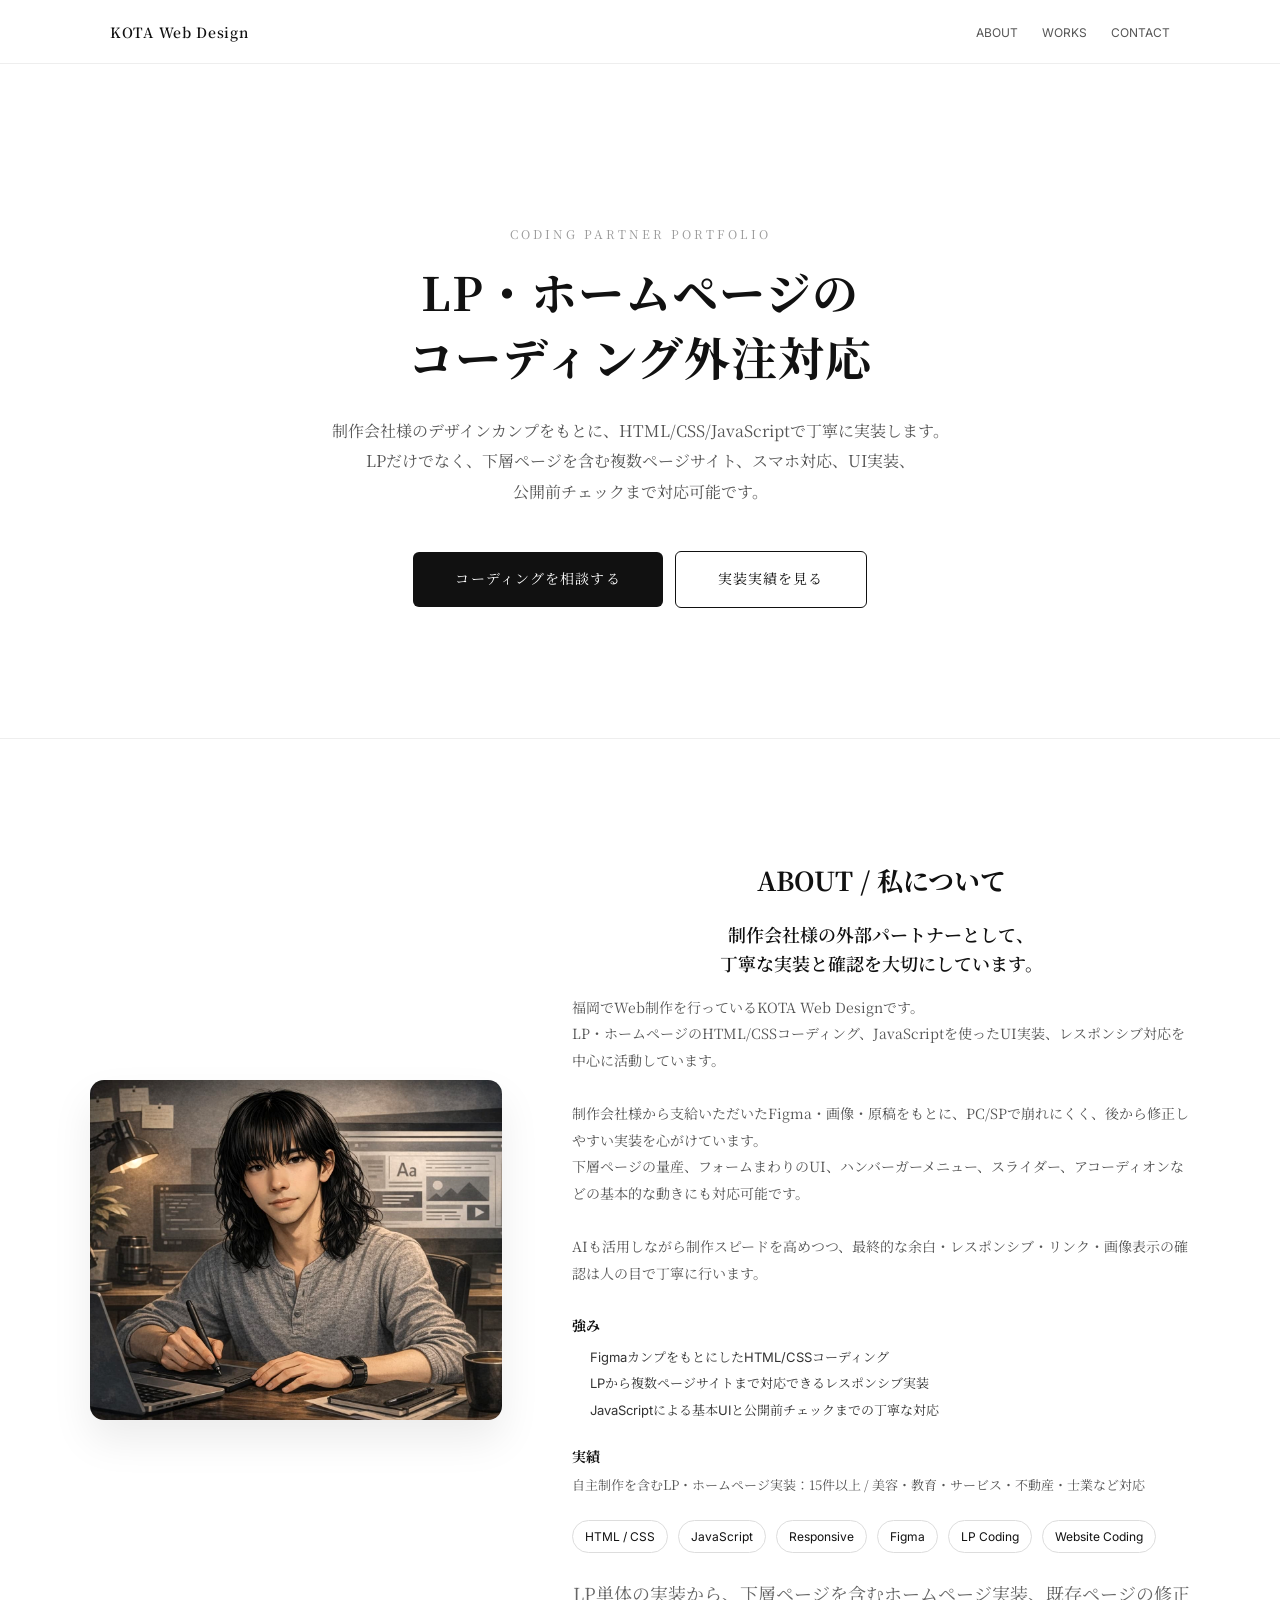
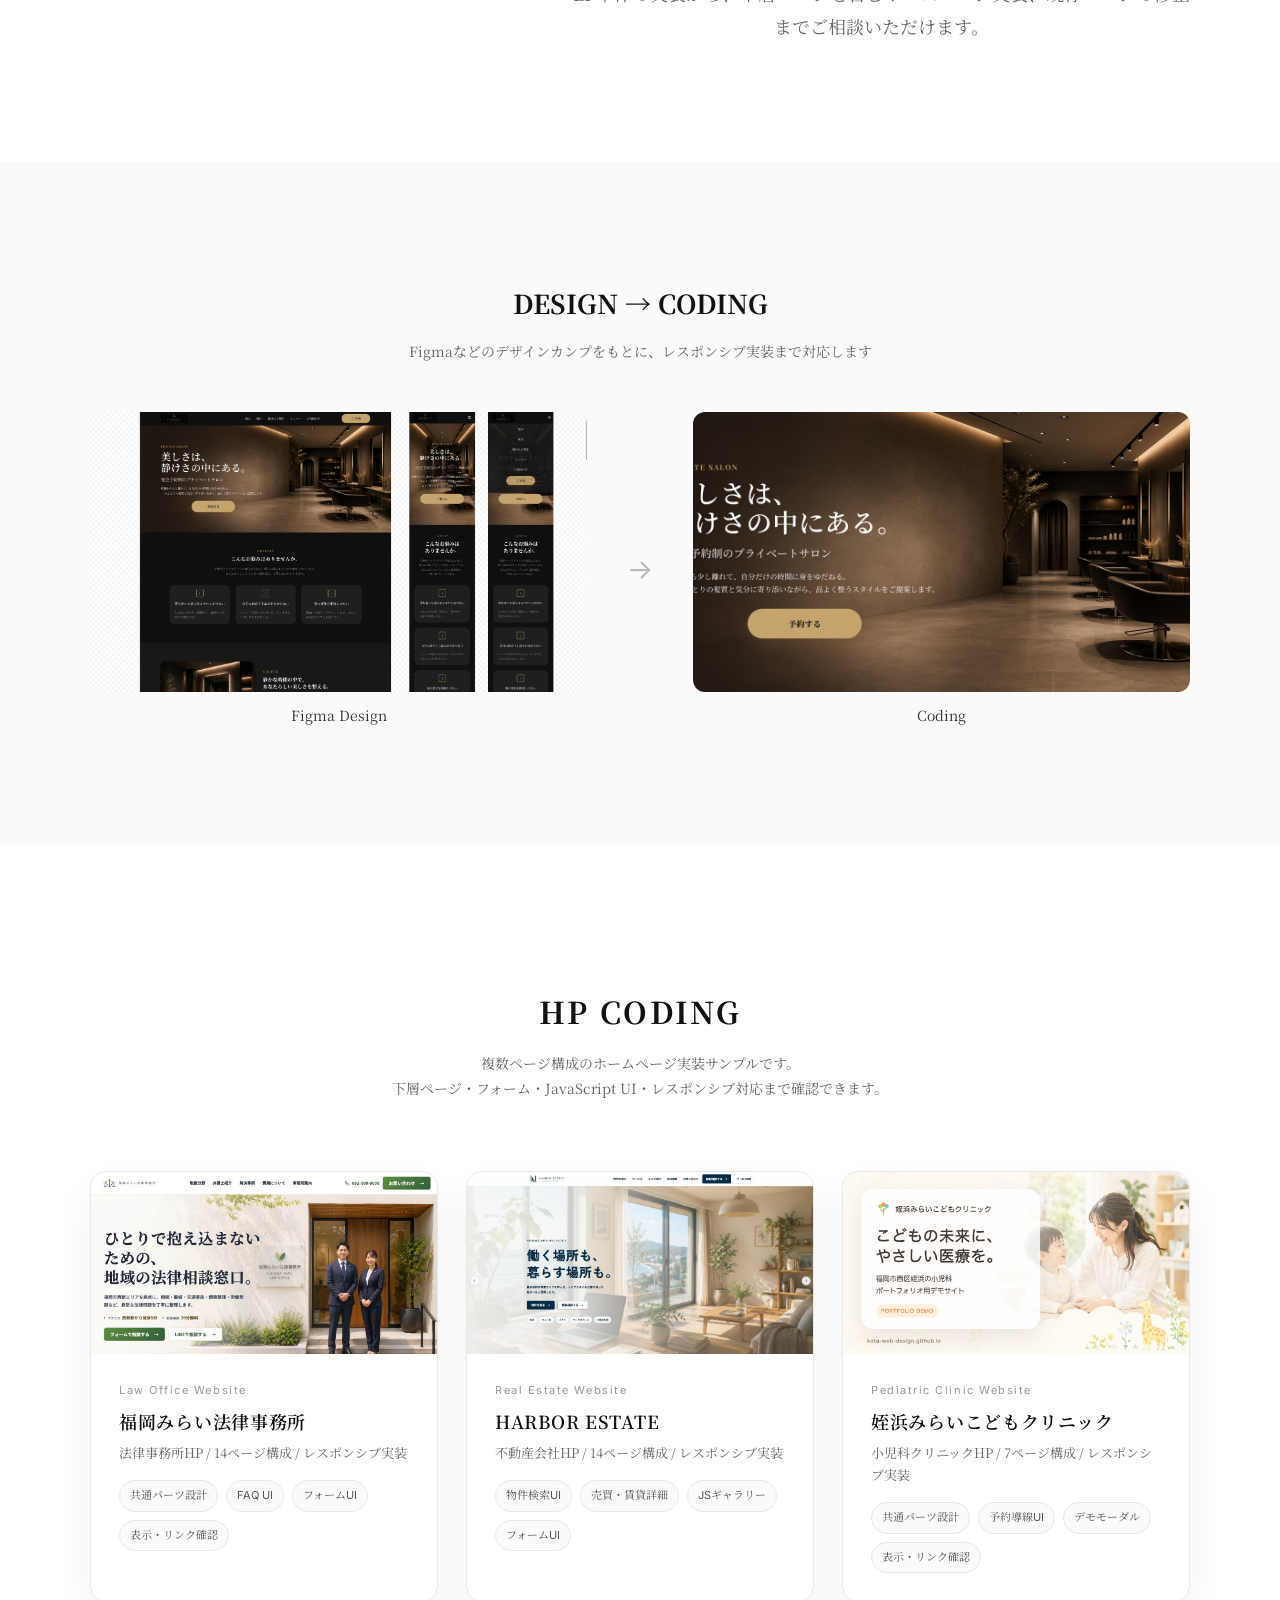
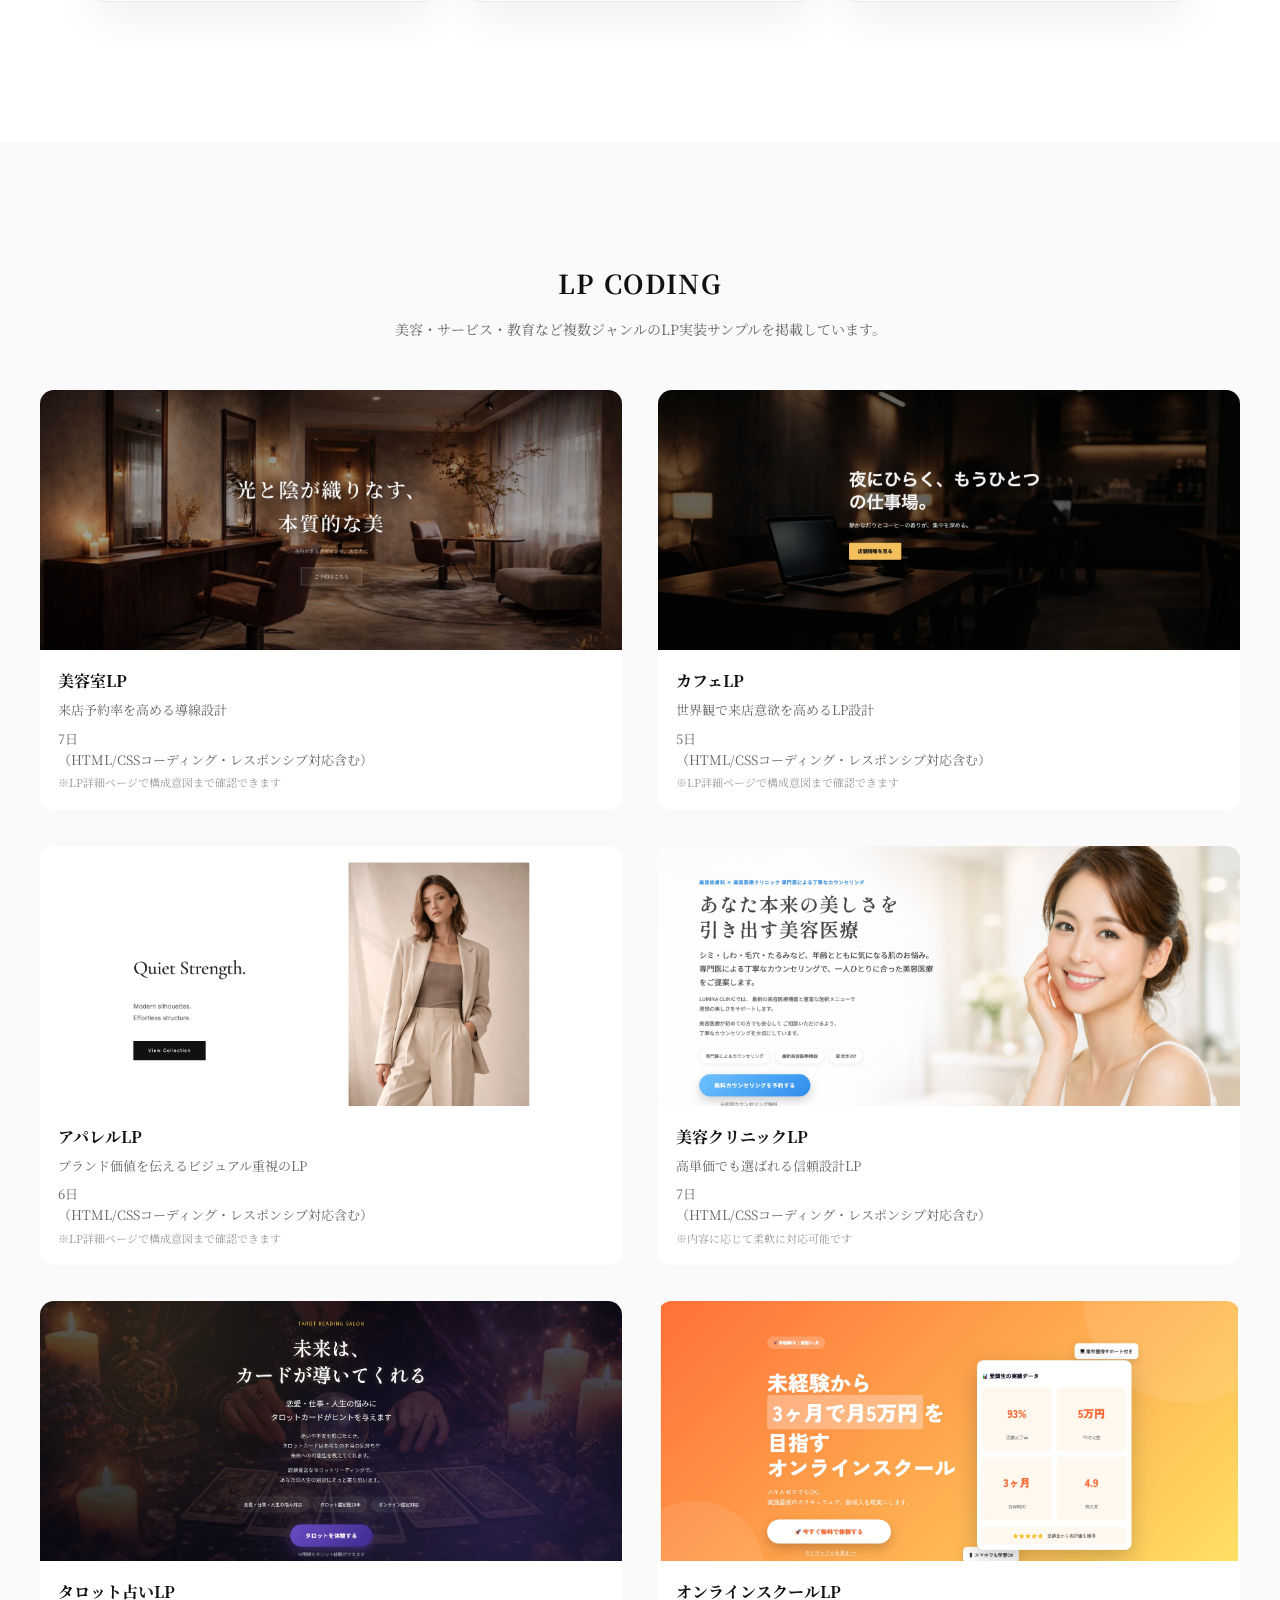
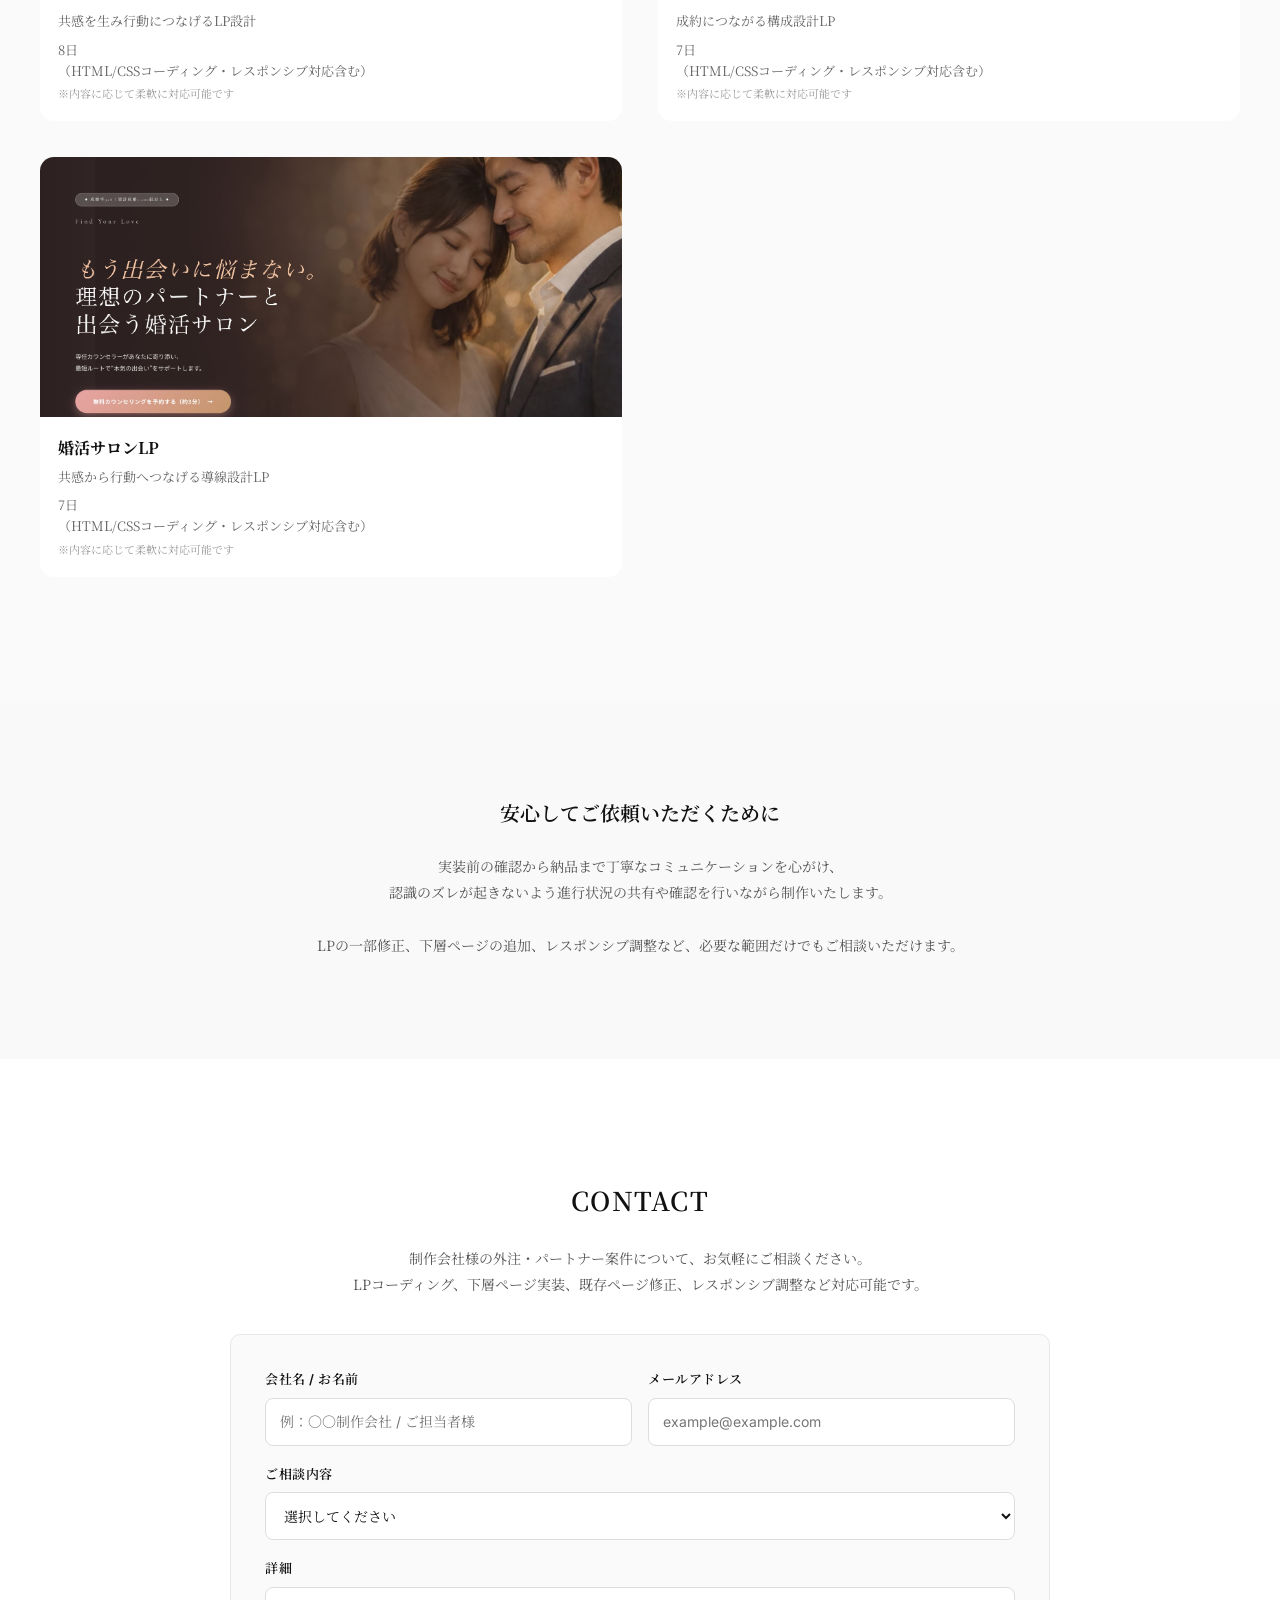
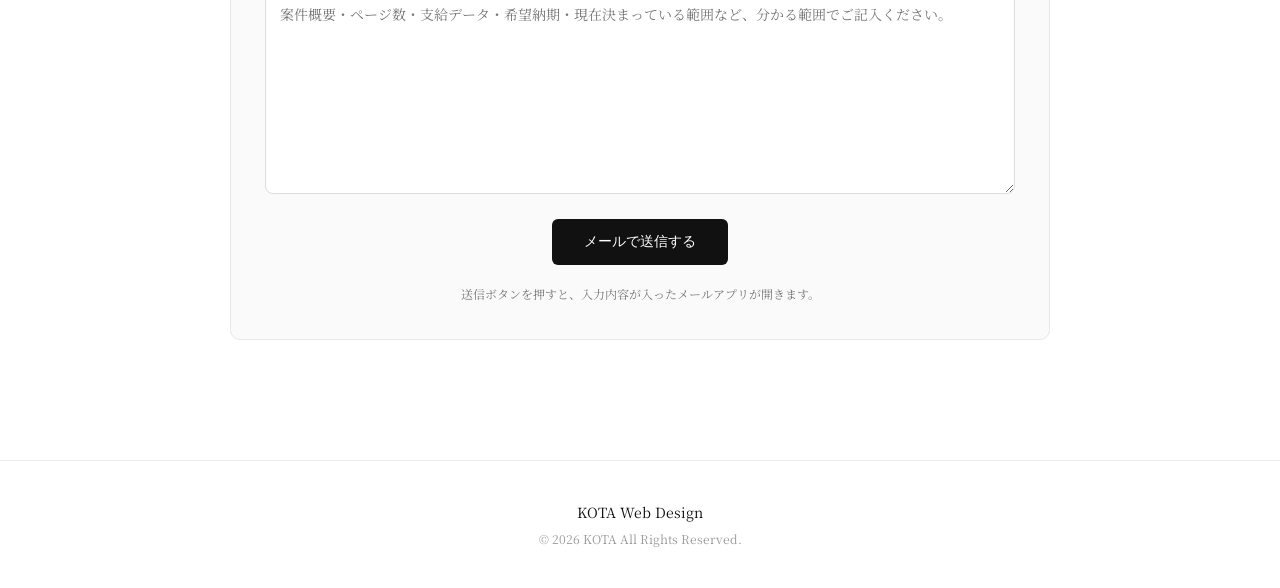
<file: index.html>
<!doctype html>
<html lang="ja">
  <head>
    <meta charset="UTF-8" />
    <meta name="viewport" content="width=device-width, initial-scale=1.0" />

    <!-- SEO -->
    <title>LP・ホームページのコーディング外注対応 | KOTA Web Design</title>

    <meta
      name="description"
      content="制作会社様向けに、LP・複数ページサイトのHTML/CSS/JavaScriptコーディング、レスポンシブ対応、公開前チェックまで対応します。"
    />

    <!-- OGP（SNSシェア用） -->
    <meta
      property="og:title"
      content="KOTA Web Design｜コーディング外注対応ポートフォリオ"
    />
    <meta
      property="og:description"
      content="LP・ホームページのレスポンシブコーディング、下層ページ実装、JavaScript UIまで対応する制作会社様向けポートフォリオ。"
    />
    <meta property="og:type" content="website" />
    <meta
      property="og:url"
      content="https://kota-web-design.github.io/coding-partner-portfolio/"
    />
    <meta
      property="og:image"
      content="https://kota-web-design.github.io/coding-partner-portfolio/img/ogp.jpg"
    />

    <!-- Twitter -->
    <meta name="twitter:card" content="summary_large_image" />

    <!-- CSS -->
    <link rel="stylesheet" href="style.css?v=20260630-1" />

    <!-- フォント -->
    <link rel="preconnect" href="https://fonts.googleapis.com" />
    <link rel="preconnect" href="https://fonts.gstatic.com" crossorigin />

    <link
      href="https://fonts.googleapis.com/css2?family=Inter:wght@300;400;500;600&family=Noto+Serif+JP:wght@400;500&display=swap"
      rel="stylesheet"
    />

    <!-- ファビコン -->
    <link rel="icon" href="img/favicon.ico" sizes="64x64" type="image/png" />
  </head>
  <body>
    <header class="header">
      <div class="header__inner">
        <!-- ロゴ -->
        <p class="header__logo">
          <a href="index.html">KOTA Web Design</a>
        </p>

        <!-- ハンバーガー -->
        <button
          class="header__toggle"
          type="button"
          aria-label="メニュー開閉"
          aria-expanded="false"
          aria-controls="globalNav"
        >
          <span></span>
          <span></span>
          <span></span>
        </button>

        <!-- ナビ -->
        <nav
          class="header__nav"
          id="globalNav"
          aria-label="グローバルナビゲーション"
        >
          <ul>
            <li><a href="#about">ABOUT</a></li>
            <li><a href="#works">WORKS</a></li>
            <li><a href="#contact">CONTACT</a></li>
          </ul>
        </nav>
      </div>
    </header>

    <main>
      <section class="fv">
        <div class="fv__inner">
          <p class="fv__lead">CODING PARTNER PORTFOLIO</p>

          <h1 class="fv__title">
            LP・ホームページの<br />
            コーディング外注対応
          </h1>

          <p class="fv__text">
            制作会社様のデザインカンプをもとに、<br
              class="sp-only"
            />HTML/CSS/JavaScriptで丁寧に実装します。<br />
            LPだけでなく、下層ページを含む複数ページサイト、スマホ対応、UI実装、<br
              class="pc-only"
            />公開前チェック<br class="sp-only" />まで対応可能です。
          </p>

          <div class="fv__cta">
            <a href="#contact" class="btn-primary"> コーディングを相談する </a>
            <a href="#works" class="btn-secondary"> 実装実績を見る </a>
          </div>
        </div>
      </section>

      <!------------- About -------------->

      <section id="about" class="about">
        <div class="about__inner">
          <!-- 左：イラスト -->
          <div class="about__img">
            <img
              src="img/profile.jpg"
              alt="KOTA Web Design こうたのプロフィールイラスト"
              loading="lazy"
            />
          </div>

          <!-- 右：テキスト -->
          <div class="about__content">
            <h2 class="about__title">ABOUT / 私について</h2>

            <p class="about__lead">
              制作会社様の外部パートナーとして、<br />丁寧な実装と確認を大切にしています。
            </p>

            <p class="about__text">
              福岡でWeb制作を行っているKOTA Web Designです。<br />
              LP・ホームページのHTML/CSSコーディング、JavaScriptを使ったUI実装、レスポンシブ対応を中心に活動しています。<br /><br />

              制作会社様から支給いただいたFigma・画像・原稿をもとに、PC/SPで崩れにくく、後から修正しやすい実装を心がけています。<br />
              下層ページの量産、フォームまわりのUI、ハンバーガーメニュー、スライダー、アコーディオンなどの基本的な動きにも対応可能です。<br /><br />

              AIも活用しながら制作スピードを高めつつ、最終的な余白・レスポンシブ・リンク・画像表示の確認は人の目で丁寧に行います。
            </p>

            <!-- 強み -->
            <div class="about__strength">
              <h3>強み</h3>
              <ul>
                <li>FigmaカンプをもとにしたHTML/CSSコーディング</li>
                <li>LPから複数ページサイトまで対応できるレスポンシブ実装</li>
                <li>JavaScriptによる基本UIと公開前チェックまでの丁寧な対応</li>
              </ul>
            </div>

            <!-- 実績 -->
            <div class="about__data">
              <h3>実績</h3>
              <p>
                自主制作を含むLP・ホームページ実装：15件以上 /
                美容・教育・サービス・不動産・士業など対応
              </p>
            </div>

            <!-- スキル -->
            <ul class="about__skills">
              <li>HTML / CSS</li>
              <li>JavaScript</li>
              <li>Responsive</li>
              <li>Figma</li>
              <li>LP Coding</li>
              <li>Website Coding</li>
            </ul>

            <!-- スタンス -->
            <p class="about__note">
              LP単体の実装から、下層ページを含むホームページ実装、既存ページの修正までご相談いただけます。
            </p>
          </div>
        </div>
      </section>

      <!------------- DESIGN → CODE -------------->

      <section class="flow">
        <div class="flow__inner">
          <h2 class="flow__title">DESIGN → CODING</h2>

          <p class="flow__lead">
            Figmaなどのデザインカンプをもとに、<br
              class="sp-only"
            />レスポンシブ実装まで対応します
          </p>

          <div class="flow__grid">
            <!-- Figma -->
            <a
              href="https://www.figma.com/design/ngQsk5LCOFToqk7Y4QgtPi/portfolio-hair-salon?m=auto&t=NcgxtEszSoe4qUZQ-6"
            >
              <div class="flow__img">
                <img
                  src="img/figma-sample.jpg"
                  alt="Figmaデザインカンプ"
                  loading="lazy"
                />
              </div>
              <p class="flow__label">Figma Design</p>
            </a>

            <div class="flow__arrow">→</div>

            <!-- コーディング -->
            <a
              href="https://kota-web-design.github.io/salon-prive-lp/"
              target="_blank"
              rel="noopener noreferrer"
              class="flow__card"
            >
              <div class="flow__img">
                <img
                  src="img/code-sample.jpg"
                  alt="コーディング実装サイト"
                  loading="lazy"
                />
              </div>
              <p class="flow__label">Coding</p>
            </a>
          </div>
        </div>
      </section>

      <!------------- WORKS -------------->
      <section id="works" class="works">
        <div class="works__inner">
          <h2 class="works__title">HP CODING</h2>

          <p class="works__lead">
            複数ページ構成のホームページ実装サンプルです。<br />
            下層ページ・フォーム・JavaScript
            UI・レスポンシブ対応まで確認できます。
          </p>

          <div class="works__grid">
            <!-- 法律事務所HP -->
            <a
              href="work-law.html"
              class="works__card works__card--featured works__card--law"
            >
              <div class="works__img">
                <img
                  src="img/work-law.jpg"
                  alt="法律事務所ホームページ 福岡みらい法律事務所のコーディング実績"
                  width="1200"
                  height="630"
                  loading="lazy"
                />
                <span class="works__link">詳細を見る →</span>
              </div>
              <div class="works__info">
                <span class="works__category">Law Office Website</span>
                <h3>福岡みらい法律事務所</h3>
                <p>法律事務所HP / 14ページ構成 / レスポンシブ実装</p>
                <ul class="works__tags" aria-label="実装内容">
                  <li>共通パーツ設計</li>
                  <li>FAQ UI</li>
                  <li>フォームUI</li>
                  <li>表示・リンク確認</li>
                </ul>
              </div>
            </a>

            <!-- 不動産会社HP -->
            <a
              href="work-harbor-estate.html"
              class="works__card works__card--featured"
            >
              <div class="works__img">
                <img
                  src="img/harbor-estate.jpg"
                  alt="不動産会社ホームページ HARBOR ESTATEのコーディング実績"
                  loading="lazy"
                />
                <span class="works__link">詳細を見る →</span>
              </div>
              <div class="works__info">
                <span class="works__category">Real Estate Website</span>
                <h3>HARBOR ESTATE</h3>
                <p>不動産会社HP / 14ページ構成 / レスポンシブ実装</p>
                <ul class="works__tags" aria-label="実装内容">
                  <li>物件検索UI</li>
                  <li>売買・賃貸詳細</li>
                  <li>JSギャラリー</li>
                  <li>フォームUI</li>
                </ul>
              </div>
            </a>

            <!-- 小児科クリニックHP -->
            <a
              href="work-pediatric-clinic.html"
              class="works__card works__card--featured"
            >
              <div class="works__img">
                <img
                  src="img/work-pediatric-clinic.png"
                  alt="小児科クリニックホームページ 姪浜みらいこどもクリニックのコーディング実績"
                  width="1200"
                  height="630"
                  loading="lazy"
                />
                <span class="works__link">詳細を見る →</span>
              </div>
              <div class="works__info">
                <span class="works__category">Pediatric Clinic Website</span>
                <h3>姪浜みらいこどもクリニック</h3>
                <p>小児科クリニックHP / 7ページ構成 / レスポンシブ実装</p>
                <ul class="works__tags" aria-label="実装内容">
                  <li>共通パーツ設計</li>
                  <li>予約導線UI</li>
                  <li>デモモーダル</li>
                  <li>表示・リンク確認</li>
                </ul>
              </div>
            </a>
          </div>
        </div>
      </section>
      <!------------- LP -------------->

      <section class="lp">
        <div class="lp__inner">
          <h2 class="lp__title">LP CODING</h2>

          <p class="lp__lead">
            美容・サービス・教育など複数ジャンルの<br
              class="sp-only"
            />LP実装サンプルを掲載しています。
          </p>

          <div class="lp__grid">
            <!-- 美容室 -->
            <a
              href="work-hair.html"
              target="_blank"
              rel="noopener noreferrer"
              class="lp__card"
            >
              <div class="lp__img">
                <img
                  src="img/work-hair.jpg"
                  alt="美容室LP制作事例"
                  loading="lazy"
                />
              </div>
              <div class="lp__info">
                <h3>美容室LP</h3>
                <p>来店予約率を高める導線設計</p>

                <p class="lp__meta">
                  7日<br />
                  （HTML/CSSコーディング・レスポンシブ対応含む）<br />
                  <span class="lp__note"
                    >※LP詳細ページで構成意図まで確認できます</span
                  >
                </p>
              </div>
            </a>

            <!-- カフェ -->
            <a
              href="work-cafe.html"
              target="_blank"
              rel="noopener noreferrer"
              class="lp__card"
            >
              <div class="lp__img">
                <img
                  src="img/work-cafe.jpg"
                  alt="カフェLP制作事例"
                  loading="lazy"
                />
              </div>
              <div class="lp__info">
                <h3>カフェLP</h3>
                <p>世界観で来店意欲を高めるLP設計</p>

                <p class="lp__meta">
                  5日<br />
                  （HTML/CSSコーディング・レスポンシブ対応含む）<br />
                  <span class="lp__note"
                    >※LP詳細ページで構成意図まで確認できます</span
                  >
                </p>
              </div>
            </a>

            <!-- アパレル -->
            <a
              href="work-apparel.html"
              target="_blank"
              rel="noopener noreferrer"
              class="lp__card"
            >
              <div class="lp__img">
                <img
                  src="img/work-apparel.jpg"
                  alt="アパレルLP制作事例"
                  loading="lazy"
                />
              </div>
              <div class="lp__info">
                <h3>アパレルLP</h3>
                <p>ブランド価値を伝えるビジュアル重視のLP</p>

                <p class="lp__meta">
                  6日<br />
                  （HTML/CSSコーディング・レスポンシブ対応含む）<br />
                  <span class="lp__note"
                    >※LP詳細ページで構成意図まで確認できます</span
                  >
                </p>
              </div>
            </a>

            <!-- 美容クリニック -->
            <a
              href="lp-beauty-clinic.html"
              target="_blank"
              rel="noopener noreferrer"
              class="lp__card"
            >
              <div class="lp__img">
                <img
                  src="img/lp-clinic.jpg"
                  alt="美容クリニックLP"
                  loading="lazy"
                />
              </div>
              <div class="lp__info">
                <h3>美容クリニックLP</h3>
                <p>高単価でも選ばれる信頼設計LP</p>

                <p class="lp__meta">
                  7日<br />
                  （HTML/CSSコーディング・レスポンシブ対応含む）<br />
                  <span class="lp__note">※内容に応じて柔軟に対応可能です</span>
                </p>
              </div>
            </a>

            <!-- タロット -->
            <a
              href="lp-tarot.html"
              target="_blank"
              rel="noopener noreferrer"
              class="lp__card"
            >
              <div class="lp__img">
                <img
                  src="img/lp-tarot.jpg"
                  alt="タロット占いLP"
                  loading="lazy"
                />
              </div>
              <div class="lp__info">
                <h3>タロット占いLP</h3>
                <p>共感を生み行動につなげるLP設計</p>

                <p class="lp__meta">
                  8日<br />
                  （HTML/CSSコーディング・レスポンシブ対応含む）<br />
                  <span class="lp__note">※内容に応じて柔軟に対応可能です</span>
                </p>
              </div>
            </a>

            <!-- スクール -->
            <a
              href="lp-online-school.html"
              target="_blank"
              rel="noopener noreferrer"
              class="lp__card"
            >
              <div class="lp__img">
                <img
                  src="img/lp-school.jpg"
                  alt="オンラインスクールLP"
                  loading="lazy"
                />
              </div>
              <div class="lp__info">
                <h3>オンラインスクールLP</h3>
                <p>成約につながる構成設計LP</p>

                <p class="lp__meta">
                  7日<br />
                  （HTML/CSSコーディング・レスポンシブ対応含む）<br />
                  <span class="lp__note">※内容に応じて柔軟に対応可能です</span>
                </p>
              </div>
            </a>

            <!-- 婚活 -->
            <a
              href="lp-marriage.html"
              target="_blank"
              rel="noopener noreferrer"
              class="lp__card"
            >
              <div class="lp__img">
                <img
                  src="img/lp-marriage.jpg"
                  alt="婚活サロンLP"
                  loading="lazy"
                />
              </div>
              <div class="lp__info">
                <h3>婚活サロンLP</h3>
                <p>共感から行動へつなげる導線設計LP</p>

                <p class="lp__meta">
                  7日<br />
                  （HTML/CSSコーディング・レスポンシブ対応含む）<br />
                  <span class="lp__note">※内容に応じて柔軟に対応可能です</span>
                </p>
              </div>
            </a>
          </div>
        </div>
      </section>

      <!------------- TRUST -------------->

      <section class="trust">
        <div class="trust__inner">
          <h2 class="trust__title">安心してご依頼いただくために</h2>

          <p class="trust__text">
            実装前の確認から納品まで丁寧なコミュニケーションを心がけ、<br
              class="pc-only"
            />
            認識のズレが起きないよう進行状況の共有や確認を<br
              class="sp-only"
            />行いながら制作いたします。<br /><br />

            LPの一部修正、下層ページの追加、レスポンシブ調整など、必要な範囲だけでもご相談いただけます。
          </p>
        </div>
      </section>

      <!------------- Contact -------------->
      <section id="contact" class="contact">
        <div class="contact__inner">
          <h2 class="contact__title">CONTACT</h2>

          <p class="contact__text">
            制作会社様の外注・パートナー案件について、お気軽にご相談ください。<br />
            LPコーディング、下層ページ実装、既存ページ修正、レスポンシブ調整など対応可能です。
          </p>

          <form class="contact__form" id="contactForm">
            <div class="contact__grid">
              <label class="contact__field">
                <span>会社名 / お名前</span>
                <input
                  type="text"
                  name="name"
                  placeholder="例：〇〇制作会社 / ご担当者様"
                  required
                />
              </label>

              <label class="contact__field">
                <span>メールアドレス</span>
                <input
                  type="email"
                  name="email"
                  placeholder="example@example.com"
                  required
                />
              </label>
            </div>

            <label class="contact__field">
              <span>ご相談内容</span>
              <select name="type" required>
                <option value="">選択してください</option>
                <option value="LPコーディング">LPコーディング</option>
                <option value="複数ページサイト実装">
                  複数ページサイト実装
                </option>
                <option value="下層ページ追加・量産">
                  下層ページ追加・量産
                </option>
                <option value="既存ページ修正">既存ページ修正</option>
                <option value="レスポンシブ調整">レスポンシブ調整</option>
                <option value="その他">その他</option>
              </select>
            </label>

            <label class="contact__field">
              <span>詳細</span>
              <textarea
                name="message"
                rows="7"
                placeholder="案件概要・ページ数・支給データ・希望納期・現在決まっている範囲など、分かる範囲でご記入ください。"
                required
              ></textarea>
            </label>

            <div class="contact__actions">
              <button type="submit" class="contact__btn">
                メールで送信する
              </button>
            </div>

            <p class="contact__note">
              送信ボタンを押すと、<br
                class="sp-only"
              />入力内容が入ったメールアプリが開きます。
            </p>
          </form>
        </div>
      </section>
    </main>

    <!------------- Footer -------------->
    <footer class="footer">
      <div class="footer__inner">
        <p class="footer__name">KOTA Web Design</p>

        <p class="footer__copy">© 2026 KOTA All Rights Reserved.</p>
      </div>
    </footer>

    <script src="script.js?v=20260619-4"></script>
  </body>
</html>
</file>
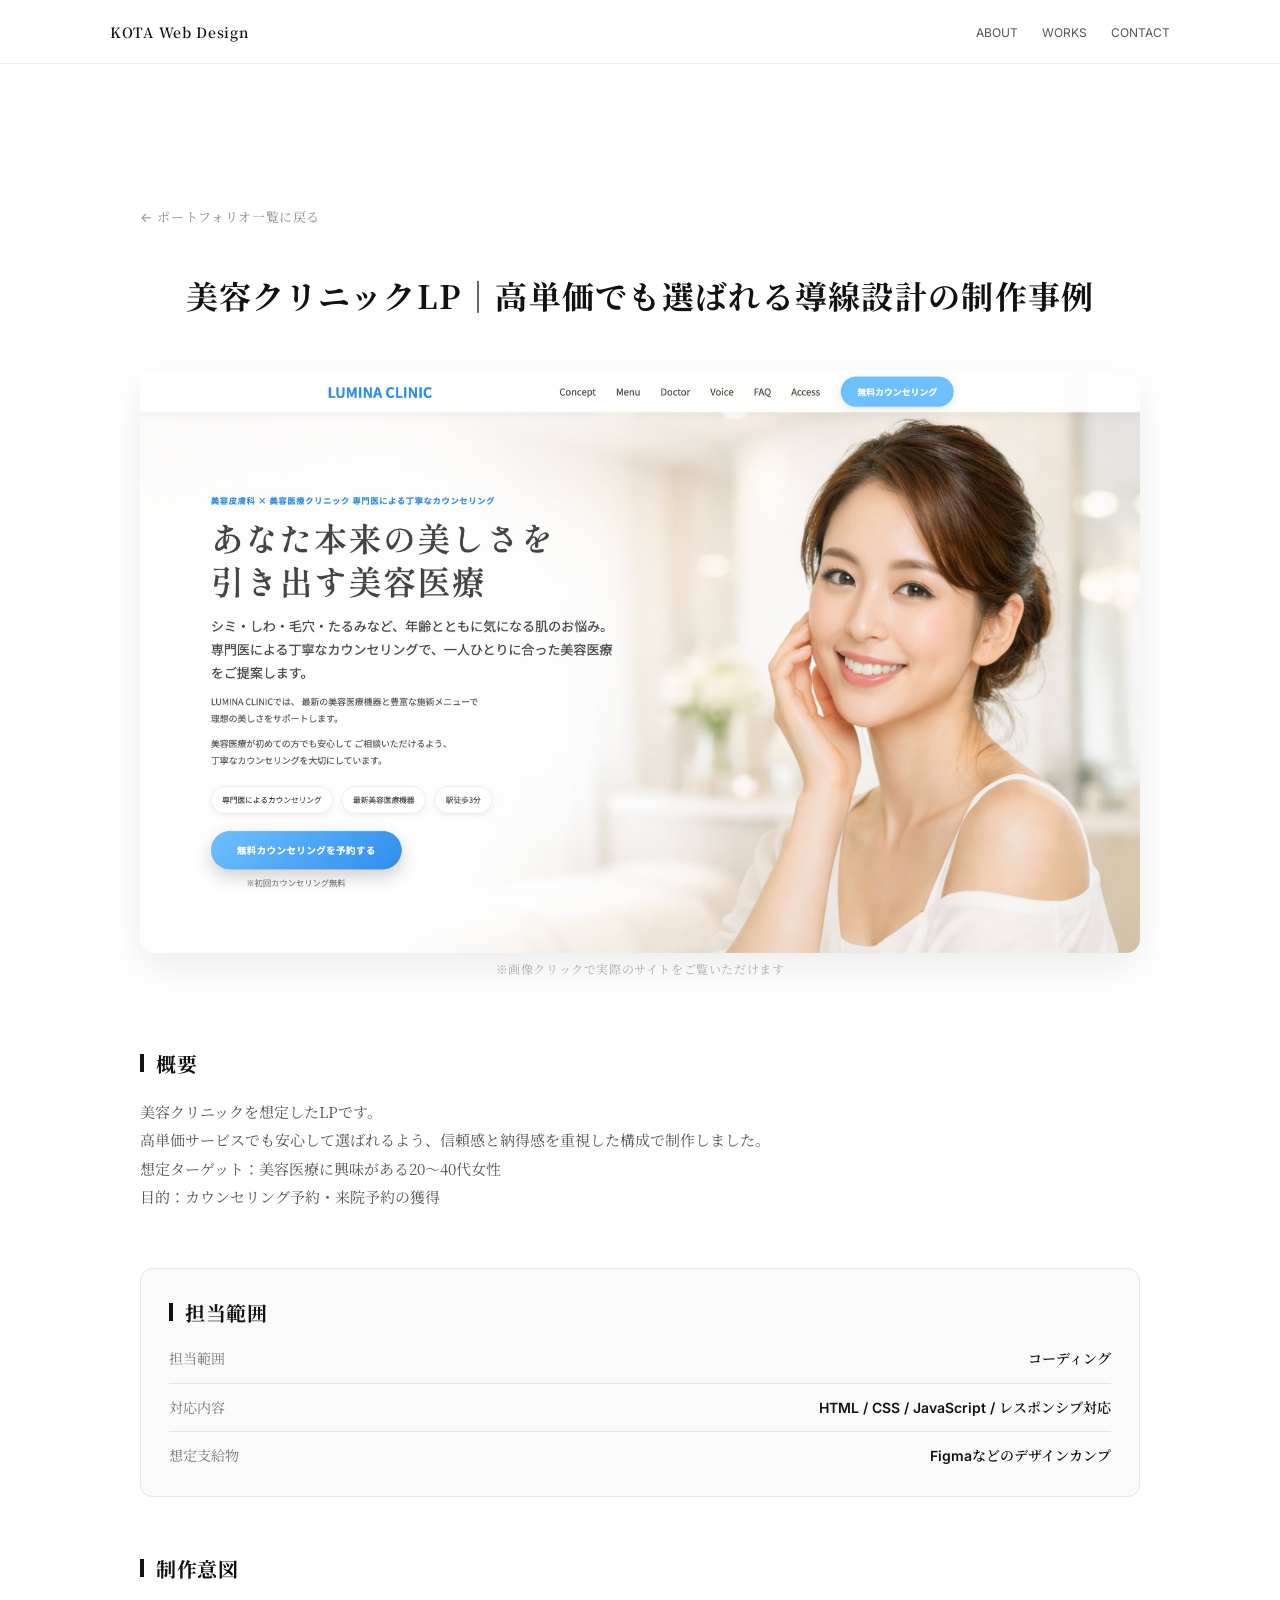
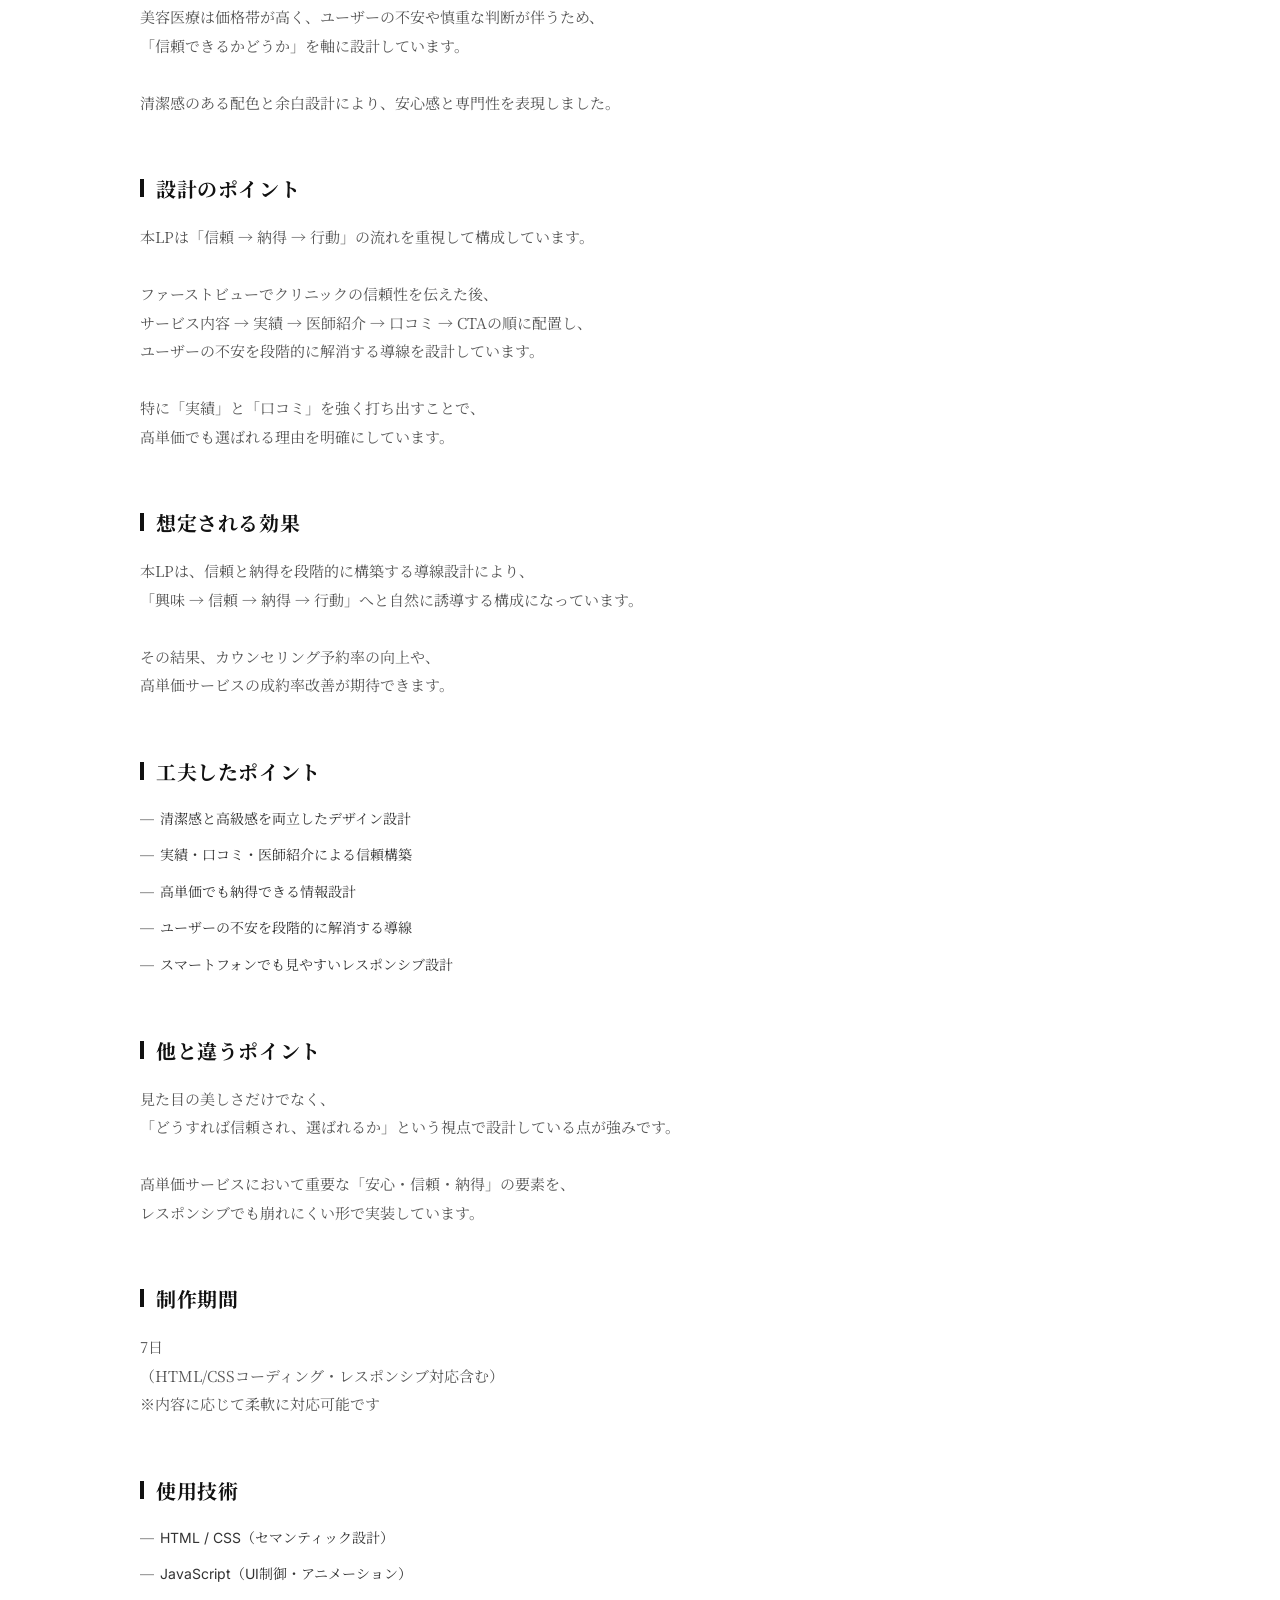
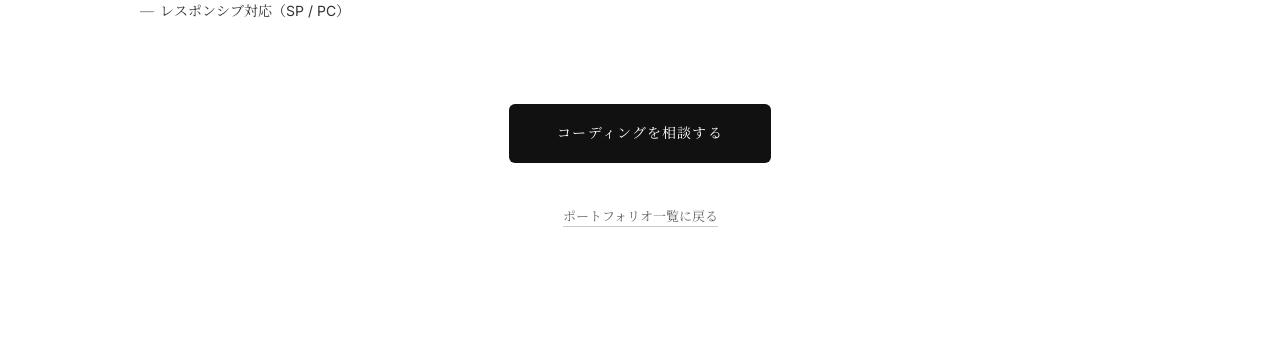
<file: lp-beauty-clinic.html>
<!DOCTYPE html>
<html lang="ja">
<head>
  <meta charset="UTF-8">
  <meta name="viewport" content="width=device-width, initial-scale=1.0">

  <!-- SEO -->
  <title>美容クリニックLP制作事例 | KOTA Web Design</title>
  <meta name="description" content="美容クリニックLPの制作事例。スマホで見やすいLP制作の事例を紹介しています。">

  <!-- OGP -->
  <meta property="og:title" content="美容クリニックLP制作事例 | KOTA Web Design">
  <meta property="og:description" content="スマホで見やすい導線設計を意識した美容クリニックLPの制作事例。">
  <meta property="og:type" content="article">
  <meta property="og:url" content="https://kota-web-design.github.io/coding-partner-portfolio/lp-beauty-clinic.html">
  <meta property="og:image" content="https://kota-web-design.github.io/coding-partner-portfolio/img/lp-clinic.jpg">

  <!-- favicon -->
  <link rel="icon" href="img/favicon.ico" sizes="64x64" type="image/x-icon">

  <!-- CSS -->
  <link rel="stylesheet" href="style.css?v=20260619-4">

  <!-- フォント -->
  <link rel="preconnect" href="https://fonts.googleapis.com">
  <link rel="preconnect" href="https://fonts.gstatic.com" crossorigin>
  <link href="https://fonts.googleapis.com/css2?family=Inter:wght@300;400;500;600&family=Noto+Serif+JP:wght@400;500&display=swap" rel="stylesheet">
</head>

<body>

<header class="header">
  <div class="header__inner">

    <!-- ロゴ -->
    <p class="header__logo">
      <a href="index.html">KOTA Web Design</a>
    </p>

    <!-- ハンバーガー -->
    <button class="header__toggle" type="button" aria-label="メニュー開閉" aria-expanded="false" aria-controls="globalNav">
      <span></span>
      <span></span>
      <span></span>
    </button>

    <!-- ナビ -->
    <nav class="header__nav" id="globalNav" aria-label="グローバルナビゲーション">
      <ul>
        <li><a href="index.html#about">ABOUT</a></li>
        <li><a href="index.html#works">WORKS</a></li>
        <li><a href="index.html#contact">CONTACT</a></li>
      </ul>
    </nav>

  </div>
</header>
<!-- ================= MAIN ================= -->
<main>

<section class="work">

  <div class="work__inner">

        <div class="work__back">
  <a href="index.html">← ポートフォリオ一覧に戻る</a>
</div>

    <!-- タイトル -->
<h1 class="work__title">
  美容クリニックLP｜高単価でも選ばれる導線設計の制作事例
</h1>

    <!-- サムネ -->
    <div class="work__img">
      <a href="https://kota-web-design.github.io/beauty-clinic-lp-template/" target="_blank" rel="noopener noreferrer">
        <img src="img/lp-clinic.jpg" alt="美容クリニックのLP制作事例" loading="lazy">
      </a>
      <p class="work__link-note">
        ※画像クリックで実際のサイトをご覧いただけます
      </p>
    </div>

    <!-- 概要 -->
<div class="work__block">
  <h2 class="work__heading">概要</h2>
  <p class="work__text">
    美容クリニックを想定したLPです。<br>
    高単価サービスでも安心して選ばれるよう、信頼感と納得感を重視した構成で制作しました。
  </p>

  <p>
    想定ターゲット：美容医療に興味がある20〜40代女性<br>
    目的：カウンセリング予約・来院予約の獲得
  </p>
</div>

    <!-- 担当範囲 -->
    <div class="work__block work__scope">
      <h2 class="work__heading">担当範囲</h2>
      <ul class="work__scope-list">
        <li><span>担当範囲</span><strong>コーディング</strong></li>
        <li><span>対応内容</span><strong>HTML / CSS / JavaScript / レスポンシブ対応</strong></li>
        <li><span>想定支給物</span><strong>Figmaなどのデザインカンプ</strong></li>
      </ul>
    </div>

    <!-- 制作意図 -->
    <div class="work__block">
      <h2 class="work__heading">制作意図</h2>
      <p class="work__text">
        美容医療は価格帯が高く、ユーザーの不安や慎重な判断が伴うため、<br>
        「信頼できるかどうか」を軸に設計しています。<br><br>

        清潔感のある配色と余白設計により、安心感と専門性を表現しました。
      </p>
    </div>

    <!-- 設計 -->
    <div class="work__block">
      <h2 class="work__heading">設計のポイント</h2>
      <p class="work__text">
        本LPは「信頼 → 納得 → 行動」の流れを重視して構成しています。<br><br>

        ファーストビューでクリニックの信頼性を伝えた後、<br>
        サービス内容 → 実績 → 医師紹介 → 口コミ → CTAの順に配置し、<br>
        ユーザーの不安を段階的に解消する導線を設計しています。<br><br>

        特に「実績」と「口コミ」を強く打ち出すことで、<br>
        高単価でも選ばれる理由を明確にしています。
      </p>
    </div>

    <div class="work__block">
  <h2 class="work__heading">想定される効果</h2>
  <p class="work__text">
    本LPは、信頼と納得を段階的に構築する導線設計により、<br>
    「興味 → 信頼 → 納得 → 行動」へと自然に誘導する構成になっています。<br><br>

    その結果、カウンセリング予約率の向上や、<br>
    高単価サービスの成約率改善が期待できます。
  </p>
</div>

    <!-- 工夫 -->
    <div class="work__block">
      <h2 class="work__heading">工夫したポイント</h2>
      <ul class="work__list">
        <li>清潔感と高級感を両立したデザイン設計</li>
        <li>実績・口コミ・医師紹介による信頼構築</li>
        <li>高単価でも納得できる情報設計</li>
        <li>ユーザーの不安を段階的に解消する導線</li>
        <li>スマートフォンでも見やすいレスポンシブ設計</li>
      </ul>
    </div>

    <!-- 差別化 -->
    <div class="work__block">
      <h2 class="work__heading">他と違うポイント</h2>
      <p class="work__text">
        見た目の美しさだけでなく、<br>
        「どうすれば信頼され、選ばれるか」という視点で設計している点が強みです。<br><br>

        高単価サービスにおいて重要な「安心・信頼・納得」の要素を、<br>
        レスポンシブでも崩れにくい形で実装しています。
      </p>
    </div>

    <!-- 制作期間 -->
    <div class="work__block">
      <h2 class="work__heading">制作期間</h2>
      <p class="work__text">
        7日<br>
        （HTML/CSSコーディング・レスポンシブ対応含む）<br>
        <span class="work__note">※内容に応じて柔軟に対応可能です</span>
      </p>
    </div>

    <!-- 技術 -->
    <div class="work__block">
      <h2 class="work__heading">使用技術</h2>
      <ul class="work__list">
<li>HTML / CSS（セマンティック設計）</li>
<li>JavaScript（UI制御・アニメーション）</li>
<li>レスポンシブ対応（SP / PC）</li>
      </ul>
    </div>

    <!-- CTA -->
    <div class="work__cta">
      <a href="index.html#contact">
        コーディングを相談する
      </a>
    </div>

            <div class="work__bottom-nav">
  <a href="index.html" class="work__back-btn">
    ポートフォリオ一覧に戻る
  </a>
</div>

  </div>

</section>

</main>
<script src="script.js?v=20260619-4"></script>
</body>
</html>
</file>
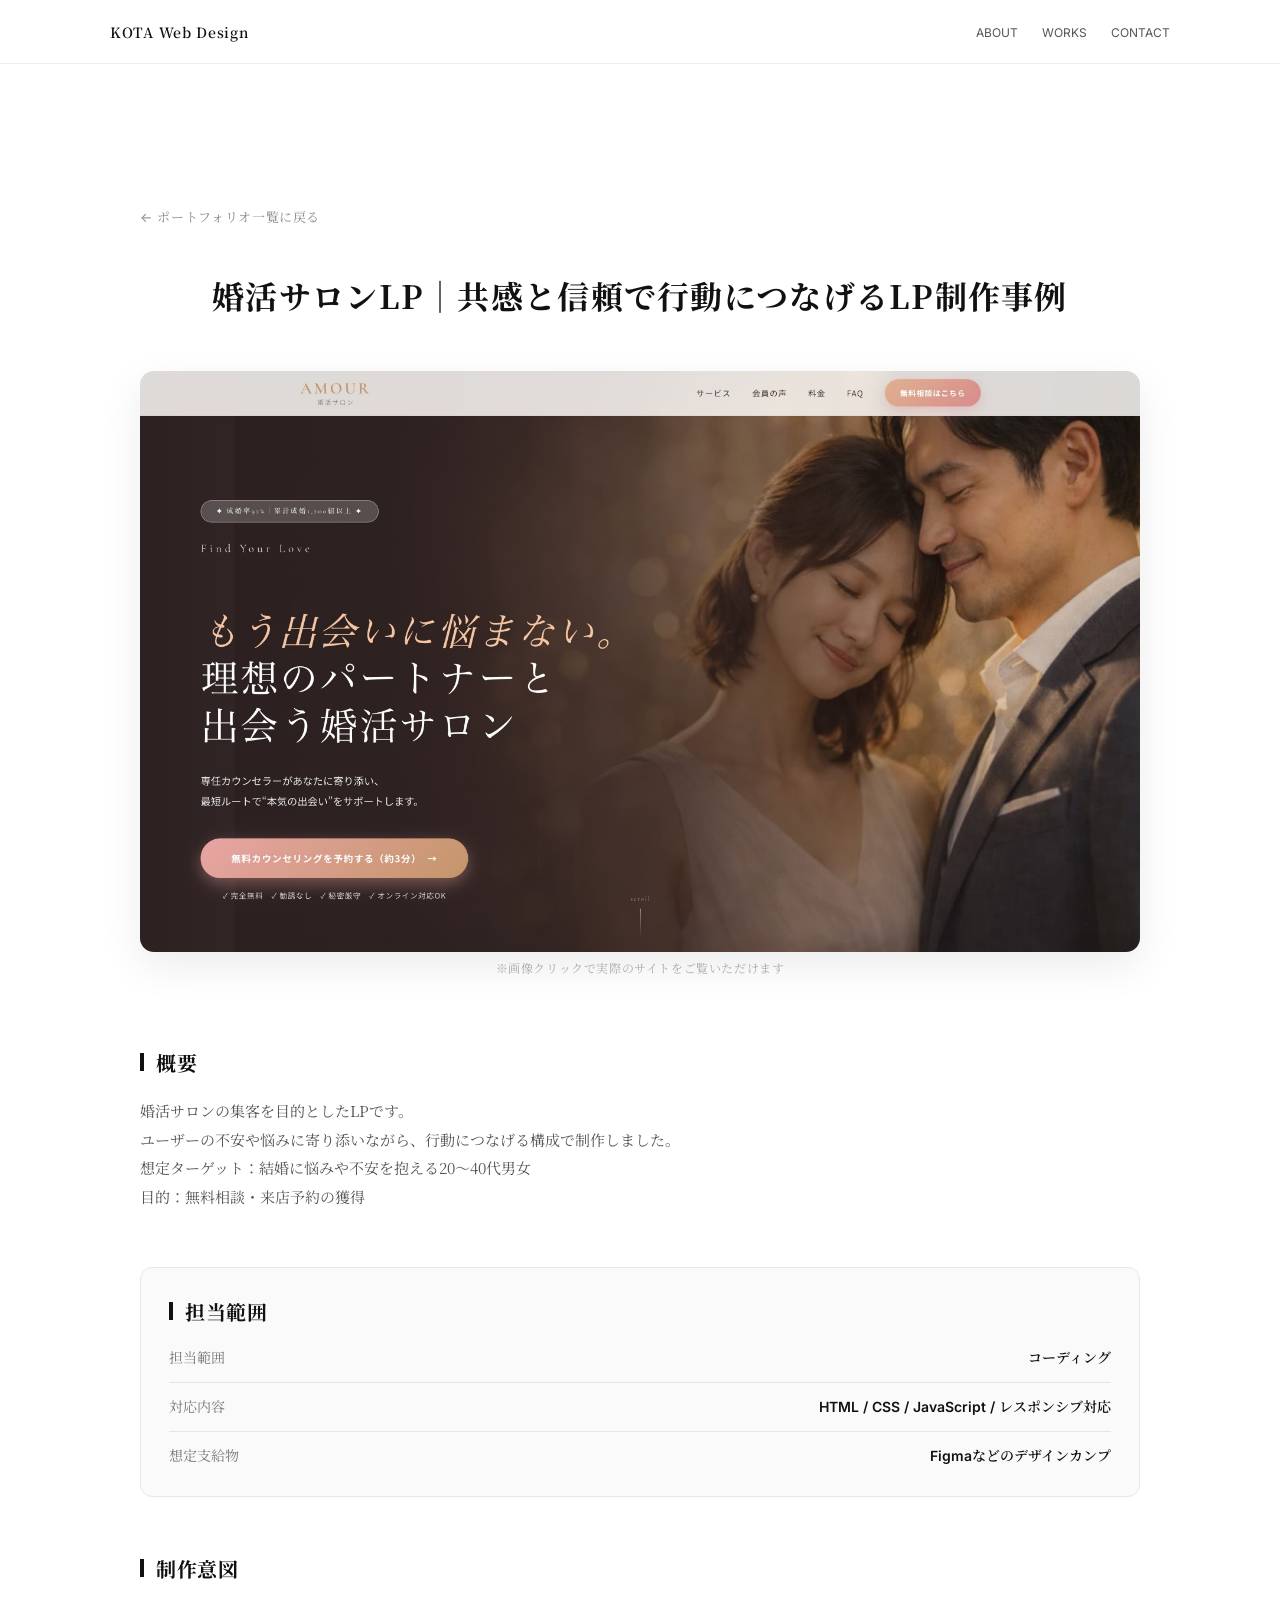
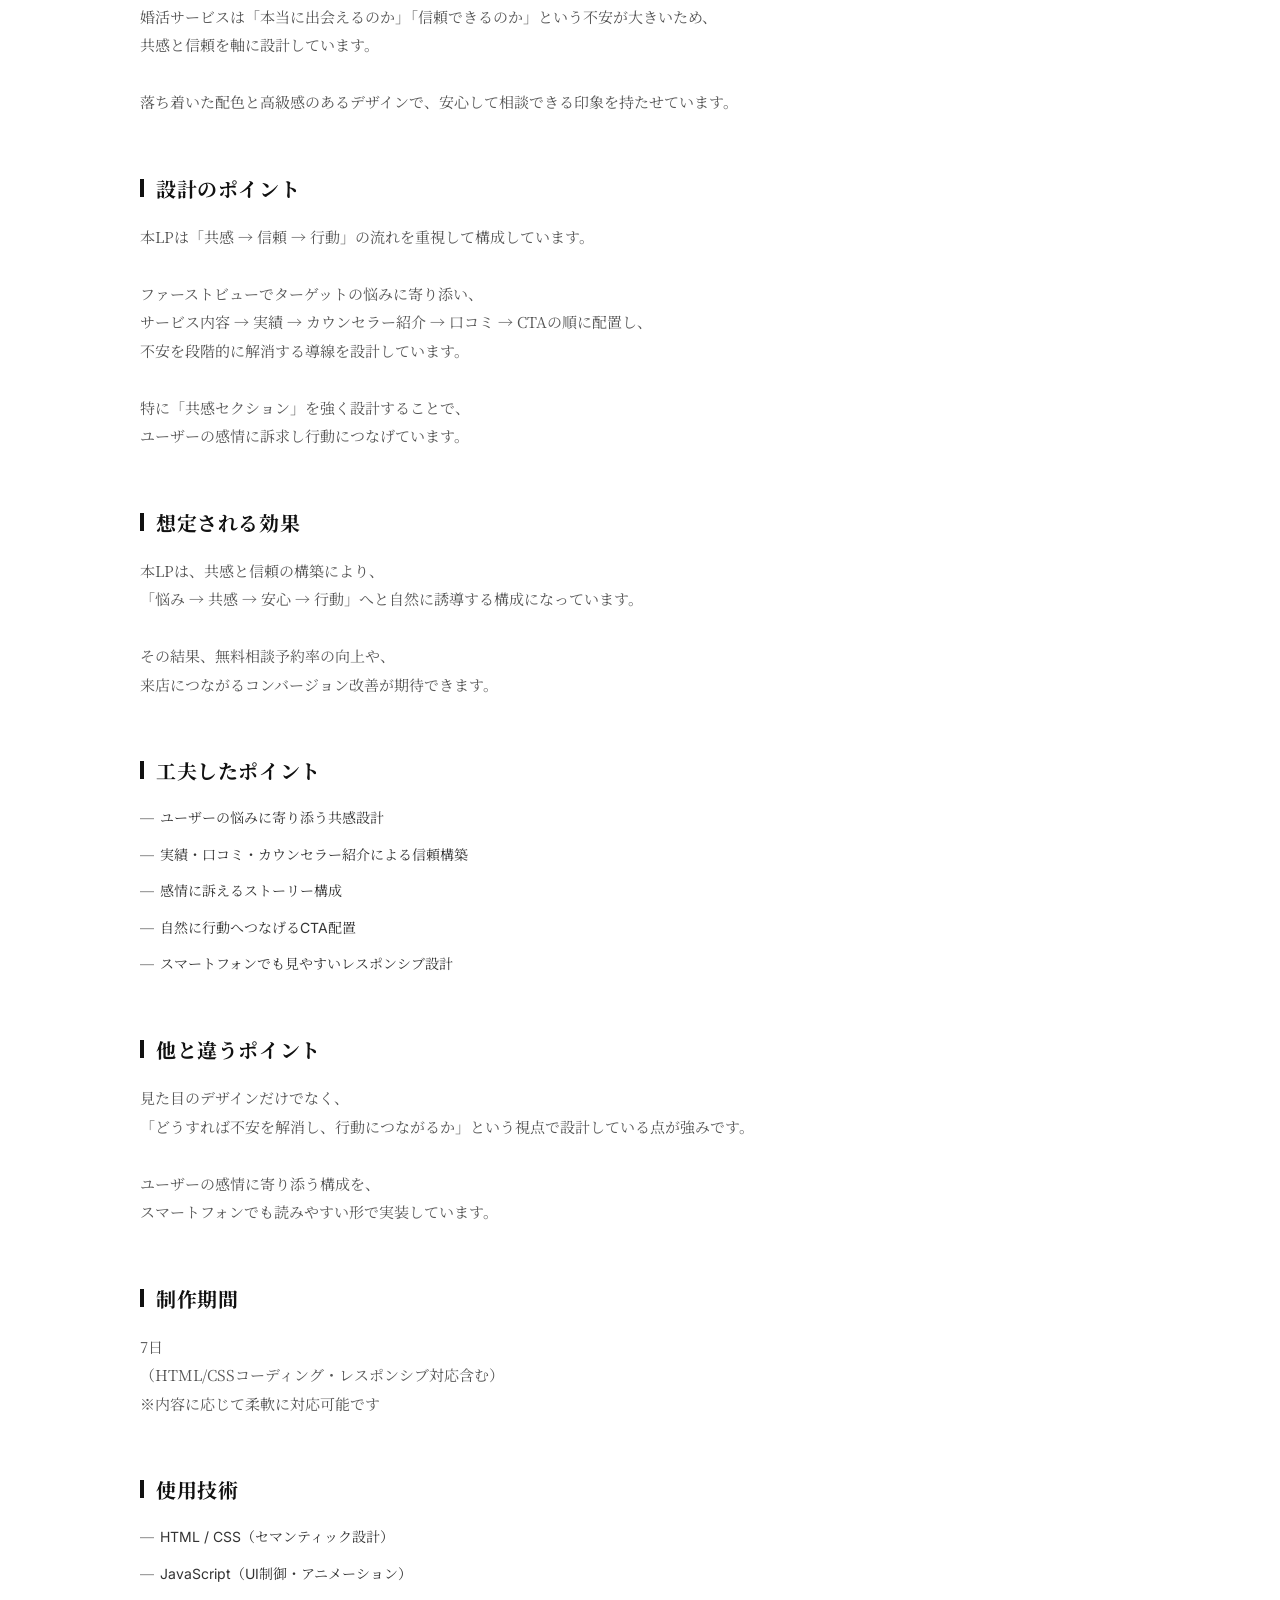
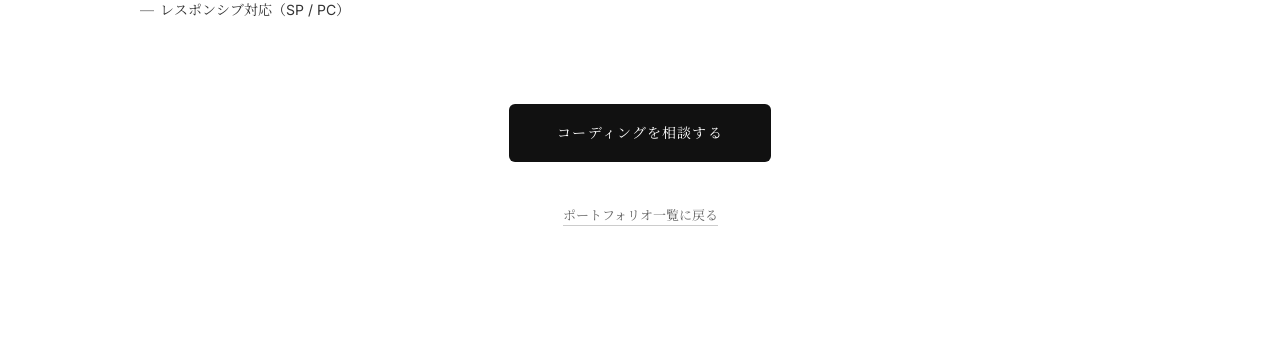
<file: lp-marriage.html>
<!DOCTYPE html>
<html lang="ja">
<head>
  <meta charset="UTF-8">
  <meta name="viewport" content="width=device-width, initial-scale=1.0">

  <!-- SEO -->
  <title>婚活サロンLP制作事例 | KOTA Web Design</title>
  <meta name="description" content="婚活サロンLPの制作事例。スマホで見やすいLP制作の事例を紹介しています。">

  <!-- OGP -->
  <meta property="og:title" content="婚活サロンLP制作事例 | KOTA Web Design">
  <meta property="og:description" content="スマホで見やすい導線設計を意識した婚活サロンLPの制作事例。">
  <meta property="og:type" content="article">
  <meta property="og:url" content="https://kota-web-design.github.io/coding-partner-portfolio/lp-marriage.html">
  <meta property="og:image" content="https://kota-web-design.github.io/coding-partner-portfolio/img/lp-marriage.jpg">

  <!-- favicon -->
<link rel="icon" href="img/favicon.ico" sizes="64x64" type="image/x-icon">

  <!-- CSS -->
  <link rel="stylesheet" href="style.css?v=20260619-4">

  <!-- フォント -->
  <link rel="preconnect" href="https://fonts.googleapis.com">
  <link rel="preconnect" href="https://fonts.gstatic.com" crossorigin>
  <link href="https://fonts.googleapis.com/css2?family=Inter:wght@300;400;500;600&family=Noto+Serif+JP:wght@400;500&display=swap" rel="stylesheet">
</head>

<body>

<!-- ================= HEADER ================= -->
<header class="header">
  <div class="header__inner">

    <!-- ロゴ -->
    <p class="header__logo">
      <a href="index.html">KOTA Web Design</a>
    </p>

    <!-- ハンバーガー -->
    <button class="header__toggle" type="button" aria-label="メニュー開閉" aria-expanded="false" aria-controls="globalNav">
      <span></span>
      <span></span>
      <span></span>
    </button>

    <!-- ナビ -->
    <nav class="header__nav" id="globalNav" aria-label="グローバルナビゲーション">
      <ul>
        <li><a href="index.html#about">ABOUT</a></li>
        <li><a href="index.html#works">WORKS</a></li>
        <li><a href="index.html#contact">CONTACT</a></li>
      </ul>
    </nav>

  </div>
</header>

<!-- ================= MAIN ================= -->
<main>

<section class="work">

  <div class="work__inner">

                <div class="work__back">
  <a href="index.html">← ポートフォリオ一覧に戻る</a>
</div>

    <!-- タイトル -->
<h1 class="work__title">
  婚活サロンLP｜共感と信頼で行動につなげるLP制作事例
</h1>

    <!-- サムネ -->
    <div class="work__img">
      <a href="https://kota-web-design.github.io/marriage-agency-lp/" target="_blank" rel="noopener noreferrer">
       <img src="img/lp-marriage.jpg" alt="婚活サロンのLP制作事例" loading="lazy">
      </a>
      <p class="work__link-note">
        ※画像クリックで実際のサイトをご覧いただけます
      </p>
    </div>

    <!-- 概要 -->
<div class="work__block">
  <h2 class="work__heading">概要</h2>
  <p class="work__text">
    婚活サロンの集客を目的としたLPです。<br>
    ユーザーの不安や悩みに寄り添いながら、行動につなげる構成で制作しました。
  </p>

  <p>
    想定ターゲット：結婚に悩みや不安を抱える20〜40代男女<br>
    目的：無料相談・来店予約の獲得
  </p>
</div>

    <!-- 担当範囲 -->
    <div class="work__block work__scope">
      <h2 class="work__heading">担当範囲</h2>
      <ul class="work__scope-list">
        <li><span>担当範囲</span><strong>コーディング</strong></li>
        <li><span>対応内容</span><strong>HTML / CSS / JavaScript / レスポンシブ対応</strong></li>
        <li><span>想定支給物</span><strong>Figmaなどのデザインカンプ</strong></li>
      </ul>
    </div>

    <!-- 制作意図 -->
    <div class="work__block">
      <h2 class="work__heading">制作意図</h2>
      <p class="work__text">
        婚活サービスは「本当に出会えるのか」「信頼できるのか」という不安が大きいため、<br>
        共感と信頼を軸に設計しています。<br><br>

        落ち着いた配色と高級感のあるデザインで、安心して相談できる印象を持たせています。
      </p>
    </div>

    <!-- 設計 -->
    <div class="work__block">
      <h2 class="work__heading">設計のポイント</h2>
      <p class="work__text">
        本LPは「共感 → 信頼 → 行動」の流れを重視して構成しています。<br><br>

        ファーストビューでターゲットの悩みに寄り添い、<br>
        サービス内容 → 実績 → カウンセラー紹介 → 口コミ → CTAの順に配置し、<br>
        不安を段階的に解消する導線を設計しています。<br><br>

        特に「共感セクション」を強く設計することで、<br>
        ユーザーの感情に訴求し行動につなげています。
      </p>
    </div>

    <div class="work__block">
  <h2 class="work__heading">想定される効果</h2>
  <p class="work__text">
    本LPは、共感と信頼の構築により、<br>
    「悩み → 共感 → 安心 → 行動」へと自然に誘導する構成になっています。<br><br>

    その結果、無料相談予約率の向上や、<br>
    来店につながるコンバージョン改善が期待できます。
  </p>
</div>

    <!-- 工夫 -->
    <div class="work__block">
      <h2 class="work__heading">工夫したポイント</h2>
      <ul class="work__list">
        <li>ユーザーの悩みに寄り添う共感設計</li>
        <li>実績・口コミ・カウンセラー紹介による信頼構築</li>
        <li>感情に訴えるストーリー構成</li>
        <li>自然に行動へつなげるCTA配置</li>
        <li>スマートフォンでも見やすいレスポンシブ設計</li>
      </ul>
    </div>

    <!-- 差別化 -->
    <div class="work__block">
      <h2 class="work__heading">他と違うポイント</h2>
      <p class="work__text">
        見た目のデザインだけでなく、<br>
        「どうすれば不安を解消し、行動につながるか」という視点で設計している点が強みです。<br><br>

        ユーザーの感情に寄り添う構成を、<br>
        スマートフォンでも読みやすい形で実装しています。
      </p>
    </div>

    <!-- 制作期間 -->
    <div class="work__block">
      <h2 class="work__heading">制作期間</h2>
      <p class="work__text">
        7日<br>
        （HTML/CSSコーディング・レスポンシブ対応含む）<br>
        <span class="work__note">※内容に応じて柔軟に対応可能です</span>
      </p>
    </div>

    <!-- 技術 -->
    <div class="work__block">
      <h2 class="work__heading">使用技術</h2>
      <ul class="work__list">
<li>HTML / CSS（セマンティック設計）</li>
<li>JavaScript（UI制御・アニメーション）</li>
<li>レスポンシブ対応（SP / PC）</li>
      </ul>
    </div>



    
    <!-- CTA -->
    <div class="work__cta">
      <a href="index.html#contact">
        コーディングを相談する
      </a>
    </div>


        <div class="work__bottom-nav">
  <a href="index.html" class="work__back-btn">
    ポートフォリオ一覧に戻る
  </a>
</div>

  </div>

</section>

</main>
<script src="script.js?v=20260619-4"></script>
</body>
</html>
</file>
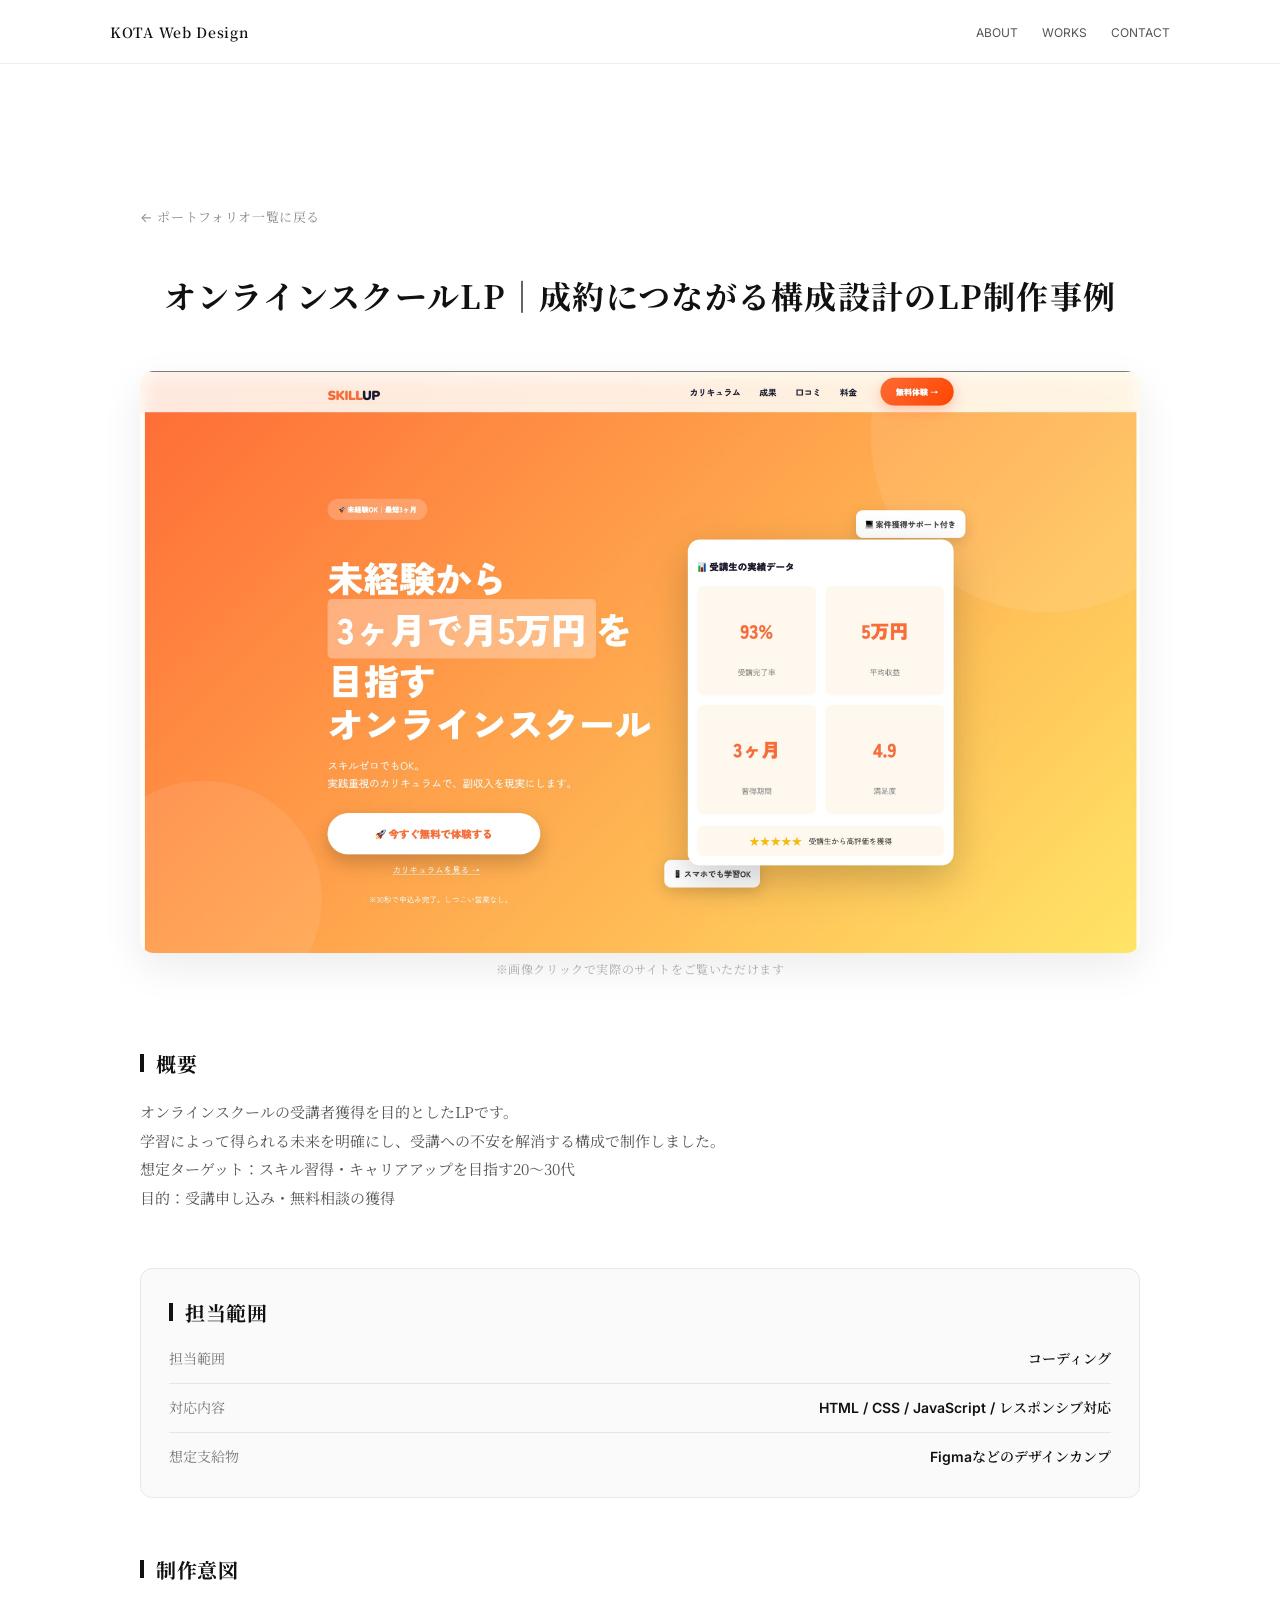
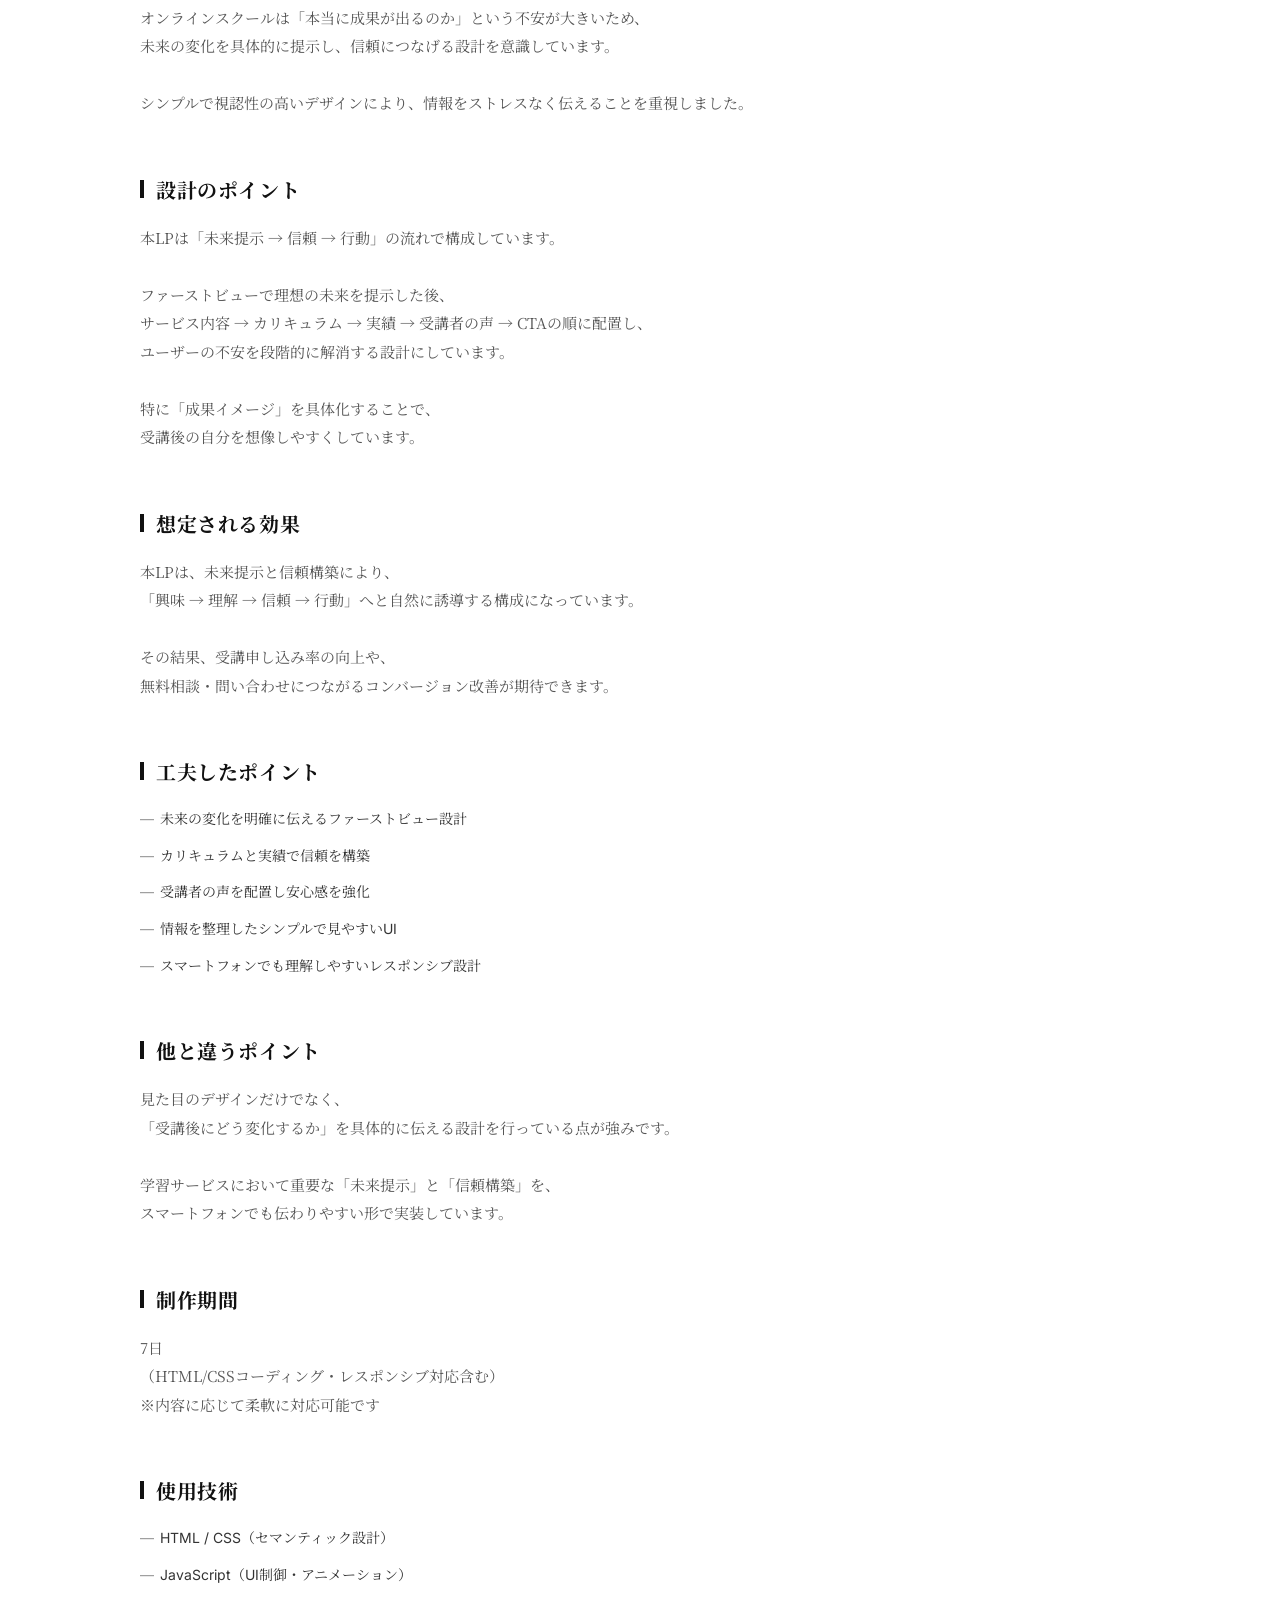
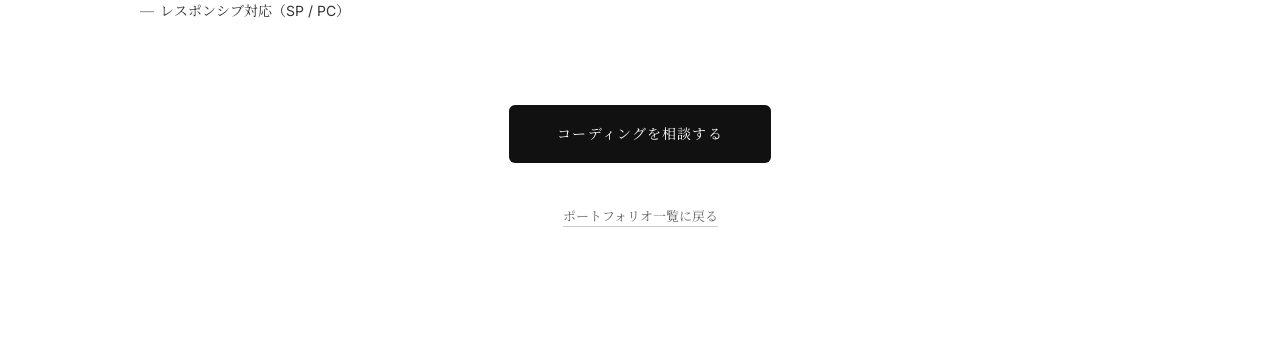
<file: lp-online-school.html>
<!DOCTYPE html>
<html lang="ja">
<head>
  <meta charset="UTF-8">
  <meta name="viewport" content="width=device-width, initial-scale=1.0">

  <!-- SEO -->
  <title>オンラインスクールLP制作事例 | KOTA Web Design</title>
  <meta name="description" content="オンラインスクールLPの制作事例。スマホで見やすいLP制作の事例を紹介しています。">

  <!-- OGP -->
  <meta property="og:title" content="オンラインスクールLP制作事例 | KOTA Web Design">
  <meta property="og:description" content="スマホで見やすい導線設計を意識したオンラインスクールLPの制作事例。">
  <meta property="og:type" content="article">
  <meta property="og:url" content="https://kota-web-design.github.io/coding-partner-portfolio/lp-online-school.html">
  <meta property="og:image" content="https://kota-web-design.github.io/coding-partner-portfolio/img/lp-school.jpg">

  <!-- favicon -->
 <link rel="icon" href="img/favicon.ico" sizes="64x64" type="image/x-icon">

  <!-- CSS -->
  <link rel="stylesheet" href="style.css?v=20260619-4">

  <!-- フォント -->
  <link rel="preconnect" href="https://fonts.googleapis.com">
  <link rel="preconnect" href="https://fonts.gstatic.com" crossorigin>
  <link href="https://fonts.googleapis.com/css2?family=Inter:wght@300;400;500;600&family=Noto+Serif+JP:wght@400;500&display=swap" rel="stylesheet">
</head>

<body>

<!-- ================= HEADER ================= -->
<header class="header">
  <div class="header__inner">

    <!-- ロゴ -->
    <p class="header__logo">
      <a href="index.html">KOTA Web Design</a>
    </p>

    <!-- ハンバーガー -->
    <button class="header__toggle" type="button" aria-label="メニュー開閉" aria-expanded="false" aria-controls="globalNav">
      <span></span>
      <span></span>
      <span></span>
    </button>

    <!-- ナビ -->
    <nav class="header__nav" id="globalNav" aria-label="グローバルナビゲーション">
      <ul>
        <li><a href="index.html#about">ABOUT</a></li>
        <li><a href="index.html#works">WORKS</a></li>
        <li><a href="index.html#contact">CONTACT</a></li>
      </ul>
    </nav>

  </div>
</header>

<!-- ================= MAIN ================= -->
<main>

<section class="work">

  <div class="work__inner">

            <div class="work__back">
  <a href="index.html">← ポートフォリオ一覧に戻る</a>
</div>

    <!-- タイトル -->
<h1 class="work__title">
  オンラインスクールLP｜成約につながる構成設計のLP制作事例
</h1>

    <!-- サムネ -->
    <div class="work__img">
      <a href="https://kota-web-design.github.io/online-school-lp/" target="_blank" rel="noopener noreferrer">
        <img src="img/lp-school.jpg" alt="オンラインスクールのLP制作事例" loading="lazy">
      </a>
      <p class="work__link-note">
        ※画像クリックで実際のサイトをご覧いただけます
      </p>
    </div>

    <!-- 概要 -->
<div class="work__block">
  <h2 class="work__heading">概要</h2>
  <p class="work__text">
    オンラインスクールの受講者獲得を目的としたLPです。<br>
    学習によって得られる未来を明確にし、受講への不安を解消する構成で制作しました。
  </p>

  <p>
    想定ターゲット：スキル習得・キャリアアップを目指す20〜30代<br>
    目的：受講申し込み・無料相談の獲得
  </p>
</div>

    <!-- 担当範囲 -->
    <div class="work__block work__scope">
      <h2 class="work__heading">担当範囲</h2>
      <ul class="work__scope-list">
        <li><span>担当範囲</span><strong>コーディング</strong></li>
        <li><span>対応内容</span><strong>HTML / CSS / JavaScript / レスポンシブ対応</strong></li>
        <li><span>想定支給物</span><strong>Figmaなどのデザインカンプ</strong></li>
      </ul>
    </div>

    <!-- 制作意図 -->
    <div class="work__block">
      <h2 class="work__heading">制作意図</h2>
      <p class="work__text">
        オンラインスクールは「本当に成果が出るのか」という不安が大きいため、<br>
        未来の変化を具体的に提示し、信頼につなげる設計を意識しています。<br><br>

        シンプルで視認性の高いデザインにより、情報をストレスなく伝えることを重視しました。
      </p>
    </div>

    <!-- 設計 -->
    <div class="work__block">
      <h2 class="work__heading">設計のポイント</h2>
      <p class="work__text">
        本LPは「未来提示 → 信頼 → 行動」の流れで構成しています。<br><br>

        ファーストビューで理想の未来を提示した後、<br>
        サービス内容 → カリキュラム → 実績 → 受講者の声 → CTAの順に配置し、<br>
        ユーザーの不安を段階的に解消する設計にしています。<br><br>

        特に「成果イメージ」を具体化することで、<br>
        受講後の自分を想像しやすくしています。
      </p>
    </div>

    <div class="work__block">
  <h2 class="work__heading">想定される効果</h2>
  <p class="work__text">
    本LPは、未来提示と信頼構築により、<br>
    「興味 → 理解 → 信頼 → 行動」へと自然に誘導する構成になっています。<br><br>

    その結果、受講申し込み率の向上や、<br>
    無料相談・問い合わせにつながるコンバージョン改善が期待できます。
  </p>
</div>

    <!-- 工夫 -->
    <div class="work__block">
      <h2 class="work__heading">工夫したポイント</h2>
      <ul class="work__list">
        <li>未来の変化を明確に伝えるファーストビュー設計</li>
        <li>カリキュラムと実績で信頼を構築</li>
        <li>受講者の声を配置し安心感を強化</li>
        <li>情報を整理したシンプルで見やすいUI</li>
        <li>スマートフォンでも理解しやすいレスポンシブ設計</li>
      </ul>
    </div>

    <!-- 差別化 -->
    <div class="work__block">
      <h2 class="work__heading">他と違うポイント</h2>
      <p class="work__text">
        見た目のデザインだけでなく、<br>
        「受講後にどう変化するか」を具体的に伝える設計を行っている点が強みです。<br><br>

        学習サービスにおいて重要な「未来提示」と「信頼構築」を、<br>
        スマートフォンでも伝わりやすい形で実装しています。
      </p>
    </div>

    <!-- 制作期間 -->
    <div class="work__block">
      <h2 class="work__heading">制作期間</h2>
      <p class="work__text">
        7日<br>
        （HTML/CSSコーディング・レスポンシブ対応含む）<br>
        <span class="work__note">※内容に応じて柔軟に対応可能です</span>
      </p>
    </div>

    <!-- 技術 -->
    <div class="work__block">
      <h2 class="work__heading">使用技術</h2>
      <ul class="work__list">
<li>HTML / CSS（セマンティック設計）</li>
<li>JavaScript（UI制御・アニメーション）</li>
<li>レスポンシブ対応（SP / PC）</li>
      </ul>
    </div>

    <!-- CTA -->
    <div class="work__cta">
      <a href="index.html#contact">
        コーディングを相談する
      </a>
    </div>

                <div class="work__bottom-nav">
  <a href="index.html" class="work__back-btn">
    ポートフォリオ一覧に戻る
  </a>
</div>

  </div>

</section>

</main>
<script src="script.js?v=20260619-4"></script>
</body>
</html>
</file>
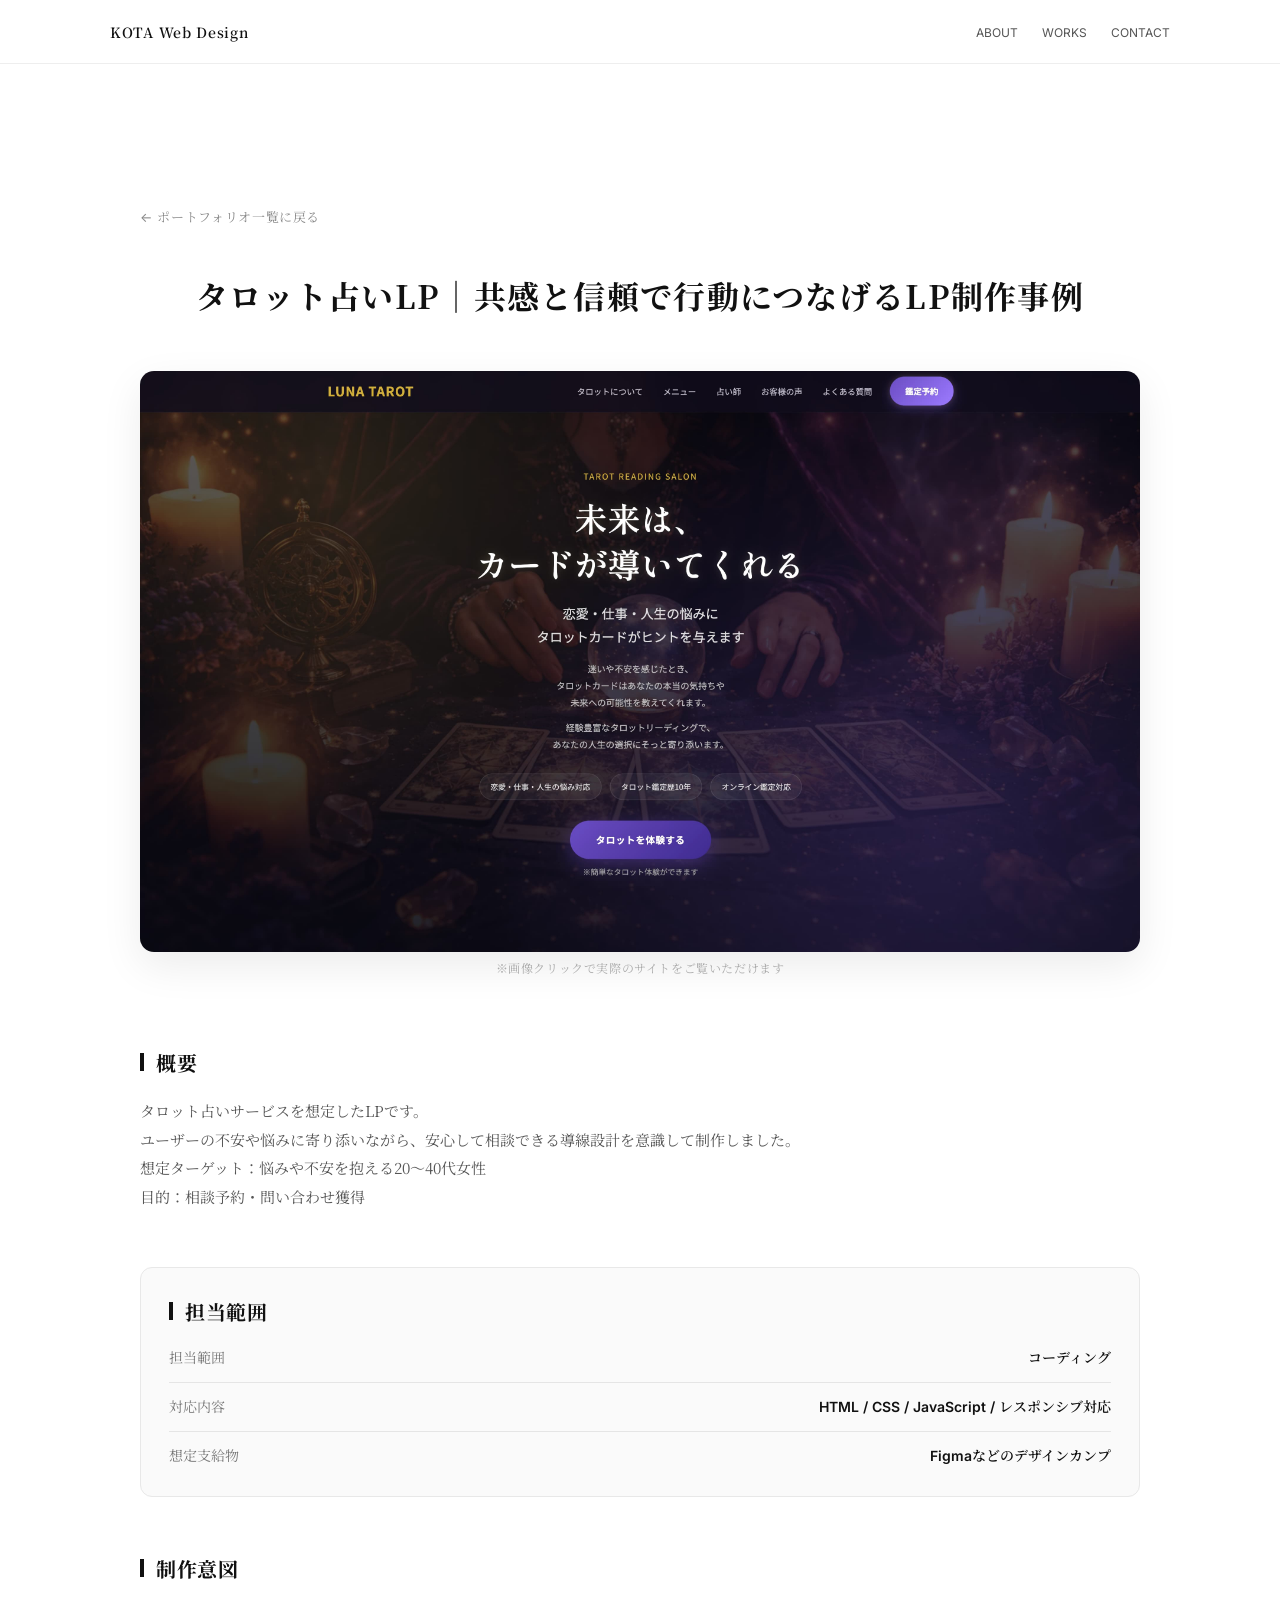
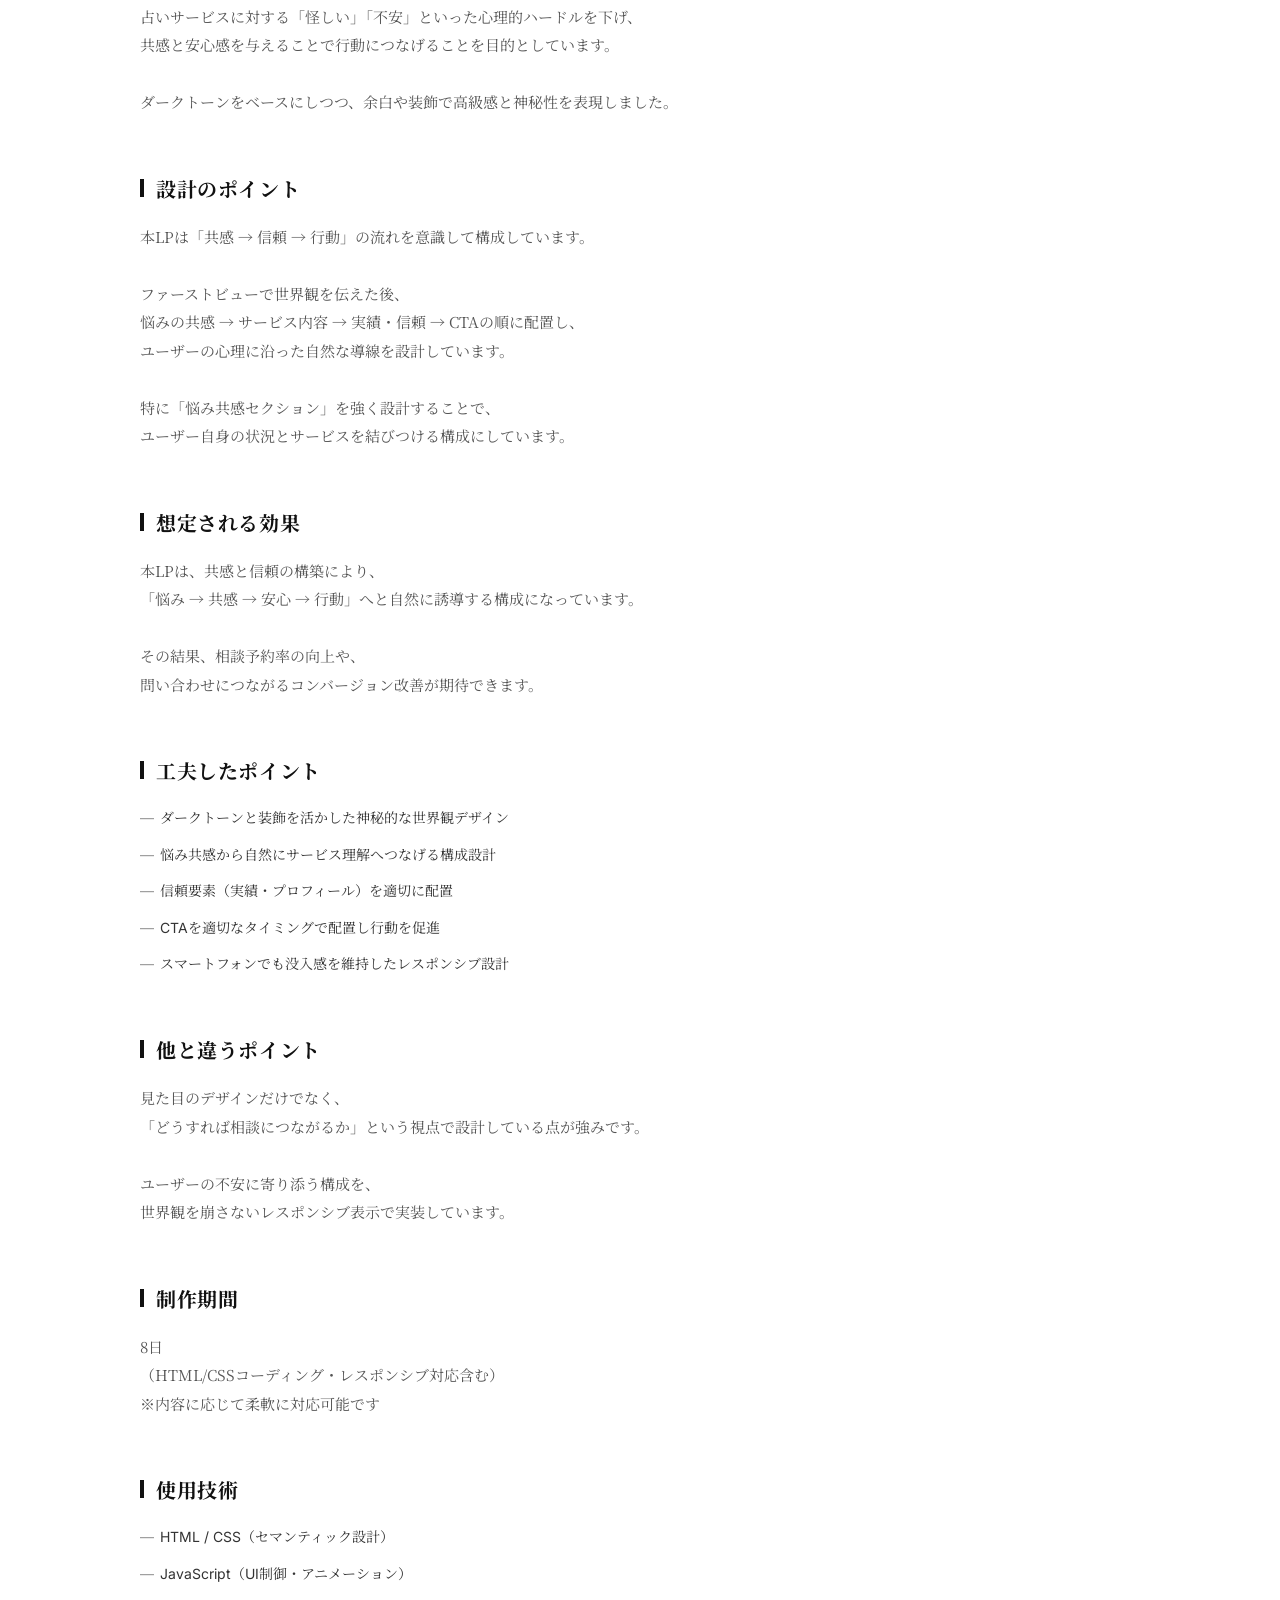
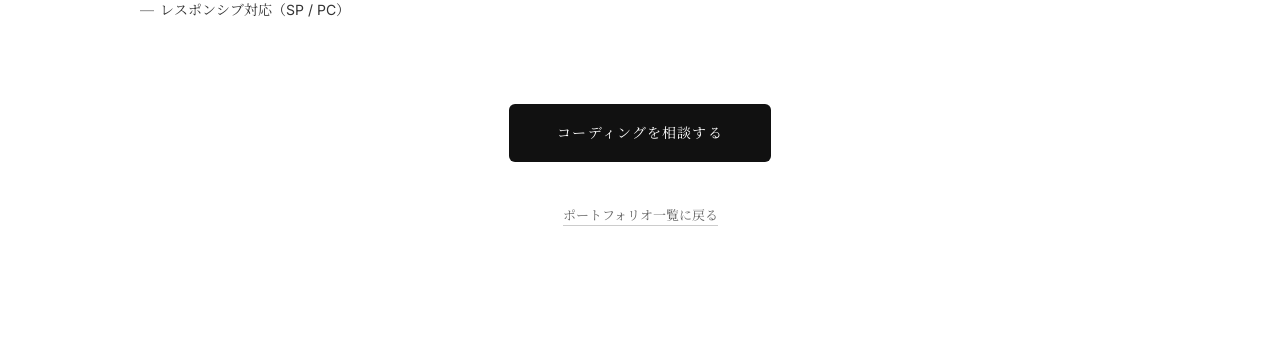
<file: lp-tarot.html>
<!DOCTYPE html>
<html lang="ja">
<head>
  <meta charset="UTF-8">
  <meta name="viewport" content="width=device-width, initial-scale=1.0">

  <!-- SEO -->
  <title>タロット占いLP制作事例 | KOTA Web Design</title>
  <meta name="description" content="タロット占いLPの制作事例。スマホで見やすいLP制作の事例を紹介しています。">

  <!-- OGP -->
  <meta property="og:title" content="タロット占いLP制作事例 | KOTA Web Design">
  <meta property="og:description" content="スマホで見やすい導線設計を意識したタロット占いLPの制作事例。">
  <meta property="og:type" content="article">
  <meta property="og:url" content="https://kota-web-design.github.io/coding-partner-portfolio/lp-tarot.html">
  <meta property="og:image" content="https://kota-web-design.github.io/coding-partner-portfolio/img/lp-tarot.jpg">

  <!-- favicon -->
 <link rel="icon" href="img/favicon.ico" sizes="64x64" type="image/x-icon">

  <!-- CSS -->
  <link rel="stylesheet" href="style.css?v=20260619-4">

  <!-- フォント -->
  <link rel="preconnect" href="https://fonts.googleapis.com">
  <link rel="preconnect" href="https://fonts.gstatic.com" crossorigin>
  <link href="https://fonts.googleapis.com/css2?family=Inter:wght@300;400;500;600&family=Noto+Serif+JP:wght@400;500&display=swap" rel="stylesheet">
</head>

<body>

<!-- ================= HEADER ================= -->
<header class="header">
  <div class="header__inner">

    <!-- ロゴ -->
    <p class="header__logo">
      <a href="index.html">KOTA Web Design</a>
    </p>

    <!-- ハンバーガー -->
    <button class="header__toggle" type="button" aria-label="メニュー開閉" aria-expanded="false" aria-controls="globalNav">
      <span></span>
      <span></span>
      <span></span>
    </button>

    <!-- ナビ -->
    <nav class="header__nav" id="globalNav" aria-label="グローバルナビゲーション">
      <ul>
        <li><a href="index.html#about">ABOUT</a></li>
        <li><a href="index.html#works">WORKS</a></li>
        <li><a href="index.html#contact">CONTACT</a></li>
      </ul>
    </nav>

  </div>
</header>

<!-- ================= MAIN ================= -->
<main>

<section class="work">

  <div class="work__inner">

    <div class="work__back">
  <a href="index.html">← ポートフォリオ一覧に戻る</a>
</div>

    <!-- タイトル -->
<h1 class="work__title">
  タロット占いLP｜共感と信頼で行動につなげるLP制作事例
</h1>

    <!-- サムネ -->
    <div class="work__img">
      <a href="https://kota-web-design.github.io/tarot-lp-template/" target="_blank" rel="noopener noreferrer">
        <img src="img/lp-tarot.jpg" alt="タロット占いサービスのLP制作事例" loading="lazy">
      </a>
      <p class="work__link-note">
        ※画像クリックで実際のサイトをご覧いただけます
      </p>
    </div>

    <!-- 概要 -->
<div class="work__block">
  <h2 class="work__heading">概要</h2>
  <p>
    タロット占いサービスを想定したLPです。<br>
    ユーザーの不安や悩みに寄り添いながら、安心して相談できる導線設計を意識して制作しました。
  </p>

  <p>
    想定ターゲット：悩みや不安を抱える20〜40代女性<br>
    目的：相談予約・問い合わせ獲得
  </p>
</div>

    <!-- 担当範囲 -->
    <div class="work__block work__scope">
      <h2 class="work__heading">担当範囲</h2>
      <ul class="work__scope-list">
        <li><span>担当範囲</span><strong>コーディング</strong></li>
        <li><span>対応内容</span><strong>HTML / CSS / JavaScript / レスポンシブ対応</strong></li>
        <li><span>想定支給物</span><strong>Figmaなどのデザインカンプ</strong></li>
      </ul>
    </div>

    <!-- 制作意図 -->
    <div class="work__block">
      <h2 class="work__heading">制作意図</h2>
      <p class="work__text">
        占いサービスに対する「怪しい」「不安」といった心理的ハードルを下げ、<br>
        共感と安心感を与えることで行動につなげることを目的としています。<br><br>

        ダークトーンをベースにしつつ、余白や装飾で高級感と神秘性を表現しました。
      </p>
    </div>

    <!-- 設計 -->
    <div class="work__block">
      <h2 class="work__heading">設計のポイント</h2>
      <p class="work__text">
        本LPは「共感 → 信頼 → 行動」の流れを意識して構成しています。<br><br>

        ファーストビューで世界観を伝えた後、<br>
        悩みの共感 → サービス内容 → 実績・信頼 → CTAの順に配置し、<br>
        ユーザーの心理に沿った自然な導線を設計しています。<br><br>

        特に「悩み共感セクション」を強く設計することで、<br>
        ユーザー自身の状況とサービスを結びつける構成にしています。
      </p>
    </div>

    <div class="work__block">
  <h2 class="work__heading">想定される効果</h2>
  <p>
    本LPは、共感と信頼の構築により、<br>
    「悩み → 共感 → 安心 → 行動」へと自然に誘導する構成になっています。<br><br>

    その結果、相談予約率の向上や、<br>
    問い合わせにつながるコンバージョン改善が期待できます。
  </p>
</div>

    <!-- 工夫 -->
    <div class="work__block">
      <h2 class="work__heading">工夫したポイント</h2>
      <ul class="work__list">
        <li>ダークトーンと装飾を活かした神秘的な世界観デザイン</li>
        <li>悩み共感から自然にサービス理解へつなげる構成設計</li>
        <li>信頼要素（実績・プロフィール）を適切に配置</li>
        <li>CTAを適切なタイミングで配置し行動を促進</li>
        <li>スマートフォンでも没入感を維持したレスポンシブ設計</li>
      </ul>
    </div>

    <!-- 他との差別化 -->
    <div class="work__block">
      <h2 class="work__heading">他と違うポイント</h2>
      <p class="work__text">
        見た目のデザインだけでなく、<br>
        「どうすれば相談につながるか」という視点で設計している点が強みです。<br><br>

        ユーザーの不安に寄り添う構成を、<br>
        世界観を崩さないレスポンシブ表示で実装しています。
      </p>
    </div>

    <!-- 制作期間 -->
    <div class="work__block">
      <h2 class="work__heading">制作期間</h2>
      <p class="work__text">
        8日<br>
        （HTML/CSSコーディング・レスポンシブ対応含む）<br>
        <span class="work__note">※内容に応じて柔軟に対応可能です</span>
      </p>
    </div>

    <!-- 技術 -->
    <div class="work__block">
      <h2 class="work__heading">使用技術</h2>
      <ul class="work__list">
<li>HTML / CSS（セマンティック設計）</li>
<li>JavaScript（UI制御・アニメーション）</li>
<li>レスポンシブ対応（SP / PC）</li>
      </ul>
    </div>

    <!-- CTA -->
    <div class="work__cta">
      <a href="index.html#contact">
        コーディングを相談する
      </a>
    </div>

        <div class="work__bottom-nav">
  <a href="index.html" class="work__back-btn">
    ポートフォリオ一覧に戻る
  </a>
</div>

  </div>

</section>

</main>
<script src="script.js?v=20260619-4"></script>
</body>
</html>
</file>
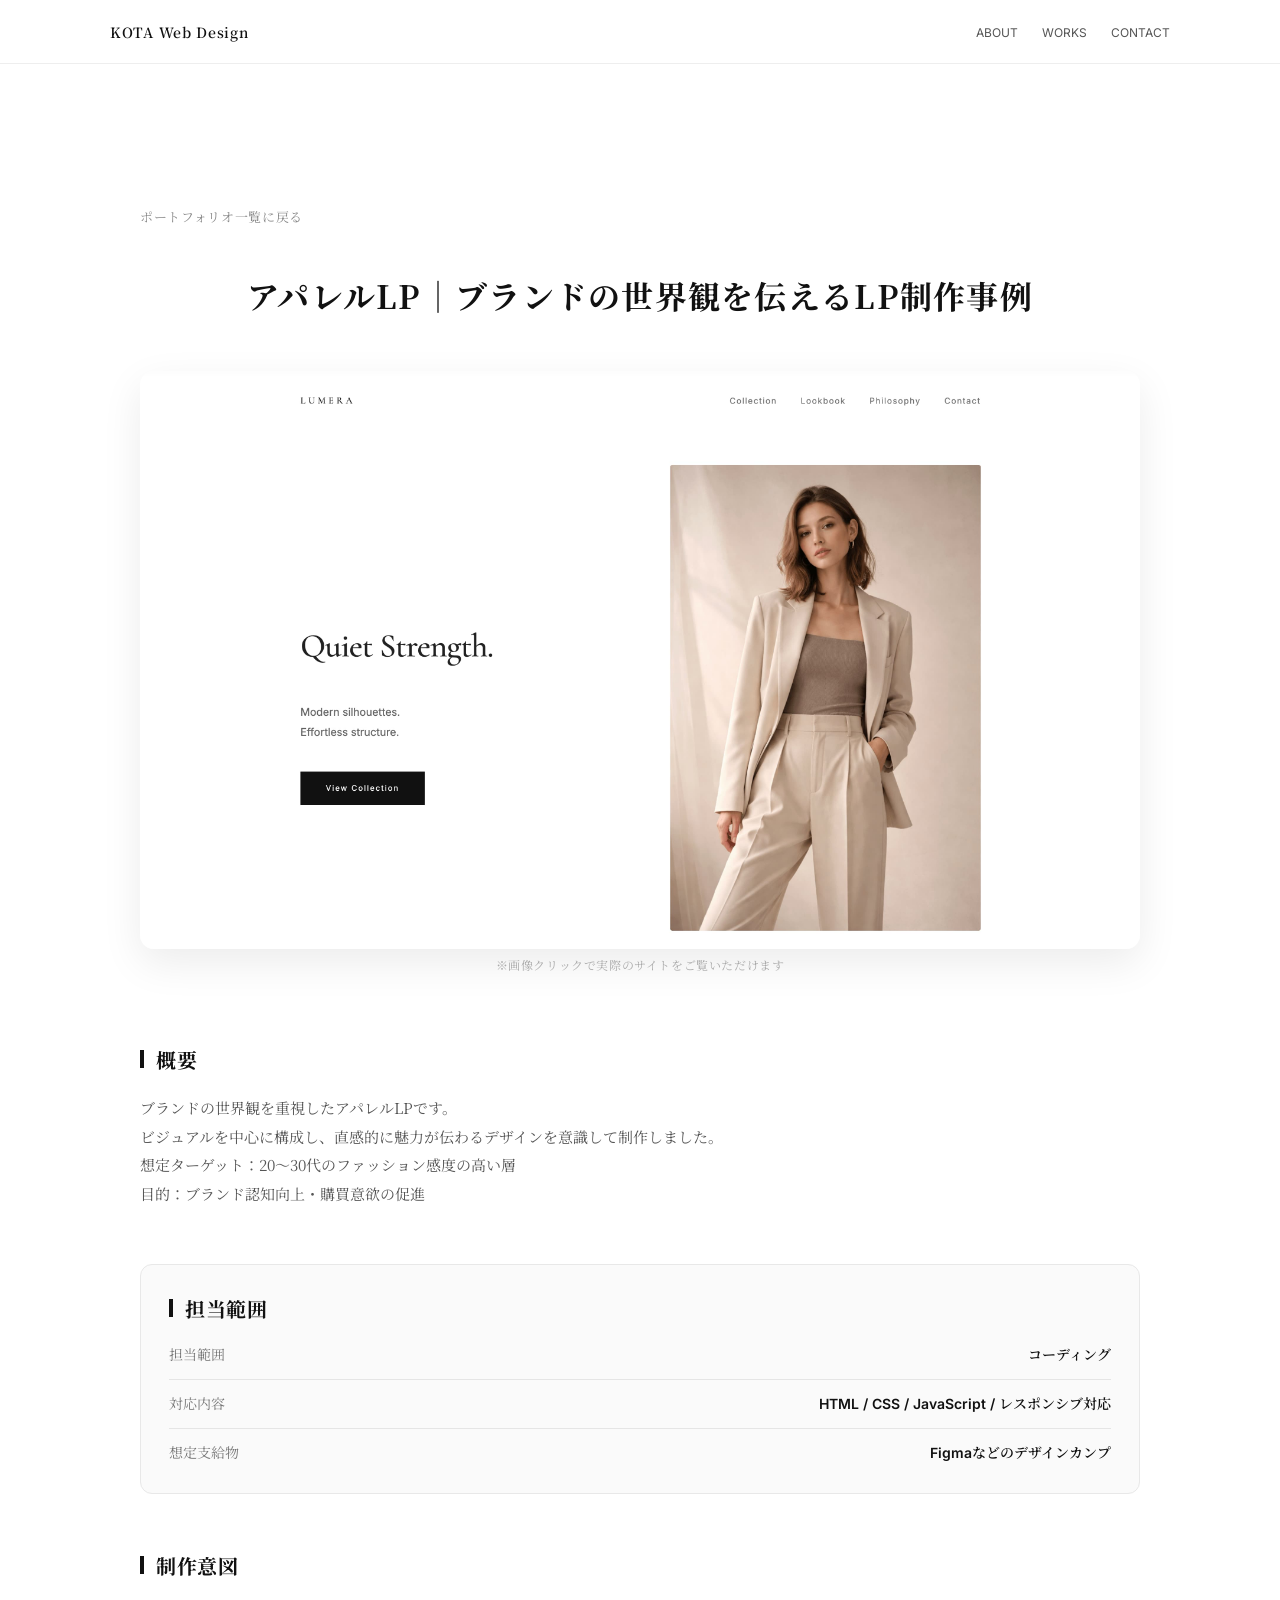
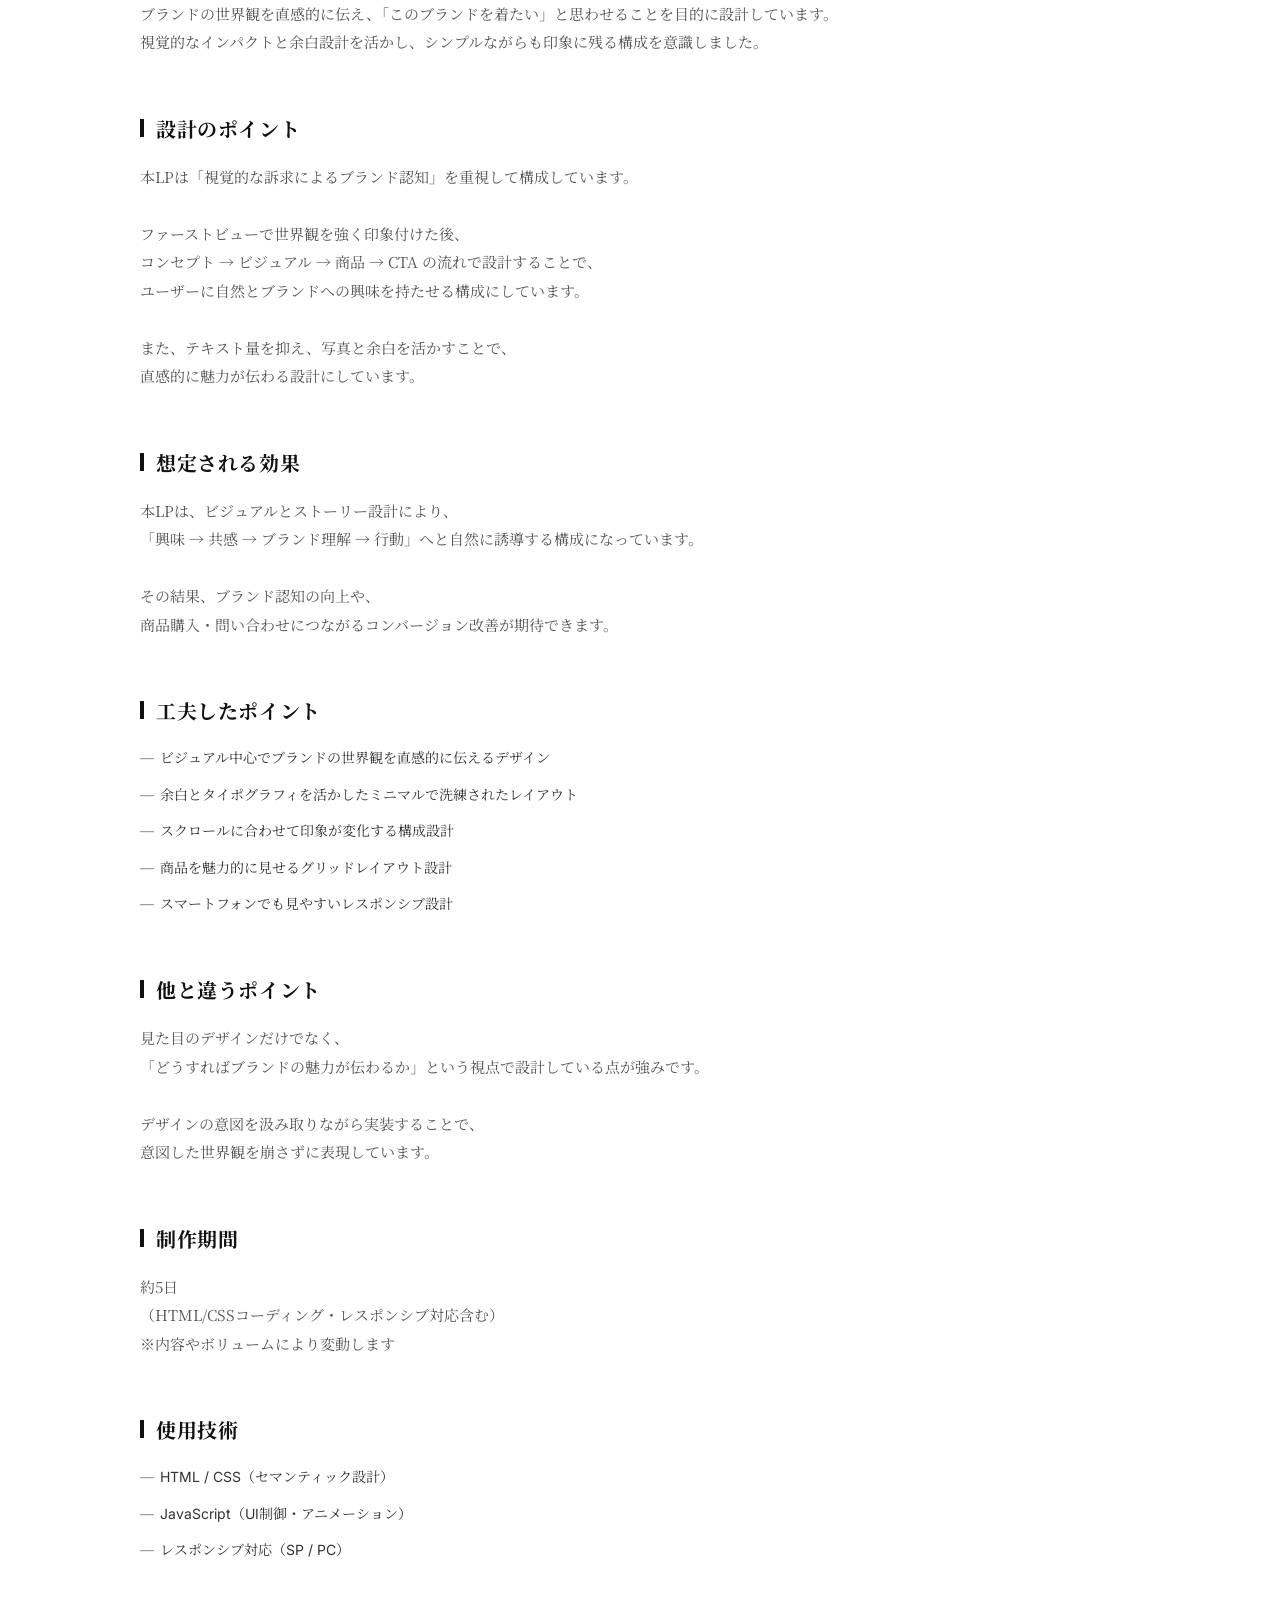
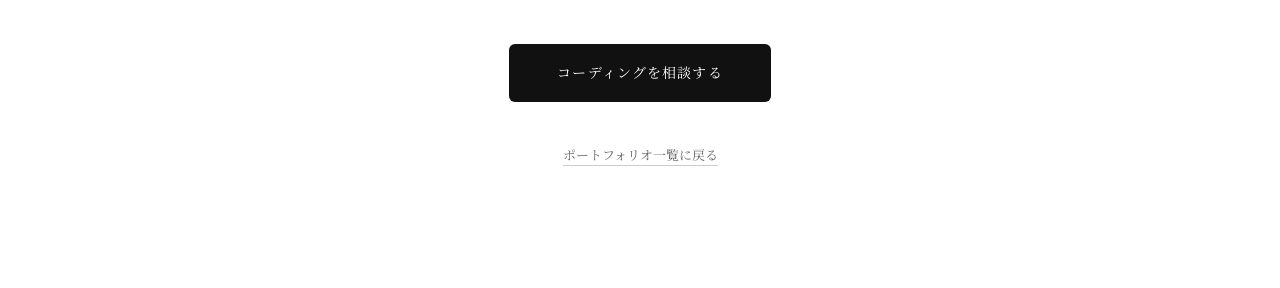
<file: work-apparel.html>
<!DOCTYPE html>
<html lang="ja">
<head>
  <meta charset="UTF-8">
  <meta name="viewport" content="width=device-width, initial-scale=1.0">

  <!-- SEO -->
  <title>アパレルLP制作事例 | KOTA Web Design</title>
  <meta name="description" content="ブランドの世界観を表現したアパレルLPの制作事例。スマホで見やすいLP制作の事例です。">

  <!-- OGP -->
  <meta property="og:title" content="アパレルLP制作事例 | KOTA Web Design">
  <meta property="og:description" content="スマホで見やすい導線設計を意識したアパレルLPの制作事例。">
  <meta property="og:type" content="article">
  <meta property="og:url" content="https://kota-web-design.github.io/coding-partner-portfolio/work-apparel.html">
  <meta property="og:image" content="https://kota-web-design.github.io/coding-partner-portfolio/img/work-apparel.jpg">

  <!-- favicon -->
 <link rel="icon" href="img/favicon.ico" sizes="64x64" type="image/x-icon">

  <!-- CSS -->
  <link rel="stylesheet" href="style.css?v=20260619-4">

  <!-- フォント -->
  <link rel="preconnect" href="https://fonts.googleapis.com">
  <link rel="preconnect" href="https://fonts.gstatic.com" crossorigin>
  <link href="https://fonts.googleapis.com/css2?family=Inter:wght@300;400;500;600&family=Noto+Serif+JP:wght@400;500&display=swap" rel="stylesheet">
</head>

<body>

<header class="header">
  <div class="header__inner">

    <!-- ロゴ -->
    <p class="header__logo">
      <a href="index.html">KOTA Web Design</a>
    </p>

    <!-- ハンバーガー -->
    <button class="header__toggle" type="button" aria-label="メニュー開閉" aria-expanded="false" aria-controls="globalNav">
      <span></span>
      <span></span>
      <span></span>
    </button>

    <!-- ナビ -->
    <nav class="header__nav" id="globalNav" aria-label="グローバルナビゲーション">
      <ul>
        <li><a href="index.html#about">ABOUT</a></li>
        <li><a href="index.html#works">WORKS</a></li>
        <li><a href="index.html#contact">CONTACT</a></li>
      </ul>
    </nav>

  </div>
</header>

<!-- ================= MAIN ================= -->
<main>

<section class="work">

  <div class="work__inner">

    <!-- 戻る -->
    <div class="work__back">
      <a href="index.html">ポートフォリオ一覧に戻る</a>
    </div>

    <!-- タイトル -->
  <h1 class="work__title">
  アパレルLP｜ブランドの世界観を伝えるLP制作事例
</h1>

    <!-- サムネ -->
    <div class="work__img">
      <a href="https://kota-web-design.github.io/portfolio-apparel-lp/" target="_blank" rel="noopener noreferrer">
        <img src="img/work-apparel.jpg" alt="ブランドの世界観を表現したアパレルLP制作事例" loading="lazy">
      </a>
    </div>

    <p class="work__link-note">
      ※画像クリックで実際のサイトをご覧いただけます
    </p>

    <!-- 概要 -->
 <div class="work__block">
  <h2 class="work__heading">概要</h2>
  <p>
    ブランドの世界観を重視したアパレルLPです。<br>
    ビジュアルを中心に構成し、直感的に魅力が伝わるデザインを意識して制作しました。
  </p>

  <p>
    想定ターゲット：20〜30代のファッション感度の高い層<br>
    目的：ブランド認知向上・購買意欲の促進
  </p>
</div>

    <!-- 担当範囲 -->
    <div class="work__block work__scope">
      <h2 class="work__heading">担当範囲</h2>
      <ul class="work__scope-list">
        <li><span>担当範囲</span><strong>コーディング</strong></li>
        <li><span>対応内容</span><strong>HTML / CSS / JavaScript / レスポンシブ対応</strong></li>
        <li><span>想定支給物</span><strong>Figmaなどのデザインカンプ</strong></li>
      </ul>
    </div>

    <!-- 制作意図 -->
    <div class="work__block">
      <h2 class="work__heading">制作意図</h2>
      <p>
        ブランドの世界観を直感的に伝え、「このブランドを着たい」と思わせることを目的に設計しています。<br>
        視覚的なインパクトと余白設計を活かし、シンプルながらも印象に残る構成を意識しました。
      </p>
    </div>

    <!-- 設計 -->
    <div class="work__block">
      <h2 class="work__heading">設計のポイント</h2>
      <p>
        本LPは「視覚的な訴求によるブランド認知」を重視して構成しています。<br><br>

        ファーストビューで世界観を強く印象付けた後、<br>
        コンセプト → ビジュアル → 商品 → CTA の流れで設計することで、<br>
        ユーザーに自然とブランドへの興味を持たせる構成にしています。<br><br>

        また、テキスト量を抑え、写真と余白を活かすことで、<br>
        直感的に魅力が伝わる設計にしています。
      </p>
    </div>

    <div class="work__block">
  <h2 class="work__heading">想定される効果</h2>
  <p>
    本LPは、ビジュアルとストーリー設計により、<br>
    「興味 → 共感 → ブランド理解 → 行動」へと自然に誘導する構成になっています。<br><br>

    その結果、ブランド認知の向上や、<br>
    商品購入・問い合わせにつながるコンバージョン改善が期待できます。
  </p>
</div>

    <!-- 工夫 -->
    <div class="work__block">
      <h2 class="work__heading">工夫したポイント</h2>
      <ul class="work__list">
        <li>ビジュアル中心でブランドの世界観を直感的に伝えるデザイン</li>
        <li>余白とタイポグラフィを活かしたミニマルで洗練されたレイアウト</li>
        <li>スクロールに合わせて印象が変化する構成設計</li>
        <li>商品を魅力的に見せるグリッドレイアウト設計</li>
        <li>スマートフォンでも見やすいレスポンシブ設計</li>
      </ul>
    </div>

    <!-- 他と違う -->
    <div class="work__block">
      <h2 class="work__heading">他と違うポイント</h2>
      <p>
        見た目のデザインだけでなく、<br>
        「どうすればブランドの魅力が伝わるか」という視点で設計している点が強みです。<br><br>

        デザインの意図を汲み取りながら実装することで、<br>
        意図した世界観を崩さずに表現しています。
      </p>
    </div>

    <!-- 制作期間 -->
    <div class="work__block">
      <h2 class="work__heading">制作期間</h2>
      <p>
        約5日<br>
        （HTML/CSSコーディング・レスポンシブ対応含む）<br>
        ※内容やボリュームにより変動します
      </p>
    </div>

    <!-- 技術 -->
    <div class="work__block">
      <h2 class="work__heading">使用技術</h2>
      <ul class="work__list">
 <li>HTML / CSS（セマンティック設計）</li>
<li>JavaScript（UI制御・アニメーション）</li>
<li>レスポンシブ対応（SP / PC）</li>
      </ul>
    </div>

    <!-- CTA -->
    <div class="work__cta">
      <a href="index.html#contact">
        コーディングを相談する
      </a>
    </div>

    <!-- 下戻る -->
    <div class="work__bottom-nav">
      <a href="index.html">ポートフォリオ一覧に戻る</a>
    </div>

  </div>

</section>
</main>
<script src="script.js?v=20260619-4"></script>
</body>
</html>
</file>
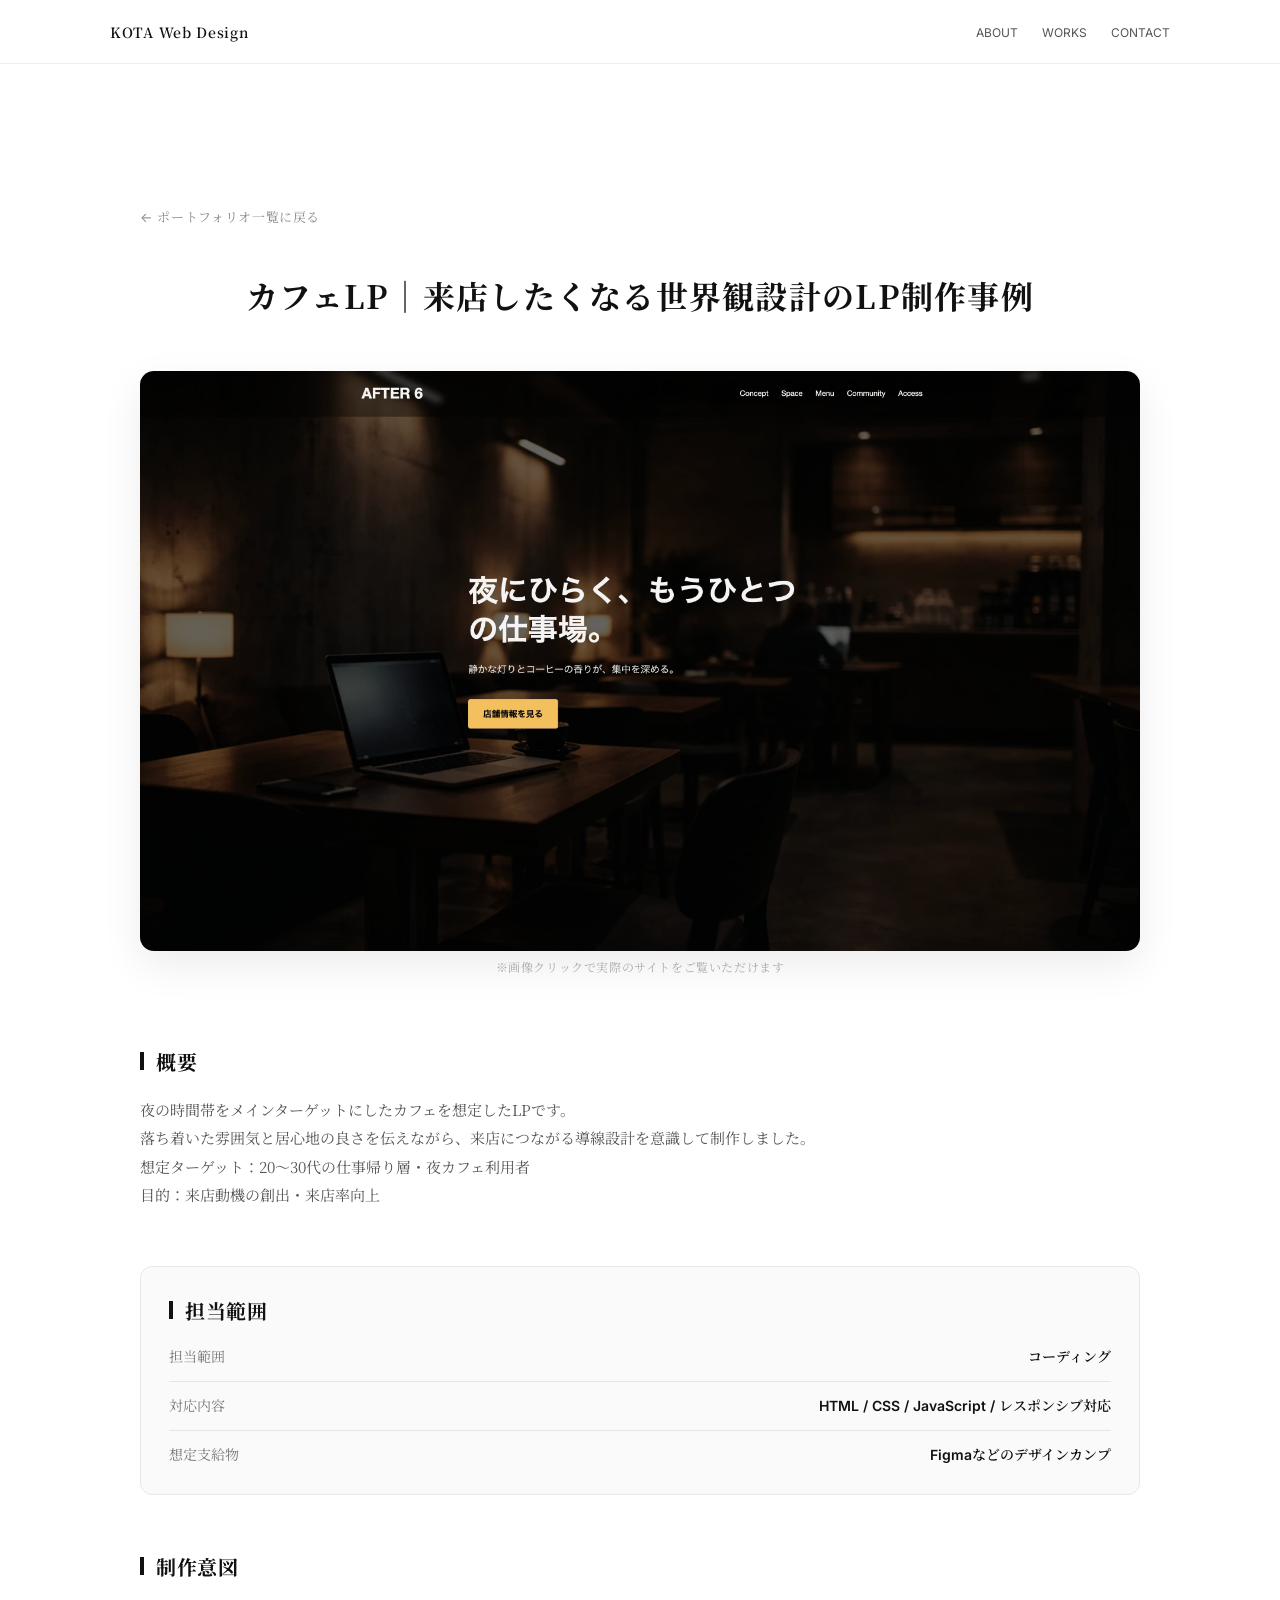
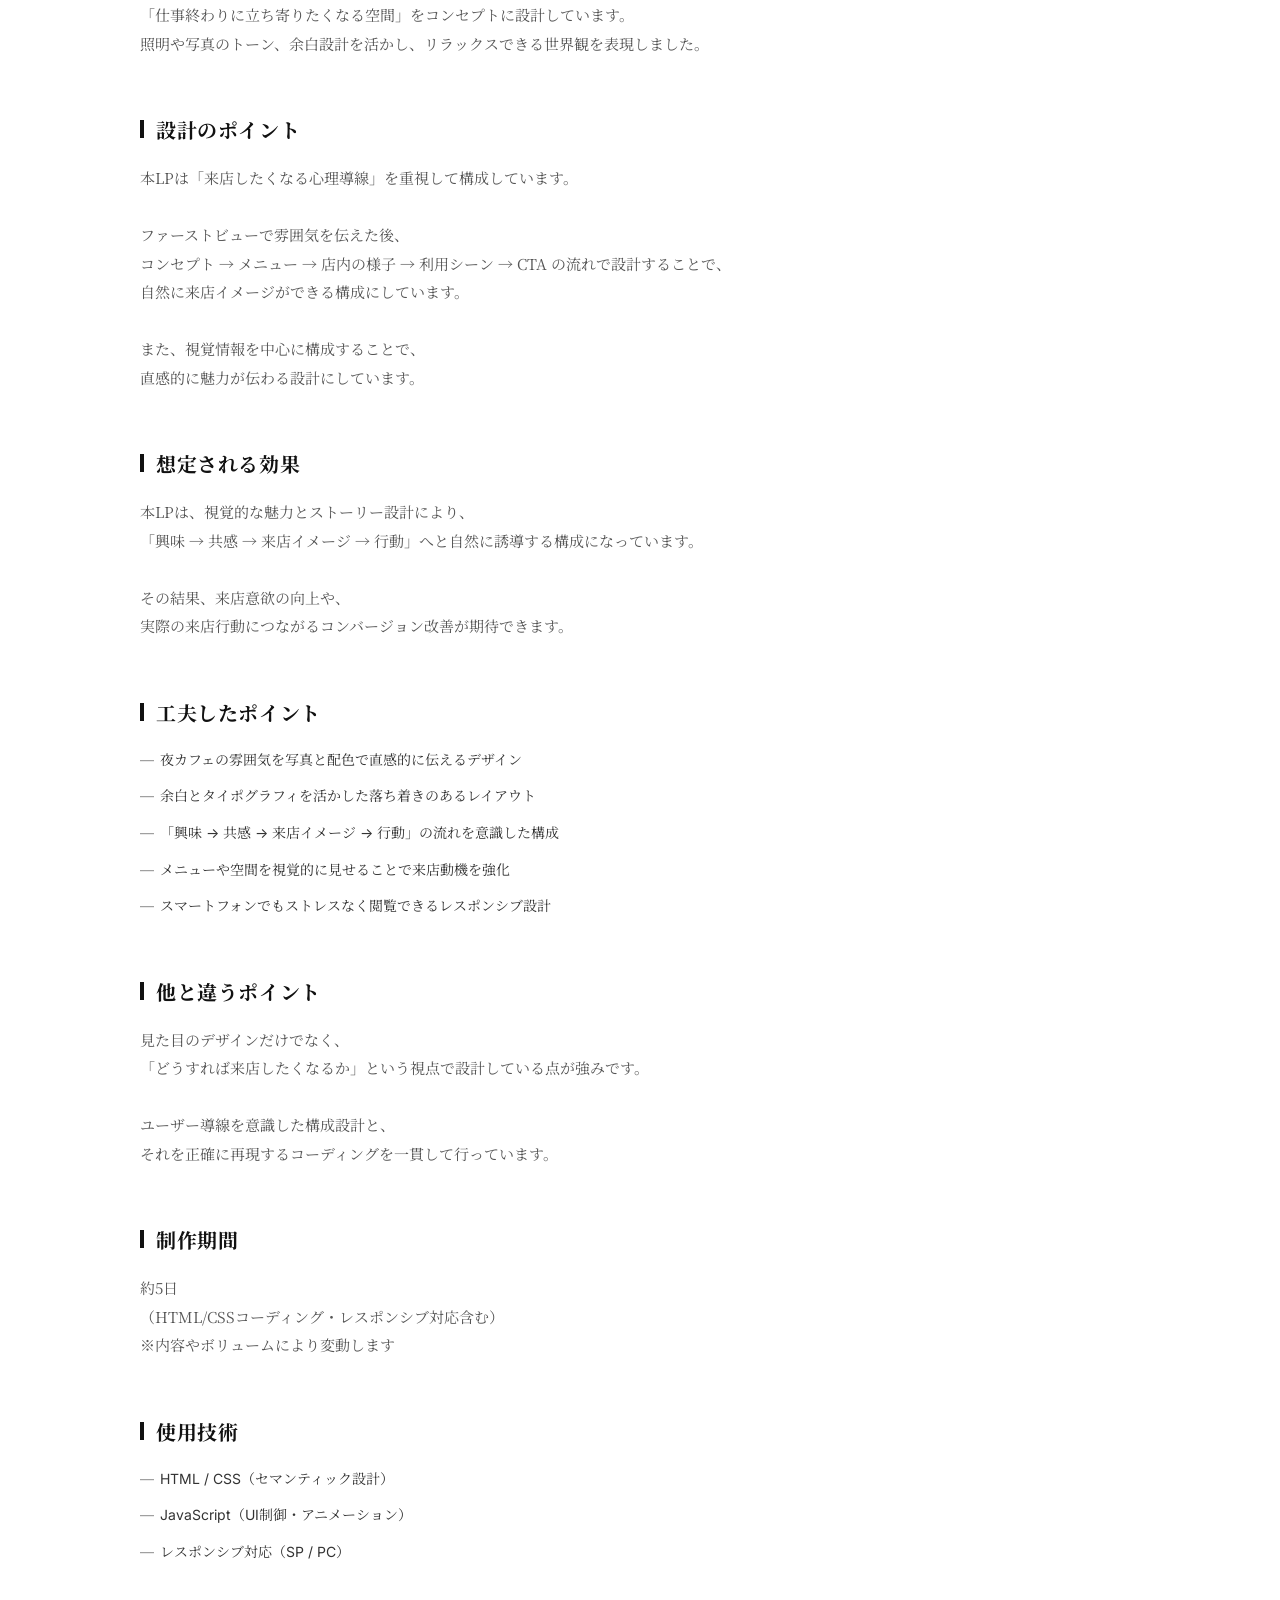
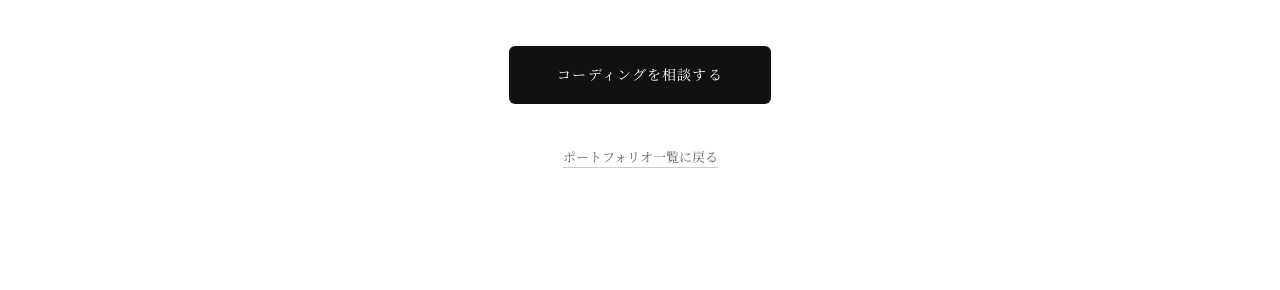
<file: work-cafe.html>
<!DOCTYPE html>
<html lang="ja">
<head>
  <meta charset="UTF-8">
  <meta name="viewport" content="width=device-width, initial-scale=1.0">

  <!-- SEO -->
  <title>カフェLP制作事例 | KOTA Web Design</title>
  <meta name="description" content="夜カフェをコンセプトにしたLPの制作事例。スマホで見やすいLP制作の事例です。">

  <!-- OGP -->
  <meta property="og:title" content="カフェLP制作事例 | KOTA Web Design">
  <meta property="og:description" content="スマホで見やすい導線設計を意識したカフェLPの制作事例。">
  <meta property="og:type" content="article">
  <meta property="og:url" content="https://kota-web-design.github.io/coding-partner-portfolio/work-cafe.html">
  <meta property="og:image" content="https://kota-web-design.github.io/coding-partner-portfolio/img/work-cafe.jpg">

  <!-- favicon -->
  <link rel="icon" href="img/favicon.ico" sizes="64x64" type="image/x-icon">

  <!-- CSS -->
  <link rel="stylesheet" href="style.css?v=20260619-4">

  <!-- フォント -->
  <link rel="preconnect" href="https://fonts.googleapis.com">
  <link rel="preconnect" href="https://fonts.gstatic.com" crossorigin>
  <link href="https://fonts.googleapis.com/css2?family=Inter:wght@300;400;500;600&family=Noto+Serif+JP:wght@400;500&display=swap" rel="stylesheet">
</head>

<body>

<header class="header">
  <div class="header__inner">

    <!-- ロゴ -->
    <p class="header__logo">
      <a href="index.html">KOTA Web Design</a>
    </p>

    <!-- ハンバーガー -->
    <button class="header__toggle" type="button" aria-label="メニュー開閉" aria-expanded="false" aria-controls="globalNav">
      <span></span>
      <span></span>
      <span></span>
    </button>

    <!-- ナビ -->
    <nav class="header__nav" id="globalNav" aria-label="グローバルナビゲーション">
      <ul>
        <li><a href="index.html#about">ABOUT</a></li>
        <li><a href="index.html#works">WORKS</a></li>
        <li><a href="index.html#contact">CONTACT</a></li>
      </ul>
    </nav>

  </div>
</header>

<!-- ================= MAIN ================= -->
<main>

<section class="work">

  <div class="work__inner">

<div class="work__back">
  <a href="index.html">← ポートフォリオ一覧に戻る</a>
</div>

    <!-- タイトル -->
 <h1 class="work__title">
  カフェLP｜来店したくなる世界観設計のLP制作事例
</h1>

    <!-- サムネ -->
    <div class="work__img">
      <a href="https://kota-web-design.github.io/portfolio-cafe-lp/" target="_blank" rel="noopener noreferrer">
        <img src="img/work-cafe.jpg" alt="夜カフェの雰囲気を表現したLP制作事例" loading="lazy">
      </a>
    </div>

    <p class="work__link-note">
      ※画像クリックで実際のサイトをご覧いただけます
    </p>

    <!-- 概要 -->
<div class="work__block">
  <h2 class="work__heading">概要</h2>
  <p>
    夜の時間帯をメインターゲットにしたカフェを想定したLPです。<br>
    落ち着いた雰囲気と居心地の良さを伝えながら、来店につながる導線設計を意識して制作しました。
  </p>

  <p>
    想定ターゲット：20〜30代の仕事帰り層・夜カフェ利用者<br>
    目的：来店動機の創出・来店率向上
  </p>
</div>

    <!-- 担当範囲 -->
    <div class="work__block work__scope">
      <h2 class="work__heading">担当範囲</h2>
      <ul class="work__scope-list">
        <li><span>担当範囲</span><strong>コーディング</strong></li>
        <li><span>対応内容</span><strong>HTML / CSS / JavaScript / レスポンシブ対応</strong></li>
        <li><span>想定支給物</span><strong>Figmaなどのデザインカンプ</strong></li>
      </ul>
    </div>

    <!-- 制作意図 -->
    <div class="work__block">
      <h2 class="work__heading">制作意図</h2>
      <p>
        「仕事終わりに立ち寄りたくなる空間」をコンセプトに設計しています。<br>
        照明や写真のトーン、余白設計を活かし、リラックスできる世界観を表現しました。
      </p>
    </div>

    <!-- 設計 -->
    <div class="work__block">
      <h2 class="work__heading">設計のポイント</h2>
      <p>
        本LPは「来店したくなる心理導線」を重視して構成しています。<br><br>

        ファーストビューで雰囲気を伝えた後、<br>
        コンセプト → メニュー → 店内の様子 → 利用シーン → CTA の流れで設計することで、<br>
        自然に来店イメージができる構成にしています。<br><br>

        また、視覚情報を中心に構成することで、<br>
        直感的に魅力が伝わる設計にしています。
      </p>
    </div>

    <div class="work__block">
  <h2 class="work__heading">想定される効果</h2>
  <p>
    本LPは、視覚的な魅力とストーリー設計により、<br>
    「興味 → 共感 → 来店イメージ → 行動」へと自然に誘導する構成になっています。<br><br>

    その結果、来店意欲の向上や、<br>
    実際の来店行動につながるコンバージョン改善が期待できます。
  </p>
</div>

    <!-- 工夫 -->
    <div class="work__block">
      <h2 class="work__heading">工夫したポイント</h2>
      <ul class="work__list">
        <li>夜カフェの雰囲気を写真と配色で直感的に伝えるデザイン</li>
        <li>余白とタイポグラフィを活かした落ち着きのあるレイアウト</li>
        <li>「興味 → 共感 → 来店イメージ → 行動」の流れを意識した構成</li>
        <li>メニューや空間を視覚的に見せることで来店動機を強化</li>
        <li>スマートフォンでもストレスなく閲覧できるレスポンシブ設計</li>
      </ul>
    </div>

    <!-- 他と違う -->
    <div class="work__block">
      <h2 class="work__heading">他と違うポイント</h2>
      <p>
        見た目のデザインだけでなく、<br>
        「どうすれば来店したくなるか」という視点で設計している点が強みです。<br><br>

        ユーザー導線を意識した構成設計と、<br>
        それを正確に再現するコーディングを一貫して行っています。
      </p>
    </div>

    <!-- 制作期間 -->
    <div class="work__block">
      <h2 class="work__heading">制作期間</h2>
      <p>
        約5日<br>
        （HTML/CSSコーディング・レスポンシブ対応含む）<br>
        ※内容やボリュームにより変動します
      </p>
    </div>

    <!-- 技術 -->
    <div class="work__block">
      <h2 class="work__heading">使用技術</h2>
      <ul class="work__list">
     <li>HTML / CSS（セマンティック設計）</li>
<li>JavaScript（UI制御・アニメーション）</li>
<li>レスポンシブ対応（SP / PC）</li>
      </ul>
    </div>

    <!-- CTA -->
    <div class="work__cta">
      <a href="index.html#contact">
        コーディングを相談する
      </a>
    </div>

    <div class="work__bottom-nav">
  <a href="index.html" class="work__back-btn">
    ポートフォリオ一覧に戻る
  </a>
</div>

  </div>

</section>
</main>
<script src="script.js?v=20260619-4"></script>
</body>
</html>
</file>
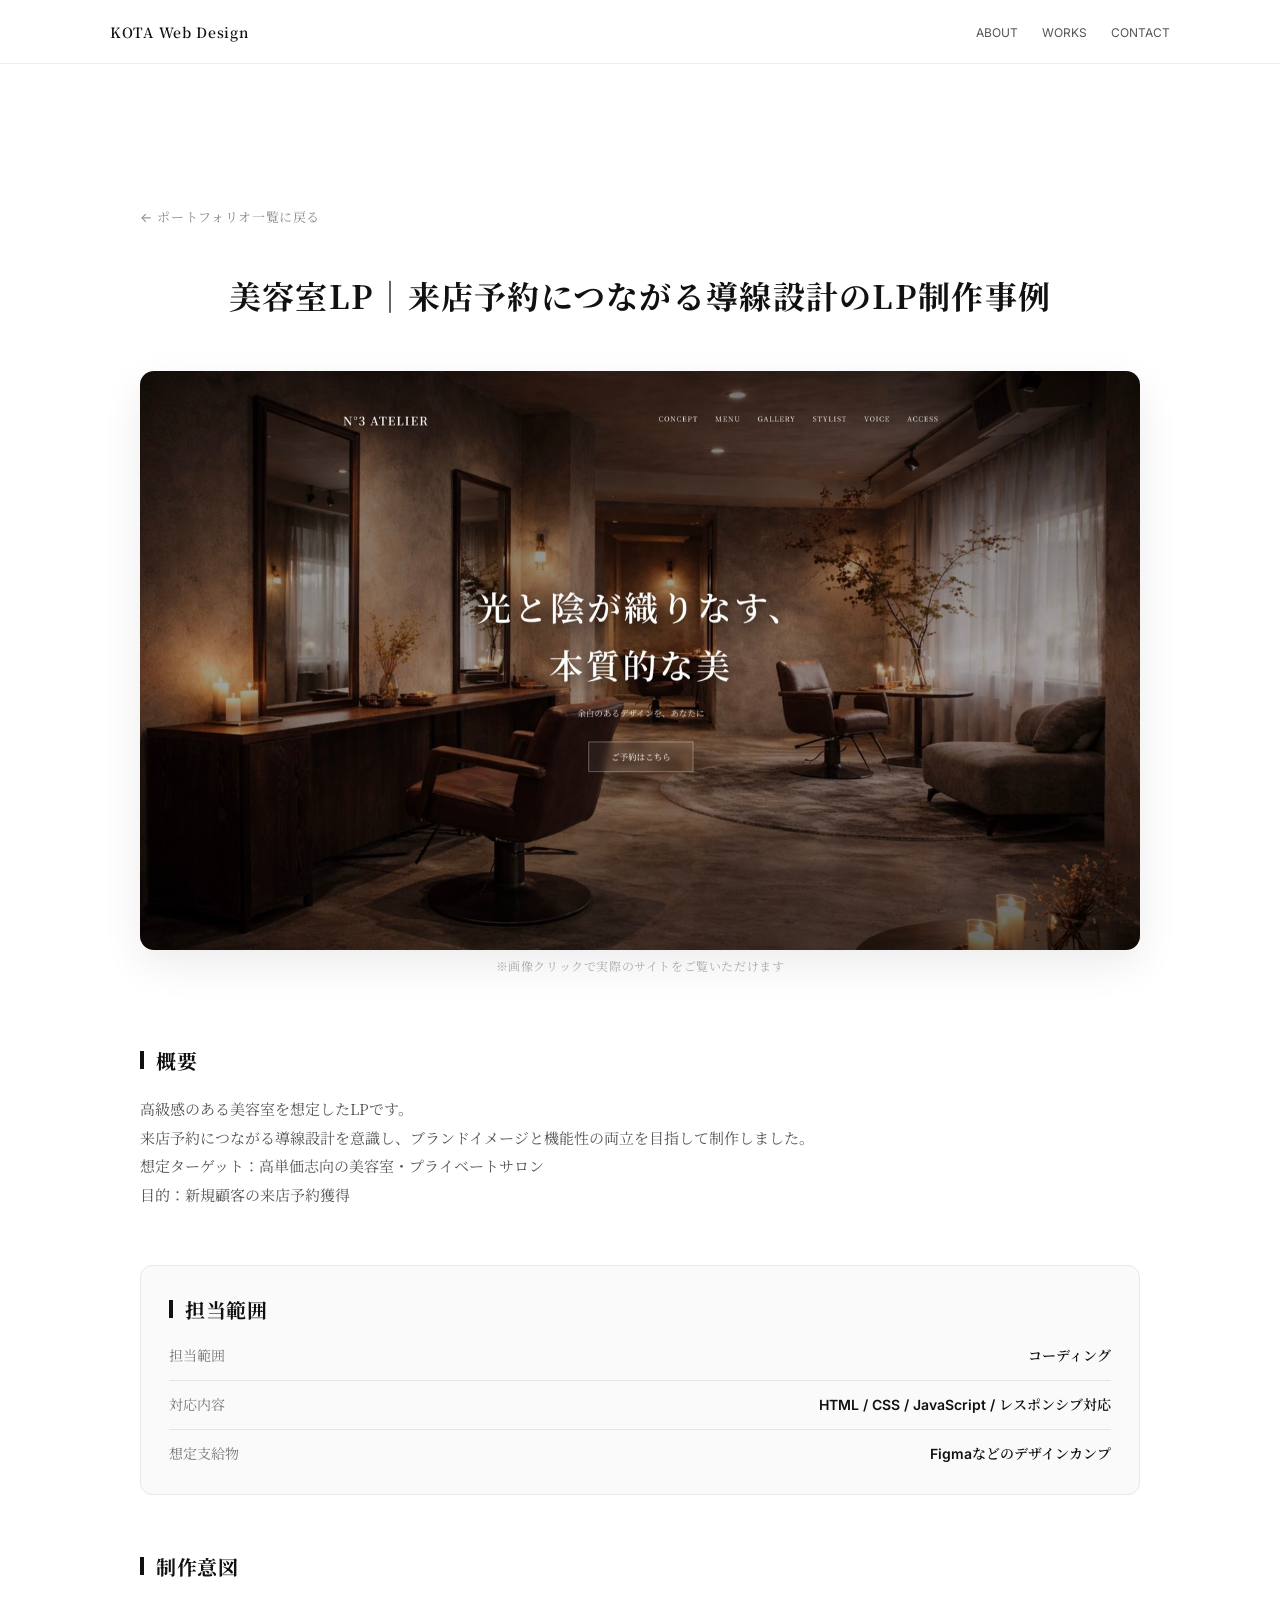
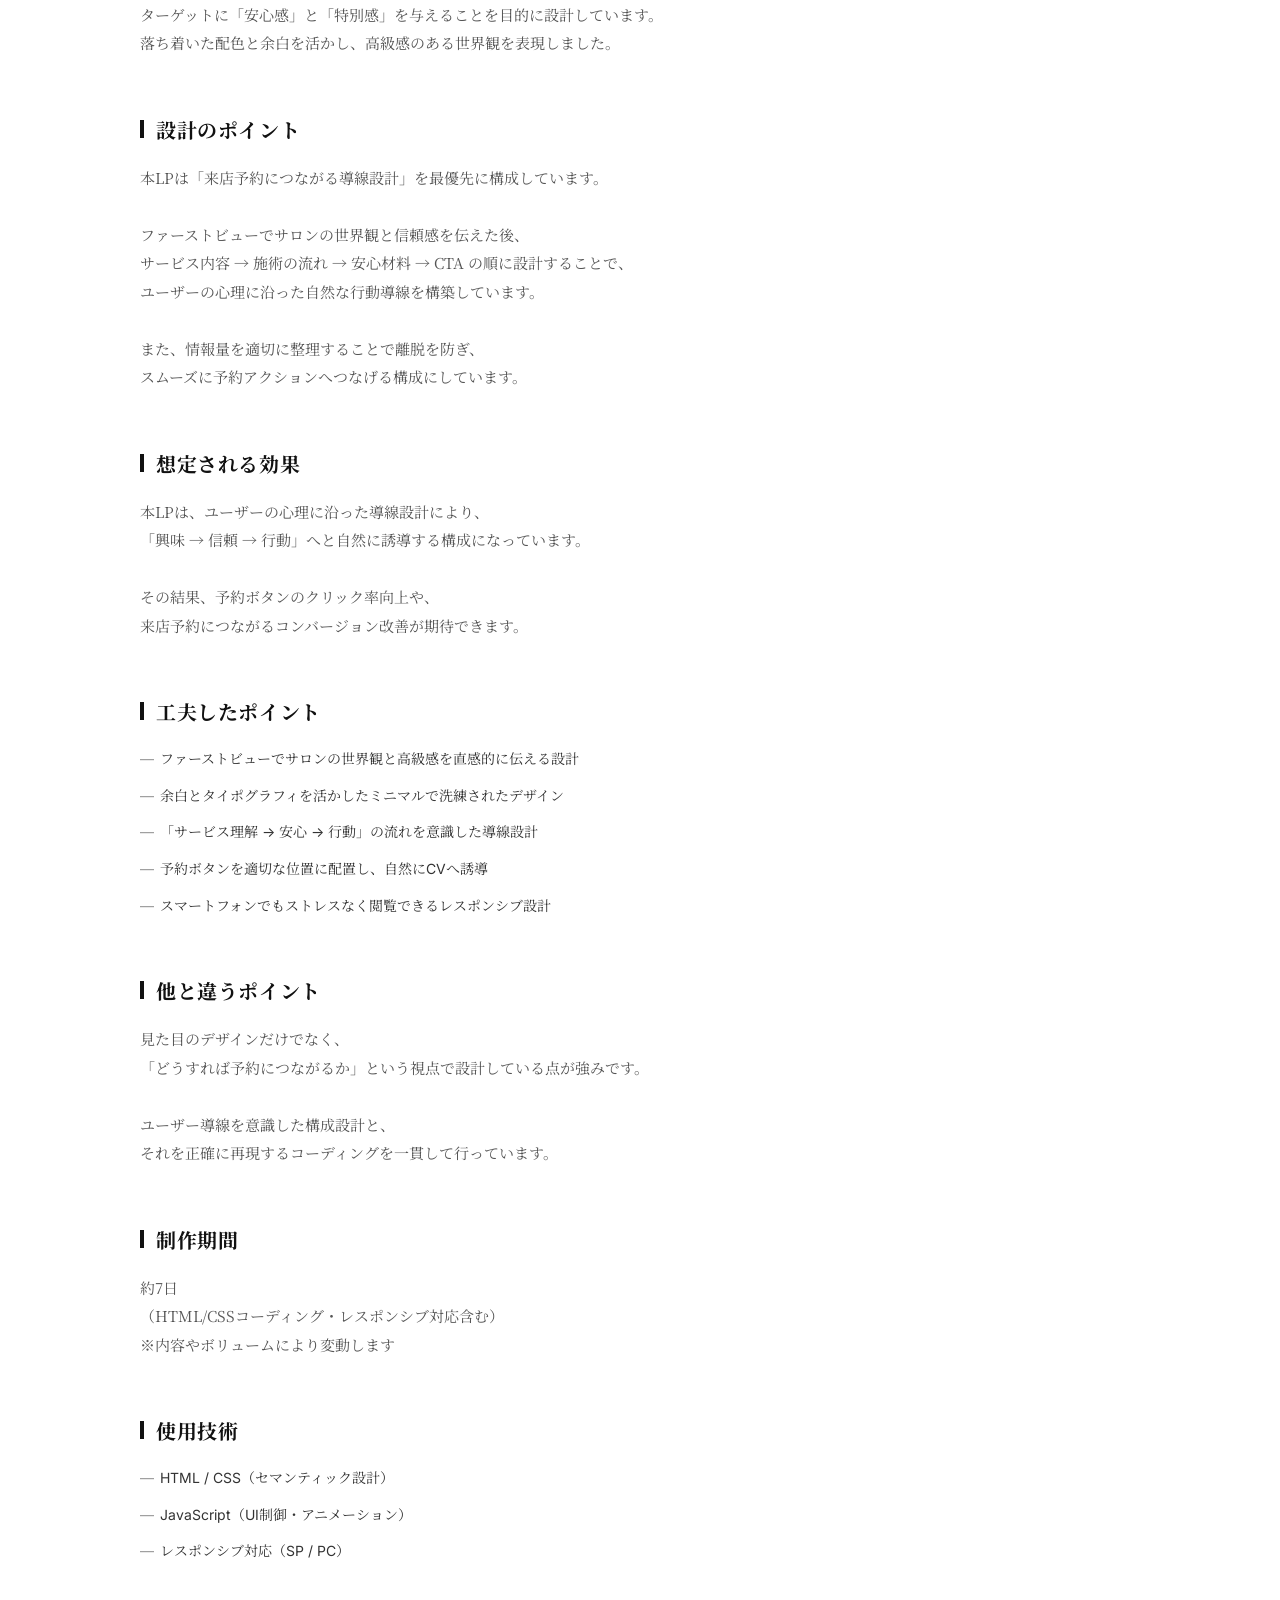
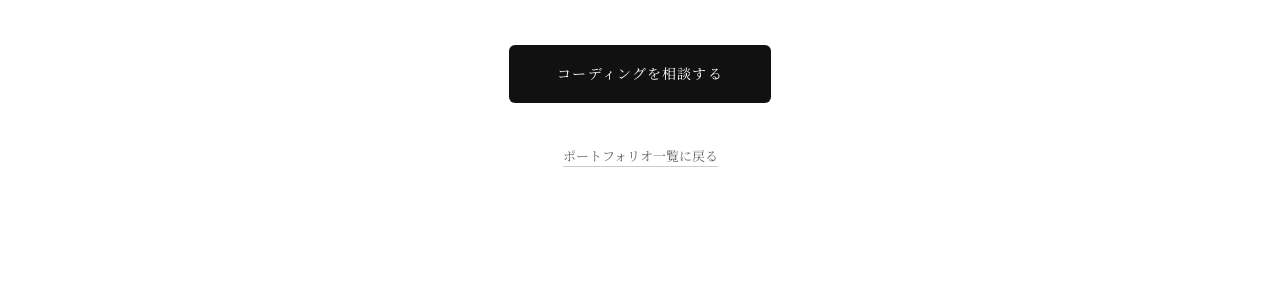
<file: work-hair.html>
<!DOCTYPE html>
<html lang="ja">
<head>
  <meta charset="UTF-8">
  <meta name="viewport" content="width=device-width, initial-scale=1.0">

  <!-- SEO -->
  <title>美容室LP制作事例 | KOTA Web Design</title>
  <meta name="description" content="高級感のある美容室LPの制作事例。スマホで見やすいLP制作の事例を紹介しています。">

  <!-- OGP -->
  <meta property="og:title" content="美容室LP制作事例 | KOTA Web Design">
  <meta property="og:description" content="スマホで見やすい導線設計を意識した美容室LPの制作事例。">
  <meta property="og:type" content="article">
  <meta property="og:url" content="https://kota-web-design.github.io/coding-partner-portfolio/work-hair.html">
  <meta property="og:image" content="https://kota-web-design.github.io/coding-partner-portfolio/img/work-hair.jpg">

  <!-- favicon -->
  <link rel="icon" href="img/favicon.ico" sizes="64x64" type="image/x-icon">

  <!-- CSS -->
  <link rel="stylesheet" href="style.css?v=20260619-4">

  <!-- フォント -->
  <link rel="preconnect" href="https://fonts.googleapis.com">
  <link rel="preconnect" href="https://fonts.gstatic.com" crossorigin>
  <link href="https://fonts.googleapis.com/css2?family=Inter:wght@300;400;500;600&family=Noto+Serif+JP:wght@400;500&display=swap" rel="stylesheet">
</head>

<body>

<header class="header">
  <div class="header__inner">

    <!-- ロゴ -->
    <p class="header__logo">
      <a href="index.html">KOTA Web Design</a>
    </p>

    <!-- ハンバーガー -->
    <button class="header__toggle" type="button" aria-label="メニュー開閉" aria-expanded="false" aria-controls="globalNav">
      <span></span>
      <span></span>
      <span></span>
    </button>

    <!-- ナビ -->
    <nav class="header__nav" id="globalNav" aria-label="グローバルナビゲーション">
      <ul>
        <li><a href="index.html#about">ABOUT</a></li>
        <li><a href="index.html#works">WORKS</a></li>
        <li><a href="index.html#contact">CONTACT</a></li>
      </ul>
    </nav>

  </div>
</header>

<!-- ================= MAIN ================= -->
<main>

<section class="work">

  <div class="work__inner">

<div class="work__back">
  <a href="index.html">← ポートフォリオ一覧に戻る</a>
</div>

    <!-- タイトル -->
    <h1 class="work__title">
      美容室LP｜来店予約につながる導線設計のLP制作事例
    </h1>

    <!-- サムネ -->
<div class="work__img">
  <a href="https://kota-web-design.github.io/portfolio-hair-lp/" target="_blank" rel="noopener noreferrer">
    <img src="img/work-hair.jpg" alt="高級感ある美容室LPの制作事例" loading="lazy">
  </a>
</div>

<p class="work__link-note">
  ※画像クリックで実際のサイトをご覧いただけます
</p>

    <!-- 概要 -->
<div class="work__block">
  <h2 class="work__heading">概要</h2>
  <p>
    高級感のある美容室を想定したLPです。<br>
    来店予約につながる導線設計を意識し、ブランドイメージと機能性の両立を目指して制作しました。
  </p>

  <p>
    想定ターゲット：高単価志向の美容室・プライベートサロン<br>
    目的：新規顧客の来店予約獲得
  </p>
</div>

    <!-- 担当範囲 -->
    <div class="work__block work__scope">
      <h2 class="work__heading">担当範囲</h2>
      <ul class="work__scope-list">
        <li><span>担当範囲</span><strong>コーディング</strong></li>
        <li><span>対応内容</span><strong>HTML / CSS / JavaScript / レスポンシブ対応</strong></li>
        <li><span>想定支給物</span><strong>Figmaなどのデザインカンプ</strong></li>
      </ul>
    </div>

    <!-- 制作意図 -->
    <div class="work__block">
      <h2 class="work__heading">制作意図</h2>
      <p>
        ターゲットに「安心感」と「特別感」を与えることを目的に設計しています。<br>
        落ち着いた配色と余白を活かし、高級感のある世界観を表現しました。
      </p>
    </div>

    <!-- 設計 -->
    <div class="work__block">
      <h2 class="work__heading">設計のポイント</h2>
      <p>
        本LPは「来店予約につながる導線設計」を最優先に構成しています。<br><br>

        ファーストビューでサロンの世界観と信頼感を伝えた後、<br>
        サービス内容 → 施術の流れ → 安心材料 → CTA の順に設計することで、<br>
        ユーザーの心理に沿った自然な行動導線を構築しています。<br><br>

        また、情報量を適切に整理することで離脱を防ぎ、<br>
        スムーズに予約アクションへつなげる構成にしています。
      </p>
    </div>

    <div class="work__block">
  <h2 class="work__heading">想定される効果</h2>
  <p>
    本LPは、ユーザーの心理に沿った導線設計により、<br>
    「興味 → 信頼 → 行動」へと自然に誘導する構成になっています。<br><br>

    その結果、予約ボタンのクリック率向上や、<br>
    来店予約につながるコンバージョン改善が期待できます。
  </p>
</div>

    <!-- 強み -->
    <div class="work__block">
      <h2 class="work__heading">工夫したポイント</h2>
      <ul class="work__list">
        <li>ファーストビューでサロンの世界観と高級感を直感的に伝える設計</li>
        <li>余白とタイポグラフィを活かしたミニマルで洗練されたデザイン</li>
        <li>「サービス理解 → 安心 → 行動」の流れを意識した導線設計</li>
        <li>予約ボタンを適切な位置に配置し、自然にCVへ誘導</li>
        <li>スマートフォンでもストレスなく閲覧できるレスポンシブ設計</li>
      </ul>
    </div>

    <!-- 他と違うポイント -->
    <div class="work__block">
      <h2 class="work__heading">他と違うポイント</h2>
      <p>
        見た目のデザインだけでなく、<br>
        「どうすれば予約につながるか」という視点で設計している点が強みです。<br><br>

        ユーザー導線を意識した構成設計と、<br>
        それを正確に再現するコーディングを一貫して行っています。
      </p>
    </div>

    <!-- 制作期間 -->
    <div class="work__block">
      <h2 class="work__heading">制作期間</h2>
      <p>
        約7日<br>
        （HTML/CSSコーディング・レスポンシブ対応含む）<br>
        ※内容やボリュームにより変動します
      </p>
    </div>

    <!-- 技術 -->
    <div class="work__block">
      <h2 class="work__heading">使用技術</h2>
      <ul class="work__list">
        <li>HTML / CSS（セマンティック設計）</li>
        <li>JavaScript（UI制御・アニメーション）</li>
        <li>レスポンシブ対応（SP / PC）</li>
      </ul>
    </div>

    <!-- CTA -->
    <div class="work__cta">
  <a href="index.html#contact">
    コーディングを相談する
  </a>
</div>

<div class="work__bottom-nav">
  <a href="index.html" class="work__back-btn">
    ポートフォリオ一覧に戻る
  </a>
</div>

  </div>

</section>

</main>
<script src="script.js?v=20260619-4"></script>
</body>
</html>
</file>
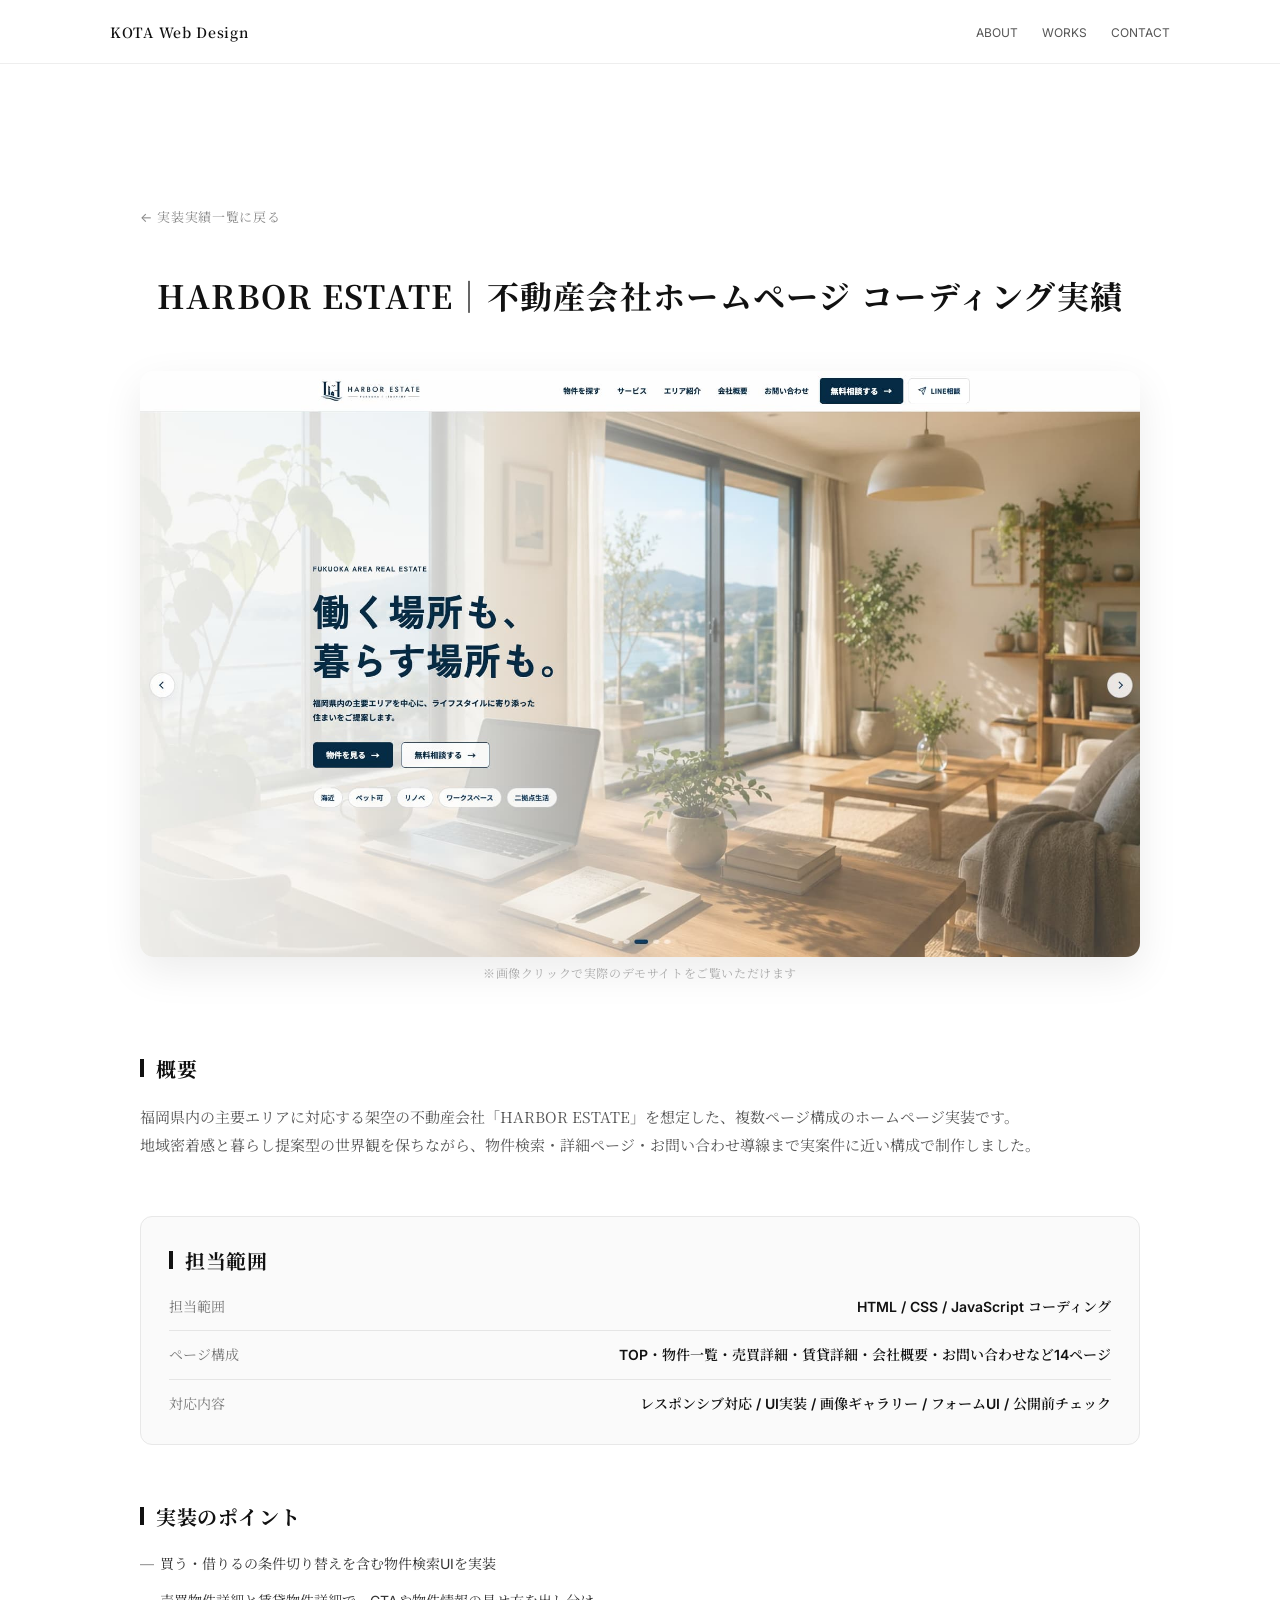
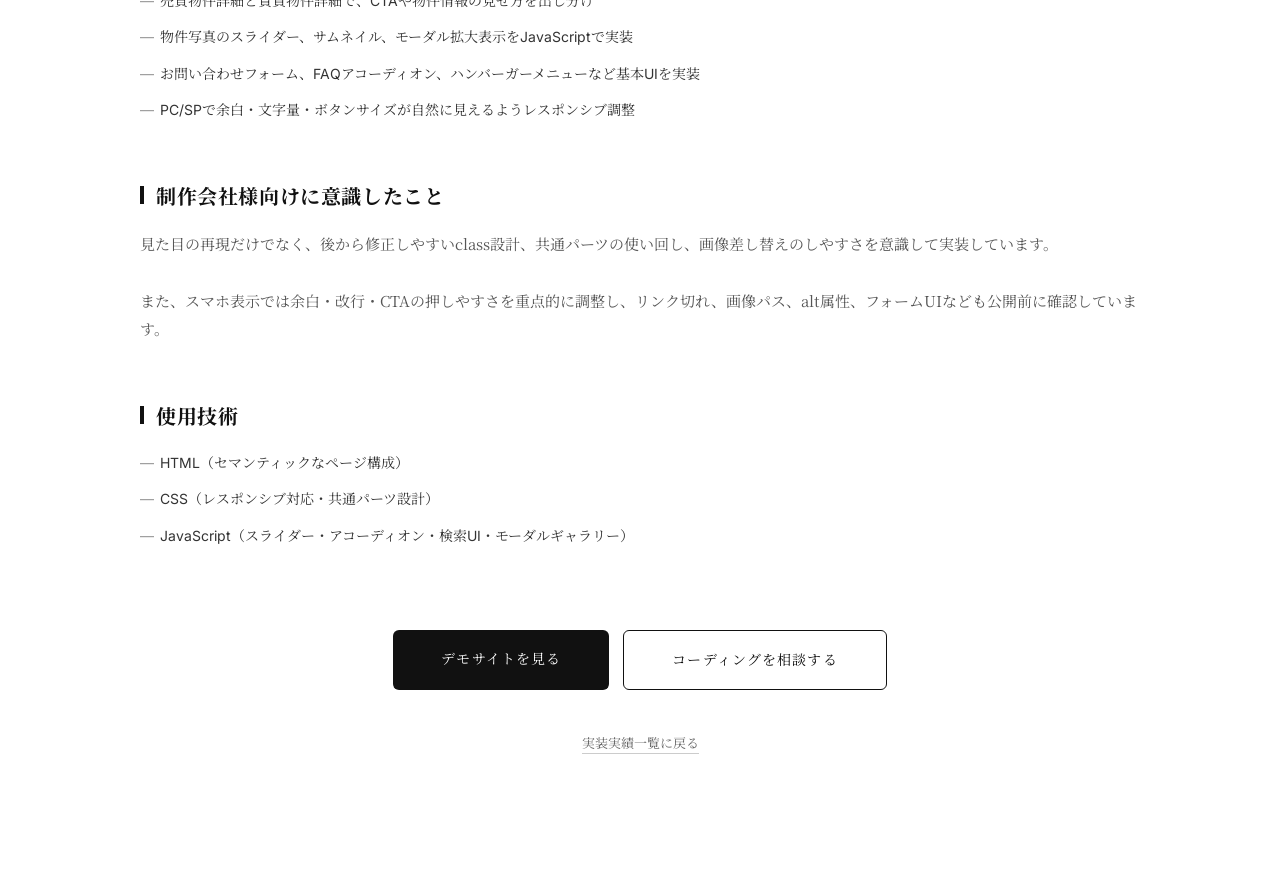
<file: work-harbor-estate.html>
<!DOCTYPE html>
<html lang="ja">
<head>
  <meta charset="UTF-8">
  <meta name="viewport" content="width=device-width, initial-scale=1.0">

  <!-- SEO -->
  <title>不動産会社ホームページ コーディング実績 | HARBOR ESTATE | KOTA Web Design</title>
  <meta name="description" content="架空の不動産会社HARBOR ESTATEのコーディング実績。14ページ構成、物件検索UI、売買・賃貸詳細、JavaScriptギャラリー、レスポンシブ対応まで実案件を想定して実装しました。">

  <!-- OGP -->
  <meta property="og:title" content="HARBOR ESTATE｜不動産会社ホームページ コーディング実績">
  <meta property="og:description" content="14ページ構成の不動産会社ホームページ実装。物件検索UI、売買・賃貸詳細、フォームUI、レスポンシブ対応まで制作しました。">
  <meta property="og:type" content="article">
  <meta property="og:url" content="https://kota-web-design.github.io/coding-partner-portfolio/work-harbor-estate.html">
  <meta property="og:image" content="https://kota-web-design.github.io/coding-partner-portfolio/img/harbor-estate.jpg">

  <!-- favicon -->
  <link rel="icon" href="img/favicon.ico" sizes="64x64" type="image/x-icon">

  <!-- CSS -->
  <link rel="stylesheet" href="style.css?v=20260619-4">

  <!-- フォント -->
  <link rel="preconnect" href="https://fonts.googleapis.com">
  <link rel="preconnect" href="https://fonts.gstatic.com" crossorigin>
  <link href="https://fonts.googleapis.com/css2?family=Inter:wght@300;400;500;600&family=Noto+Serif+JP:wght@400;500&display=swap" rel="stylesheet">
</head>

<body>

<!-- ================= Header ================= -->
<header class="header">
  <div class="header__inner">

    <p class="header__logo">
      <a href="index.html">KOTA Web Design</a>
    </p>

    <button class="header__toggle" type="button" aria-label="メニュー開閉" aria-expanded="false" aria-controls="globalNav">
      <span></span>
      <span></span>
      <span></span>
    </button>

    <nav class="header__nav" id="globalNav" aria-label="グローバルナビゲーション">
      <ul>
        <li><a href="index.html#about">ABOUT</a></li>
        <li><a href="index.html#works">WORKS</a></li>
        <li><a href="index.html#contact">CONTACT</a></li>
      </ul>
    </nav>

  </div>
</header>

<!-- ================= Main ================= -->
<main>

  <!-- ================= Work Detail ================= -->
  <section class="work">
    <div class="work__inner">

      <div class="work__back">
        <a href="index.html#works">← 実装実績一覧に戻る</a>
      </div>

      <h1 class="work__title">
        HARBOR ESTATE｜不動産会社ホームページ コーディング実績
      </h1>

      <div class="work__img">
        <a href="https://kota-web-design.github.io/harbor-estate-demo/" target="_blank" rel="noopener noreferrer">
          <img src="img/harbor-estate.jpg" alt="不動産会社ホームページ HARBOR ESTATEのトップページ実装画面" loading="lazy">
        </a>
      </div>

      <p class="work__link-note">
        ※画像クリックで実際のデモサイトをご覧いただけます
      </p>

      <!-- 概要 -->
      <div class="work__block">
        <h2 class="work__heading">概要</h2>
        <p>
          福岡県内の主要エリアに対応する架空の不動産会社「HARBOR ESTATE」を想定した、複数ページ構成のホームページ実装です。<br>
          地域密着感と暮らし提案型の世界観を保ちながら、物件検索・詳細ページ・お問い合わせ導線まで実案件に近い構成で制作しました。
        </p>
      </div>

      <!-- 担当範囲 -->
      <div class="work__block work__scope">
        <h2 class="work__heading">担当範囲</h2>
        <ul class="work__scope-list">
          <li><span>担当範囲</span><strong>HTML / CSS / JavaScript コーディング</strong></li>
          <li><span>ページ構成</span><strong>TOP・物件一覧・売買詳細・賃貸詳細・会社概要・お問い合わせなど14ページ</strong></li>
          <li><span>対応内容</span><strong>レスポンシブ対応 / UI実装 / 画像ギャラリー / フォームUI / 公開前チェック</strong></li>
        </ul>
      </div>

      <!-- 実装のポイント -->
      <div class="work__block">
        <h2 class="work__heading">実装のポイント</h2>
        <ul class="work__list">
          <li>買う・借りるの条件切り替えを含む物件検索UIを実装</li>
          <li>売買物件詳細と賃貸物件詳細で、CTAや物件情報の見せ方を出し分け</li>
          <li>物件写真のスライダー、サムネイル、モーダル拡大表示をJavaScriptで実装</li>
          <li>お問い合わせフォーム、FAQアコーディオン、ハンバーガーメニューなど基本UIを実装</li>
          <li>PC/SPで余白・文字量・ボタンサイズが自然に見えるようレスポンシブ調整</li>
        </ul>
      </div>

      <!-- 制作会社様向けの意識 -->
      <div class="work__block">
        <h2 class="work__heading">制作会社様向けに意識したこと</h2>
        <p>
          見た目の再現だけでなく、後から修正しやすいclass設計、共通パーツの使い回し、画像差し替えのしやすさを意識して実装しています。<br><br>
          また、スマホ表示では余白・改行・CTAの押しやすさを重点的に調整し、リンク切れ、画像パス、alt属性、フォームUIなども公開前に確認しています。
        </p>
      </div>

      <!-- 使用技術 -->
      <div class="work__block">
        <h2 class="work__heading">使用技術</h2>
        <ul class="work__list">
          <li>HTML（セマンティックなページ構成）</li>
          <li>CSS（レスポンシブ対応・共通パーツ設計）</li>
          <li>JavaScript（スライダー・アコーディオン・検索UI・モーダルギャラリー）</li>
        </ul>
      </div>

      <!-- CTA -->
      <div class="work__cta work__cta--double">
        <a href="https://kota-web-design.github.io/harbor-estate-demo/" target="_blank" rel="noopener noreferrer">
          デモサイトを見る
        </a>
        <a href="index.html#contact" class="work__cta-secondary">
          コーディングを相談する
        </a>
      </div>

      <div class="work__bottom-nav">
        <a href="index.html#works" class="work__back-btn">
          実装実績一覧に戻る
        </a>
      </div>

    </div>
  </section>

</main>

<script src="script.js?v=20260619-4"></script>
</body>
</html>
</file>
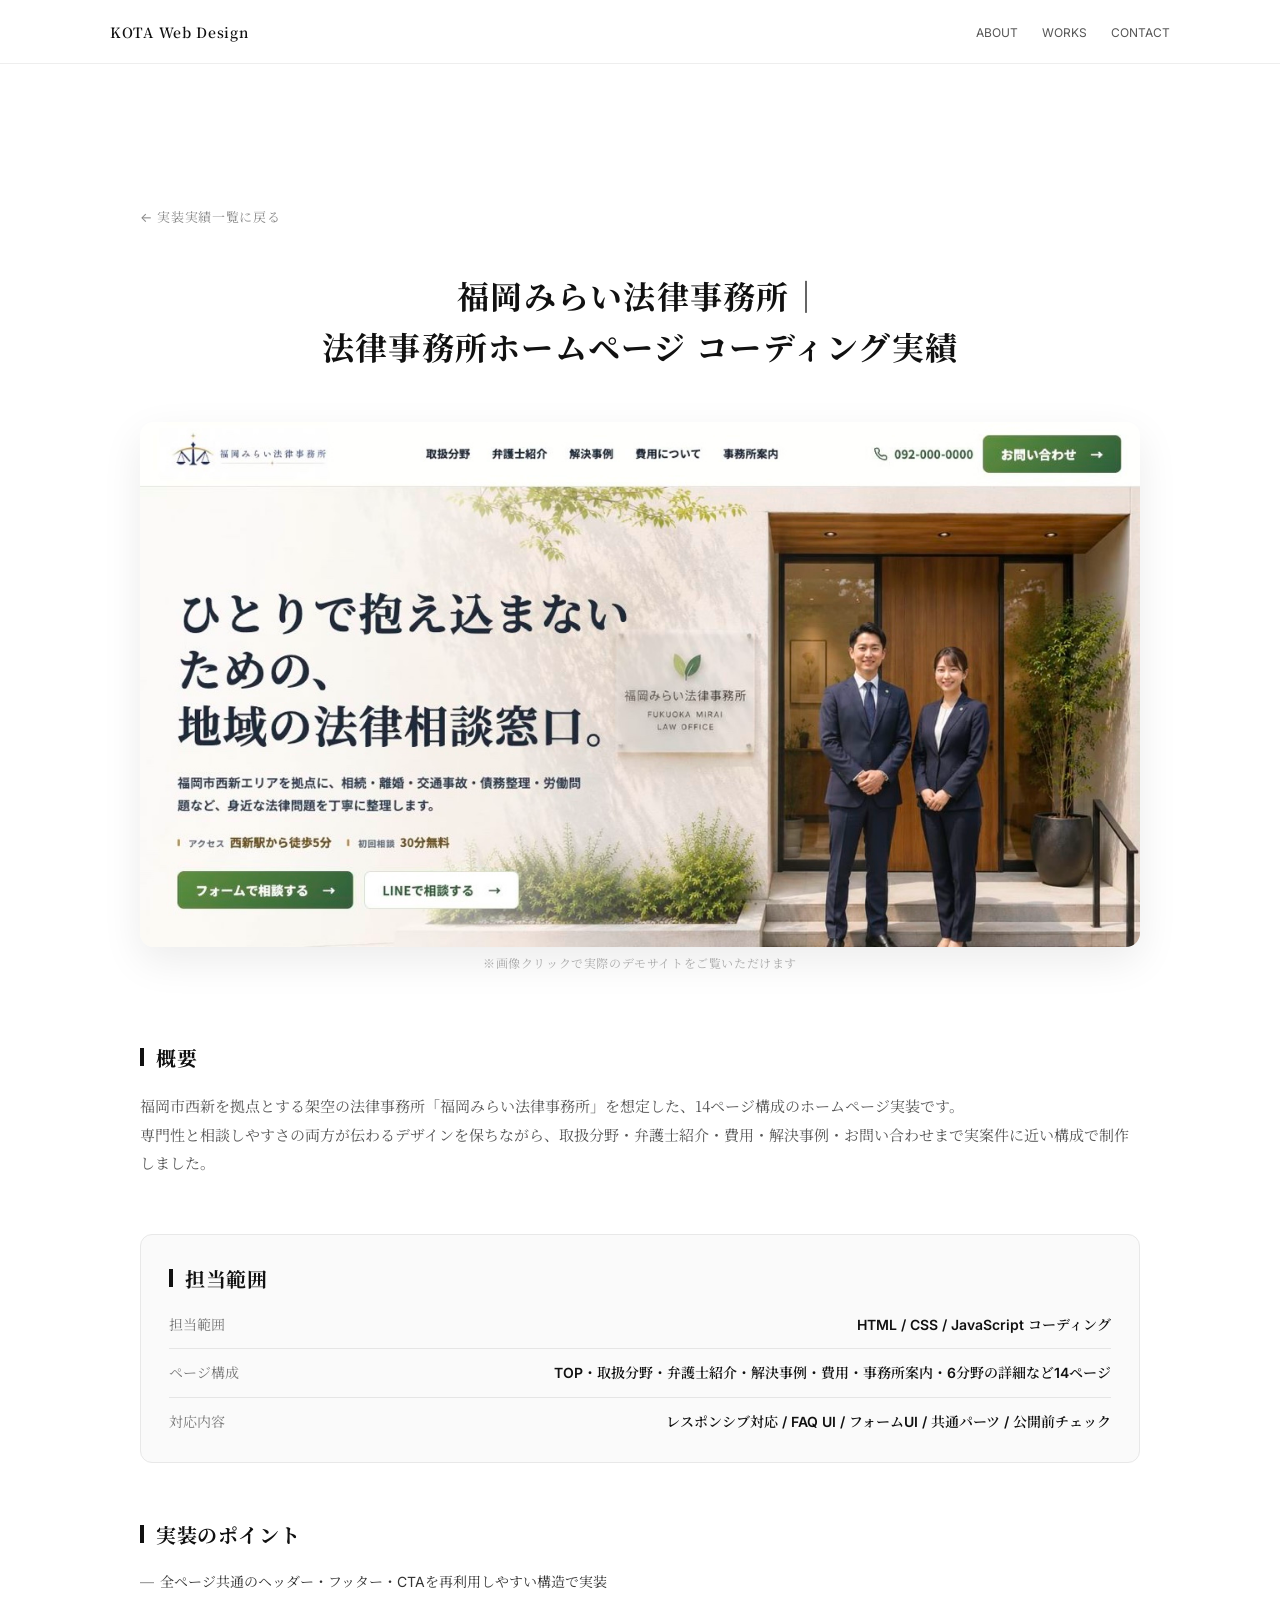
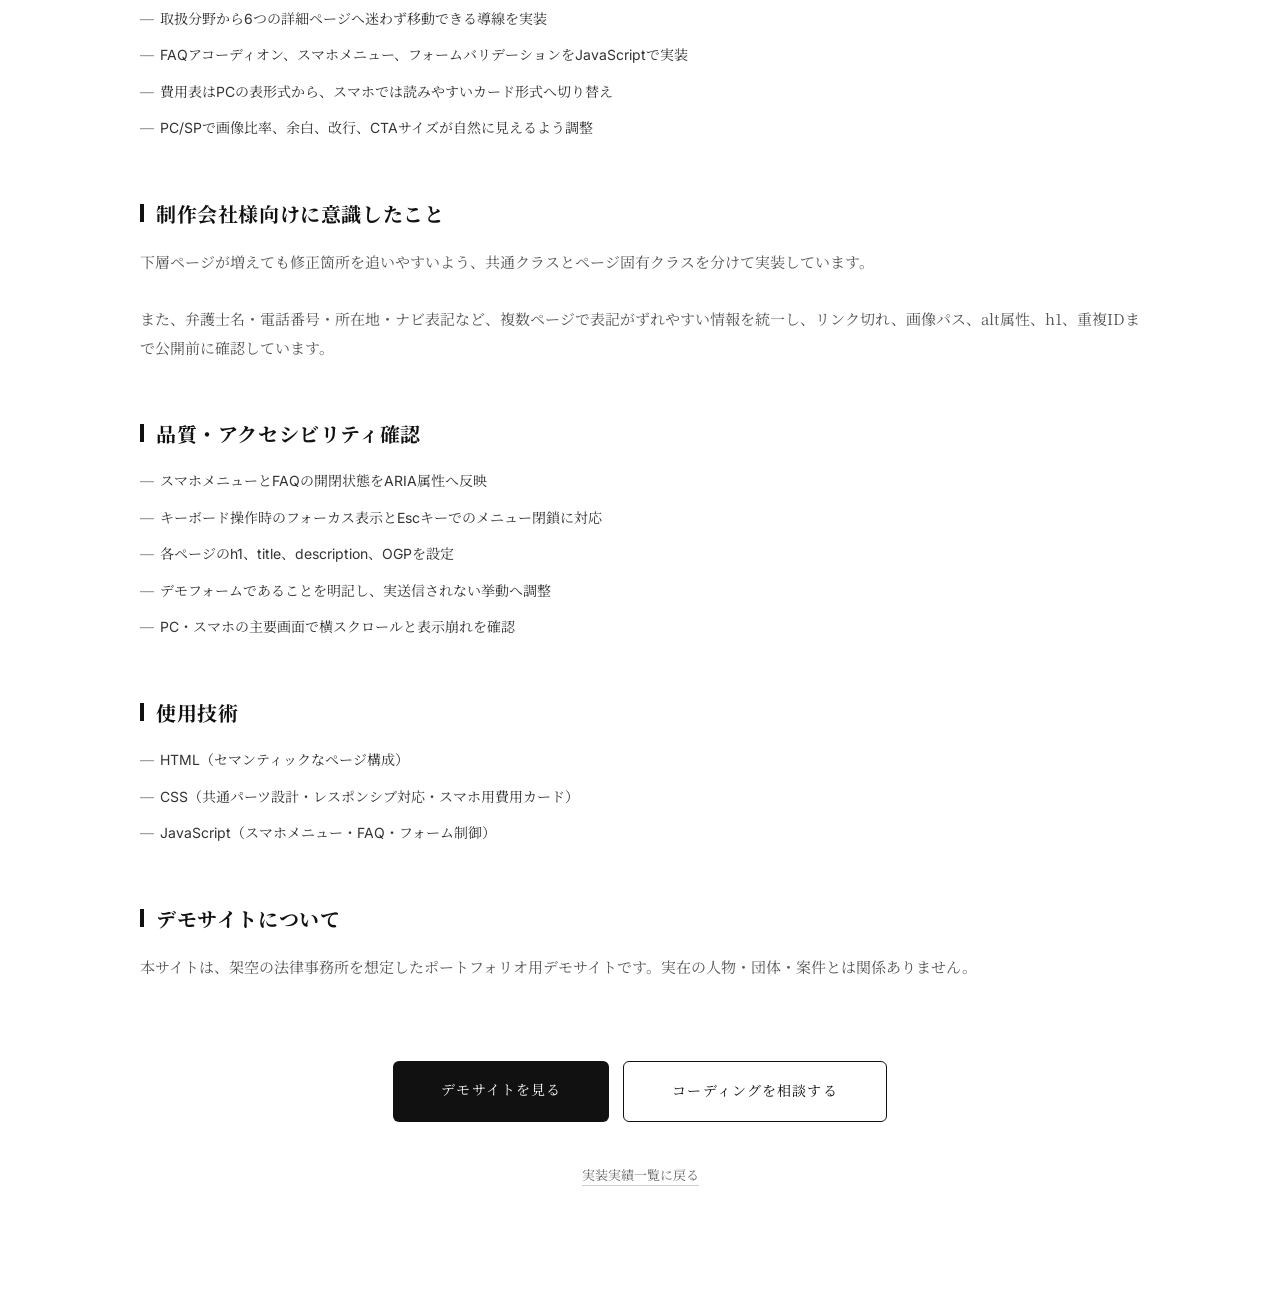
<file: work-law.html>
<!DOCTYPE html>
<html lang="ja">
<head>
  <meta charset="UTF-8">
  <meta name="viewport" content="width=device-width, initial-scale=1.0">

  <!-- SEO -->
  <title>法律事務所ホームページ コーディング実績 | 福岡みらい法律事務所 | KOTA Web Design</title>
  <meta name="description" content="架空の法律事務所を想定した14ページ構成のコーディング実績。共通パーツ、FAQ、フォームUI、レスポンシブ対応、公開前チェックまで実案件を想定して実装しました。">

  <!-- OGP -->
  <meta property="og:title" content="福岡みらい法律事務所｜法律事務所ホームページ コーディング実績">
  <meta property="og:description" content="14ページ構成の法律事務所ホームページ実装。共通パーツ、FAQ、フォームUI、レスポンシブ対応まで制作しました。">
  <meta property="og:type" content="article">
  <meta property="og:url" content="https://kota-web-design.github.io/coding-partner-portfolio/work-law.html">
  <meta property="og:image" content="https://kota-web-design.github.io/coding-partner-portfolio/img/work-law.jpg">

  <link rel="icon" href="img/favicon.ico" sizes="64x64" type="image/x-icon">
  <link rel="stylesheet" href="style.css?v=20260619-4">
  <link rel="preconnect" href="https://fonts.googleapis.com">
  <link rel="preconnect" href="https://fonts.gstatic.com" crossorigin>
  <link href="https://fonts.googleapis.com/css2?family=Inter:wght@300;400;500;600&amp;family=Noto+Serif+JP:wght@400;500&amp;display=swap" rel="stylesheet">
</head>

<body>

<header class="header">
  <div class="header__inner">
    <p class="header__logo">
      <a href="index.html">KOTA Web Design</a>
    </p>

    <button class="header__toggle" type="button" aria-label="メニュー開閉" aria-expanded="false" aria-controls="globalNav">
      <span></span>
      <span></span>
      <span></span>
    </button>

    <nav class="header__nav" id="globalNav" aria-label="グローバルナビゲーション">
      <ul>
        <li><a href="index.html#about">ABOUT</a></li>
        <li><a href="index.html#works">WORKS</a></li>
        <li><a href="index.html#contact">CONTACT</a></li>
      </ul>
    </nav>
  </div>
</header>

<main>
  <section class="work">
    <div class="work__inner">

      <div class="work__back">
        <a href="index.html#works">← 実装実績一覧に戻る</a>
      </div>

      <h1 class="work__title">
        福岡みらい法律事務所｜<br>法律事務所ホームページ コーディング実績
      </h1>

      <div class="work__img">
        <a href="https://kota-web-design.github.io/fukuoka-mirai-law-demo/index.html" target="_blank" rel="noopener noreferrer">
          <img src="img/work-law.jpg" alt="福岡みらい法律事務所ホームページのトップページ実装画面" width="1200" height="630" loading="lazy">
        </a>
      </div>

      <p class="work__link-note">
        ※画像クリックで実際のデモサイトをご覧いただけます
      </p>

      <div class="work__block">
        <h2 class="work__heading">概要</h2>
        <p>
          福岡市西新を拠点とする架空の法律事務所「福岡みらい法律事務所」を想定した、14ページ構成のホームページ実装です。<br>
          専門性と相談しやすさの両方が伝わるデザインを保ちながら、取扱分野・弁護士紹介・費用・解決事例・お問い合わせまで実案件に近い構成で制作しました。
        </p>
      </div>

      <div class="work__block work__scope">
        <h2 class="work__heading">担当範囲</h2>
        <ul class="work__scope-list">
          <li><span>担当範囲</span><strong>HTML / CSS / JavaScript コーディング</strong></li>
          <li><span>ページ構成</span><strong>TOP・取扱分野・弁護士紹介・解決事例・費用・事務所案内・6分野の詳細など14ページ</strong></li>
          <li><span>対応内容</span><strong>レスポンシブ対応 / FAQ UI / フォームUI / 共通パーツ / 公開前チェック</strong></li>
        </ul>
      </div>

      <div class="work__block">
        <h2 class="work__heading">実装のポイント</h2>
        <ul class="work__list">
          <li>全ページ共通のヘッダー・フッター・CTAを再利用しやすい構造で実装</li>
          <li>取扱分野から6つの詳細ページへ迷わず移動できる導線を実装</li>
          <li>FAQアコーディオン、スマホメニュー、フォームバリデーションをJavaScriptで実装</li>
          <li>費用表はPCの表形式から、スマホでは読みやすいカード形式へ切り替え</li>
          <li>PC/SPで画像比率、余白、改行、CTAサイズが自然に見えるよう調整</li>
        </ul>
      </div>

      <div class="work__block">
        <h2 class="work__heading">制作会社様向けに意識したこと</h2>
        <p>
          下層ページが増えても修正箇所を追いやすいよう、共通クラスとページ固有クラスを分けて実装しています。<br><br>
          また、弁護士名・電話番号・所在地・ナビ表記など、複数ページで表記がずれやすい情報を統一し、リンク切れ、画像パス、alt属性、h1、重複IDまで公開前に確認しています。
        </p>
      </div>

      <div class="work__block">
        <h2 class="work__heading">品質・アクセシビリティ確認</h2>
        <ul class="work__list">
          <li>スマホメニューとFAQの開閉状態をARIA属性へ反映</li>
          <li>キーボード操作時のフォーカス表示とEscキーでのメニュー閉鎖に対応</li>
          <li>各ページのh1、title、description、OGPを設定</li>
          <li>デモフォームであることを明記し、実送信されない挙動へ調整</li>
          <li>PC・スマホの主要画面で横スクロールと表示崩れを確認</li>
        </ul>
      </div>

      <div class="work__block">
        <h2 class="work__heading">使用技術</h2>
        <ul class="work__list">
          <li>HTML（セマンティックなページ構成）</li>
          <li>CSS（共通パーツ設計・レスポンシブ対応・スマホ用費用カード）</li>
          <li>JavaScript（スマホメニュー・FAQ・フォーム制御）</li>
        </ul>
      </div>

      <div class="work__block">
        <h2 class="work__heading">デモサイトについて</h2>
        <p>
          本サイトは、架空の法律事務所を想定したポートフォリオ用デモサイトです。実在の人物・団体・案件とは関係ありません。
        </p>
      </div>

      <div class="work__cta work__cta--double">
        <a href="https://kota-web-design.github.io/fukuoka-mirai-law-demo/index.html" target="_blank" rel="noopener noreferrer">
          デモサイトを見る
        </a>
        <a href="index.html#contact" class="work__cta-secondary">
          コーディングを相談する
        </a>
      </div>

      <div class="work__bottom-nav">
        <a href="index.html#works" class="work__back-btn">実装実績一覧に戻る</a>
      </div>

    </div>
  </section>
</main>

<script src="script.js?v=20260619-4"></script>
</body>
</html>
</file>
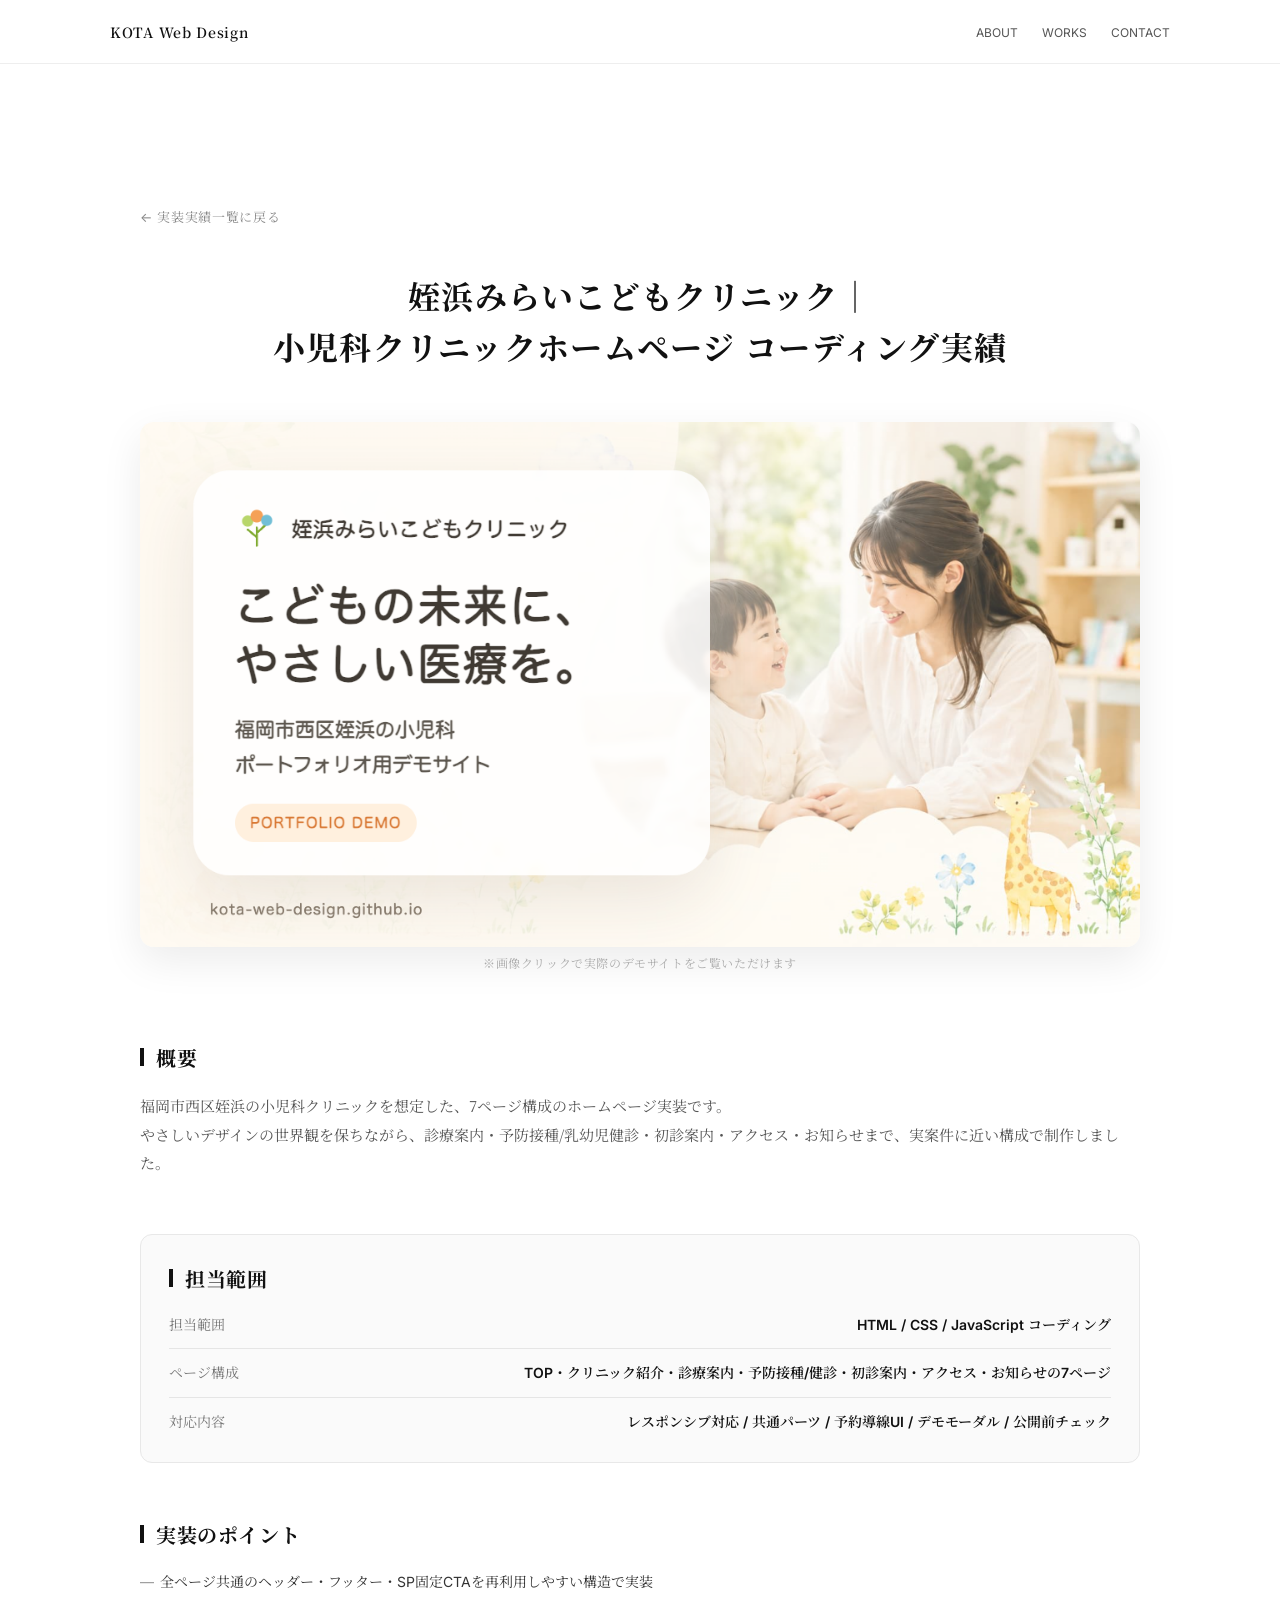
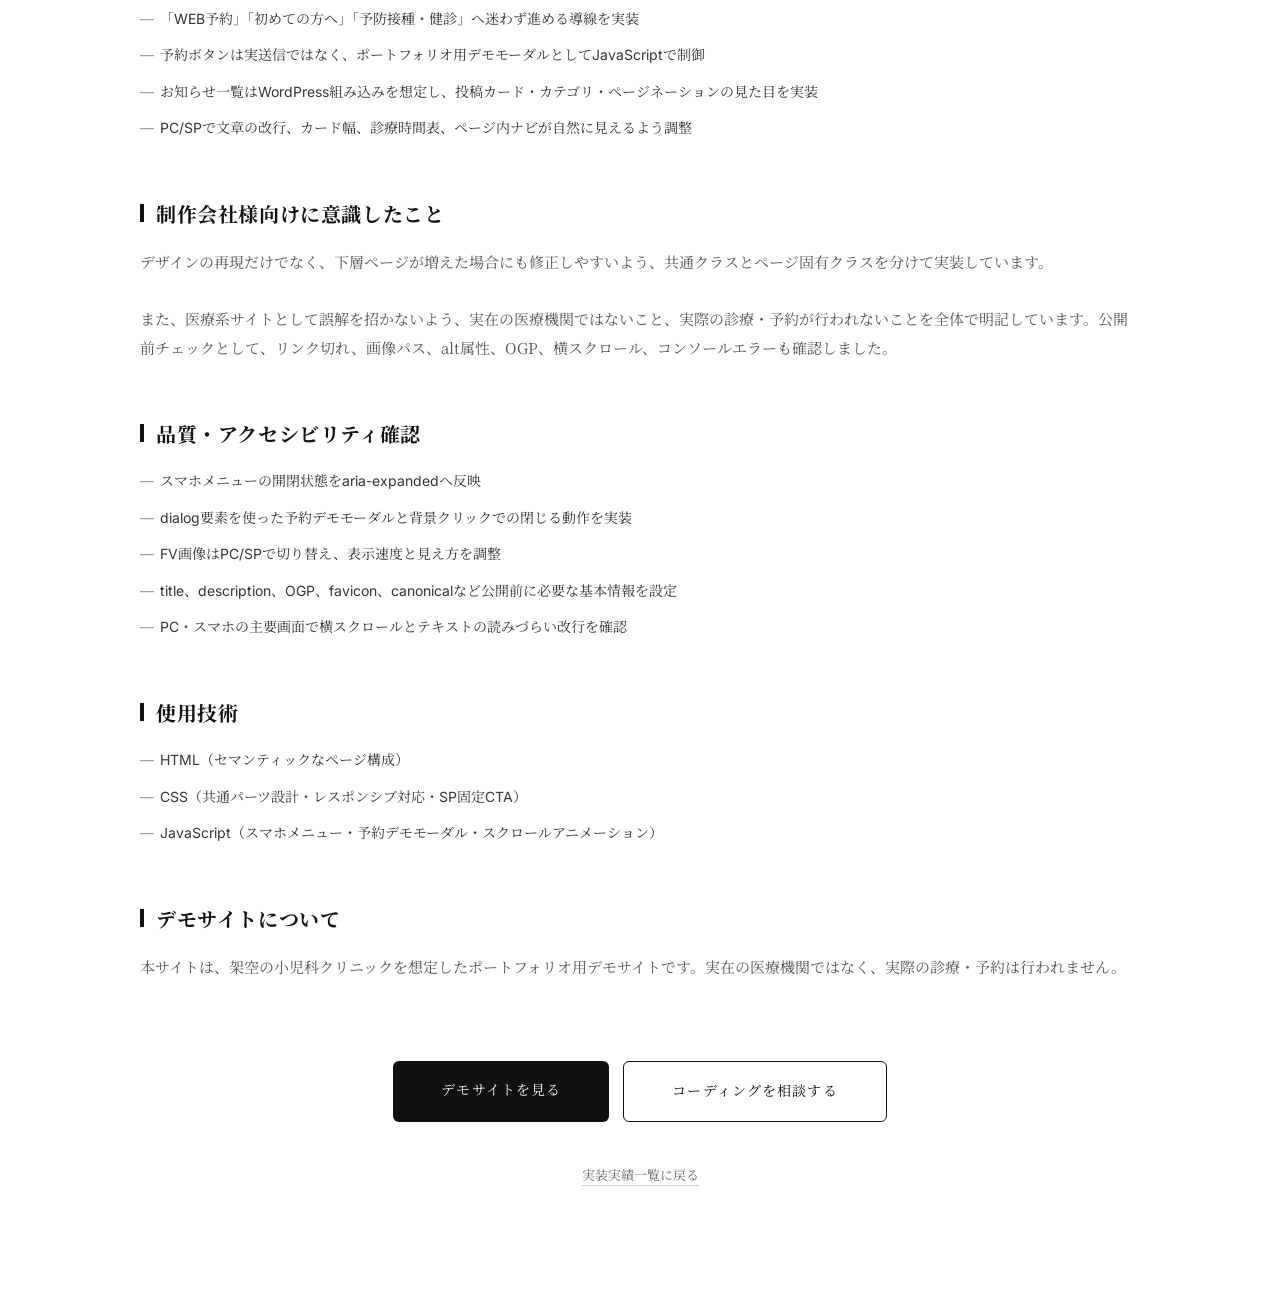
<file: work-pediatric-clinic.html>
<!doctype html>
<html lang="ja">
  <head>
    <meta charset="UTF-8" />
    <meta name="viewport" content="width=device-width, initial-scale=1.0" />

    <!-- SEO -->
    <title>
      小児科クリニックホームページ コーディング実績 | 姪浜みらいこどもクリニック
      | KOTA Web Design
    </title>
    <meta
      name="description"
      content="架空の小児科クリニックを想定した7ページ構成のコーディング実績。共通パーツ、予約導線、デモモーダル、ニュース一覧、レスポンシブ対応、公開前チェックまで実案件を想定して実装しました。"
    />

    <!-- OGP -->
    <meta
      property="og:title"
      content="姪浜みらいこどもクリニック｜小児科クリニックホームページ コーディング実績"
    />
    <meta
      property="og:description"
      content="7ページ構成の小児科クリニックホームページ実装。共通パーツ、予約導線、ニュース一覧、レスポンシブ対応まで制作しました。"
    />
    <meta property="og:type" content="article" />
    <meta
      property="og:url"
      content="https://kota-web-design.github.io/coding-partner-portfolio/work-pediatric-clinic.html"
    />
    <meta
      property="og:image"
      content="https://kota-web-design.github.io/coding-partner-portfolio/img/work-pediatric-clinic.png"
    />

    <link rel="icon" href="img/favicon.ico" sizes="64x64" type="image/x-icon" />
    <link rel="stylesheet" href="style.css?v=20260630-1" />
    <link rel="preconnect" href="https://fonts.googleapis.com" />
    <link rel="preconnect" href="https://fonts.gstatic.com" crossorigin />
    <link
      href="https://fonts.googleapis.com/css2?family=Inter:wght@300;400;500;600&amp;family=Noto+Serif+JP:wght@400;500&amp;display=swap"
      rel="stylesheet"
    />
  </head>

  <body>
    <header class="header">
      <div class="header__inner">
        <p class="header__logo">
          <a href="index.html">KOTA Web Design</a>
        </p>

        <button
          class="header__toggle"
          type="button"
          aria-label="メニュー開閉"
          aria-expanded="false"
          aria-controls="globalNav"
        >
          <span></span>
          <span></span>
          <span></span>
        </button>

        <nav
          class="header__nav"
          id="globalNav"
          aria-label="グローバルナビゲーション"
        >
          <ul>
            <li><a href="index.html#about">ABOUT</a></li>
            <li><a href="index.html#works">WORKS</a></li>
            <li><a href="index.html#contact">CONTACT</a></li>
          </ul>
        </nav>
      </div>
    </header>

    <main>
      <section class="work">
        <div class="work__inner">
          <div class="work__back">
            <a href="index.html#works">← 実装実績一覧に戻る</a>
          </div>

          <h1 class="work__title">
            姪浜みらいこどもクリニック｜<br />小児科クリニックホームページ
            コーディング実績
          </h1>

          <div class="work__img">
            <a
              href="https://kota-web-design.github.io/meinohama-mirai-kids-clinic_demo/"
              target="_blank"
              rel="noopener noreferrer"
            >
              <img
                src="img/work-pediatric-clinic.png"
                alt="姪浜みらいこどもクリニックホームページのトップページ実装画面"
                width="1200"
                height="630"
                loading="lazy"
              />
            </a>
          </div>

          <p class="work__link-note">
            ※画像クリックで実際のデモサイトをご覧いただけます
          </p>

          <div class="work__block">
            <h2 class="work__heading">概要</h2>
            <p>
              福岡市西区姪浜の小児科クリニックを想定した、7ページ構成のホームページ実装です。<br />
              やさしいデザインの世界観を保ちながら、診療案内・予防接種/乳幼児健診・初診案内・アクセス・お知らせまで、実案件に近い構成で制作しました。
            </p>
          </div>

          <div class="work__block work__scope">
            <h2 class="work__heading">担当範囲</h2>
            <ul class="work__scope-list">
              <li>
                <span>担当範囲</span
                ><strong>HTML / CSS / JavaScript コーディング</strong>
              </li>
              <li>
                <span>ページ構成</span
                ><strong
                  >TOP・クリニック紹介・診療案内・予防接種/健診・初診案内・アクセス・お知らせの7ページ</strong
                >
              </li>
              <li>
                <span>対応内容</span
                ><strong
                  >レスポンシブ対応 / 共通パーツ / 予約導線UI / デモモーダル /
                  公開前チェック</strong
                >
              </li>
            </ul>
          </div>

          <div class="work__block">
            <h2 class="work__heading">実装のポイント</h2>
            <ul class="work__list">
              <li>
                全ページ共通のヘッダー・フッター・SP固定CTAを再利用しやすい構造で実装
              </li>
              <li>
                「WEB予約」「初めての方へ」「予防接種・健診」へ迷わず進める導線を実装
              </li>
              <li>
                予約ボタンは実送信ではなく、ポートフォリオ用デモモーダルとしてJavaScriptで制御
              </li>
              <li>
                お知らせ一覧はWordPress組み込みを想定し、投稿カード・カテゴリ・ページネーションの見た目を実装
              </li>
              <li>
                PC/SPで文章の改行、カード幅、診療時間表、ページ内ナビが自然に見えるよう調整
              </li>
            </ul>
          </div>

          <div class="work__block">
            <h2 class="work__heading">制作会社様向けに意識したこと</h2>
            <p>
              デザインの再現だけでなく、下層ページが増えた場合にも修正しやすいよう、共通クラスとページ固有クラスを分けて実装しています。<br /><br />
              また、医療系サイトとして誤解を招かないよう、実在の医療機関ではないこと、実際の診療・予約が行われないことを全体で明記しています。公開前チェックとして、リンク切れ、画像パス、alt属性、OGP、横スクロール、コンソールエラーも確認しました。
            </p>
          </div>

          <div class="work__block">
            <h2 class="work__heading">品質・アクセシビリティ確認</h2>
            <ul class="work__list">
              <li>スマホメニューの開閉状態をaria-expandedへ反映</li>
              <li>
                dialog要素を使った予約デモモーダルと背景クリックでの閉じる動作を実装
              </li>
              <li>FV画像はPC/SPで切り替え、表示速度と見え方を調整</li>
              <li>
                title、description、OGP、favicon、canonicalなど公開前に必要な基本情報を設定
              </li>
              <li>
                PC・スマホの主要画面で横スクロールとテキストの読みづらい改行を確認
              </li>
            </ul>
          </div>

          <div class="work__block">
            <h2 class="work__heading">使用技術</h2>
            <ul class="work__list">
              <li>HTML（セマンティックなページ構成）</li>
              <li>CSS（共通パーツ設計・レスポンシブ対応・SP固定CTA）</li>
              <li>
                JavaScript（スマホメニュー・予約デモモーダル・スクロールアニメーション）
              </li>
            </ul>
          </div>

          <div class="work__block">
            <h2 class="work__heading">デモサイトについて</h2>
            <p>
              本サイトは、架空の小児科クリニックを想定したポートフォリオ用デモサイトです。実在の医療機関ではなく、実際の診療・予約は行われません。
            </p>
          </div>

          <div class="work__cta work__cta--double">
            <a
              href="https://kota-web-design.github.io/meinohama-mirai-kids-clinic_demo/"
              target="_blank"
              rel="noopener noreferrer"
            >
              デモサイトを見る
            </a>
            <a href="index.html#contact" class="work__cta-secondary">
              コーディングを相談する
            </a>
          </div>

          <div class="work__bottom-nav">
            <a href="index.html#works" class="work__back-btn"
              >実装実績一覧に戻る</a
            >
          </div>
        </div>
      </section>
    </main>

    <script src="script.js?v=20260619-4"></script>
  </body>
</html>
</file>
<file: style.css>
/* ===============================
   Reset CSS
=============================== */
*,
*::before,
*::after {
  box-sizing: border-box;
}

html,
body {
  margin: 0;
  padding: 0;
}

html {
  overflow-x: hidden;
  scroll-behavior: smooth;
}

#about,
#works,
#contact {
  scroll-margin-top: 84px;
}

body {
  line-height: 1.6;
  font-family: "Inter", "Noto Serif JP", sans-serif;
  color: #111;
  background-color: #fff;
  padding-top: 64px;
}

img {
  max-width: 100%;
  height: auto;
  display: block;
}

a {
  text-decoration: none;
  color: inherit;
}

ul,
ol {
  list-style: none;
  padding: 0;
  margin: 0;
}

h1,
h2,
h3,
p {
  margin: 0;
  font-family: "Noto Serif JP", serif;
}

.sp-only {
  display: none;
}

.pc-only {
  display: block;
}

/* ===============================
   HEADER
=============================== */
.header {
  height: 64px;
  position: fixed;
  top: 0;
  left: 0;
  width: 100%;
  background: #fff;
  border-bottom: 1px solid #eee;
  z-index: 100;
}

.header__inner {
  max-width: 1100px;
  margin: 0 auto;
  padding: 0 20px;
  height: 100%;
  display: flex;
  justify-content: space-between;
  align-items: center;
}

.header__logo a {
  font-size: 14px;
  font-weight: 600;
  letter-spacing: 0.05em;
}

.header__nav ul {
  display: flex;
  gap: 24px;
}

.header__nav a {
  font-size: 12px;
  color: #555;
  transition: 0.3s;
}

.header__nav a:hover {
  color: #111;
}

.header__toggle {
  display: none;
}

/* ===============================
   First View
=============================== */

.fv {
  padding: 160px 20px 130px;
  text-align: center;
  border-bottom: 1px solid #eee;
}

.fv__inner {
  max-width: 820px;
  margin: 0 auto;
}

.fv__lead {
  font-size: 12px;
  letter-spacing: 0.25em;
  margin-bottom: 16px;
  color: #999;
}

.fv__title {
  font-size: 46px;
  font-weight: 700;
  line-height: 1.4;
  margin-bottom: 28px;
  letter-spacing: 0.02em;
  max-width: 720px;
  margin-left: auto;
  margin-right: auto;
}

.fv__text {
  font-size: 16px;
  color: #555;
  line-height: 1.9;
  margin-bottom: 44px;
  max-width: 760px;
  margin-left: auto;
  margin-right: auto;
}

.fv__cta {
  display: flex;
  flex-direction: row;
  align-items: center;
  justify-content: center;
  gap: 12px;
}

.btn-primary,
.btn-secondary {
  display: inline-block;
  padding: 16px 42px;
  font-size: 14px;
  letter-spacing: 0.08em;
  border-radius: 6px;
  transition: all 0.3s ease;
}

.btn-primary {
  background-color: #111;
  color: #fff;
}

.btn-secondary {
  background-color: #fff;
  border: 1px solid #111;
  color: #111;
}

.btn-primary:hover {
  opacity: 0.85;
  transform: translateY(-2px);
}

.btn-secondary:hover {
  background-color: #111;
  color: #fff;
  transform: translateY(-2px);
}

.fv__note {
  font-size: 12px;
  color: #999;
}

/* ===============================
   ABOUT
=============================== */
.about {
  padding: 120px 20px;
}

.about__inner {
  max-width: 1100px;
  margin: 0 auto;
  display: flex;
  align-items: center;
  gap: 70px;
}

.about__img {
  width: 40%;
  display: flex;
  align-items: center;
}

.about__img img {
  width: 100%;
  height: 340px;
  object-fit: cover;
  border-radius: 14px;
  box-shadow: 0 20px 40px rgba(0, 0, 0, 0.08);
  transition: 0.4s ease;
  filter: brightness(1.05) contrast(1.08);
}

.about__img img:hover {
  transform: translateY(-4px);
  box-shadow: 0 30px 60px rgba(0, 0, 0, 0.12);
}

.about__content {
  width: 60%;
  text-align: left;
}

.about__title {
  font-size: 26px;
  font-weight: 700;
  margin-bottom: 20px;
  text-align: center;
}

.about__lead {
  font-size: 18px;
  font-weight: 600;
  margin-bottom: 16px;
  text-align: center;
}

.about__text {
  font-size: 14px;
  line-height: 1.9;
  color: #555;
  margin-bottom: 28px;
}

.about__strength {
  margin-bottom: 24px;
}

.about__strength h3 {
  font-size: 14px;
  margin-bottom: 10px;
  font-weight: 700;
}

.about__strength ul {
  padding-left: 18px;
}

.about__strength li {
  font-size: 13px;
  margin-bottom: 6px;
  color: #333;
}

.about__data {
  margin-bottom: 24px;
}

.about__data h3 {
  font-size: 14px;
  margin-bottom: 8px;
  font-weight: 700;
}

.about__data p {
  font-size: 13px;
  color: #555;
}

.about__skills {
  display: flex;
  flex-wrap: wrap;
  gap: 10px;
  margin-bottom: 24px;
}

.about__skills li {
  font-size: 12px;
  padding: 6px 12px;
  border: 1px solid #ddd;
  border-radius: 20px;
  transition: 0.3s;
}

.about__skills li:hover {
  background-color: #111;
  color: #fff;
}

.about__note {
  font-size: 18px;
  color: #666;
  line-height: 1.8;
  text-align: center;
  margin-top: 20px;
}

/* ===============================
   DESIGN → CODING
=============================== */
.flow {
  padding: 120px 20px;
  text-align: center;
  background: #fafafa;
}

.flow__inner {
  max-width: 1100px;
  margin: 0 auto;
}

/* タイトル */
.flow__title {
  font-size: 26px;
  font-weight: 700;
  margin-bottom: 16px;
}

/* リード */
.flow__lead {
  font-size: 14px;
  color: #666;
  margin-bottom: 50px;
}

.flow__grid {
  display: grid;
  grid-template-columns: 1fr auto 1fr; /* ←ここ重要 */
  gap: 40px;
  align-items: center;
}

/* カード */
.flow__card {
  display: block;
  text-decoration: none;
  color: inherit;
  transition: 0.3s;
}

/* 画像 */
.flow__img {
  overflow: hidden;
  border-radius: 12px;
}

.flow__img img {
  width: 100%;
  height: 280px;
  object-fit: cover;
  transition: 0.4s;
}

/* ラベル */
.flow__label {
  margin-top: 12px;
  font-size: 14px;
  color: #333;
}

.flow__arrow {
  font-size: 28px;
  color: #bbb;
  display: flex;
  align-items: center;
  justify-content: center;
}

/* ホバー */
.flow__card:hover img {
  transform: scale(1.05);
}

.flow__card:hover {
  opacity: 0.9;
}

/* ===============================
   WORKS
=============================== */
.works {
  padding: 140px 20px;
  background: #fff;
}

.works__inner {
  max-width: 1100px;
  margin: 0 auto;
}

/* タイトル */
.works__title {
  font-size: 30px;
  font-weight: 700;
  text-align: center;
  margin-bottom: 16px;
  letter-spacing: 0.08em;
}

/* リード */
.works__lead {
  text-align: center;
  font-size: 14px;
  color: #666;
  margin-bottom: 70px;
  line-height: 1.8;
}

/* グリッド */
.works__grid {
  display: grid;
  grid-template-columns: repeat(3, minmax(0, 1fr));
  gap: 28px;
}

/* カード */
.works__card {
  display: block;
  border-radius: 16px;
  overflow: hidden;
  background: #fff;
  transition: all 0.35s ease;
}

.works__card--featured {
  grid-column: auto;
  display: flex;
  flex-direction: column;
  border: 1px solid #e8e8e8;
  box-shadow: 0 18px 42px rgba(0, 0, 0, 0.055);
}

/* 画像 */
.works__img {
  position: relative;
  overflow: hidden;
  border-radius: 16px;
  aspect-ratio: 16 / 10;
}

.works__img img {
  width: 100%;
  height: 100%;
  object-fit: cover;
  transition: transform 0.5s ease;
}

.works__card--featured .works__img {
  border-radius: 16px 16px 0 0;
  aspect-ratio: 1200 / 630;
}

.works__card--featured .works__img img {
  height: 100%;
  min-height: 0;
  object-position: center top;
}

/* CTAラベル */
.works__link {
  position: absolute;
  bottom: 14px;
  right: 14px;
  font-size: 12px;
  color: #fff;
  background: rgba(0, 0, 0, 0.7);
  padding: 8px 14px;
  border-radius: 30px;
  opacity: 0;
  transform: translateY(6px);
  transition: all 0.3s ease;
}

/* テキスト */
.works__info {
  padding: 16px 6px;
}

.works__card--featured .works__info {
  display: flex;
  flex-direction: column;
  justify-content: flex-start;
  flex: 1;
  padding: 28px;
}

.works__category {
  display: block;
  margin-bottom: 8px;
  font-family: "Inter", "Noto Serif JP", sans-serif;
  font-size: 11px;
  color: #999;
  letter-spacing: 0.14em;
}

.works__info h3 {
  font-size: 18px;
  margin-bottom: 6px;
  font-weight: 600;
  letter-spacing: 0.04em;
}

.works__info p {
  font-size: 13px;
  color: #666;
  line-height: 1.7;
}

.works__tags {
  display: flex;
  flex-wrap: wrap;
  gap: 8px;
  margin-top: 16px;
}

.works__tags li {
  font-family: "Inter", "Noto Serif JP", sans-serif;
  font-size: 11px;
  color: #555;
  padding: 6px 10px;
  border: 1px solid #e7e7e7;
  border-radius: 999px;
  background: #fafafa;
}

/* ホバー */
.works__card:hover {
  transform: translateY(-8px);
}

.works__card:hover img {
  transform: scale(1.08);
}

.works__card:hover .works__link {
  opacity: 1;
  transform: translateY(0);
}

/* ===============================
   LP PROJECTS
=============================== */
.lp {
  padding: 120px 20px;
  background-color: #fafafa;
}

.lp__inner {
  max-width: 1200px;
  margin: 0 auto;
}

.lp__title {
  font-size: 26px;
  font-weight: 700;
  text-align: center;
  margin-bottom: 14px;
  letter-spacing: 0.05em;
}

.lp__lead {
  text-align: center;
  font-size: 14px;
  color: #666;
  margin-bottom: 50px;
}

.lp__grid {
  display: grid;
  grid-template-columns: repeat(2, 1fr);
  gap: 36px;
}

.lp__card {
  display: block;
  border-radius: 14px;
  overflow: hidden;
  background: #fff;
  transition: all 0.3s ease;
}

.lp__img {
  overflow: hidden;
}

.lp__img img {
  width: 100%;
  height: 260px;
  object-fit: cover;
  transition: transform 0.4s ease;
}

.lp__info {
  padding: 18px;
}

.lp__info h3 {
  font-size: 16px;
  margin-bottom: 6px;
}

.lp__info p {
  font-size: 13px;
  color: #666;
  line-height: 1.6;
}

.lp__meta {
  font-size: 12px;
  color: #666;
  margin-top: 8px;
  line-height: 1.6;
}

.lp__note {
  display: block;
  font-size: 11px;
  color: #999;
  margin-top: 4px;
}

.lp__card:hover {
  transform: translateY(-4px);
  box-shadow: 0 12px 30px rgba(0, 0, 0, 0.08);
}

.lp__card:hover img {
  transform: scale(1.05);
}

/* ===============================
   TRUST
=============================== */
.trust {
  padding: 100px 20px;
  background: #f9f9f9;
  text-align: center;
}

.trust__inner {
  max-width: 800px;
  margin: 0 auto;
}

.trust__title {
  font-size: 20px;
  font-weight: 600;
  margin-bottom: 24px;
}

.trust__text {
  font-size: 14px;
  line-height: 1.9;
  color: #555;
}

/* ===============================
   CONTACT
=============================== */
.contact {
  padding: 120px 20px;
  text-align: center;
  background: #fff;
}

.contact__inner {
  max-width: 820px;
  margin: 0 auto;
}

/* タイトル */
.contact__title {
  font-size: 26px;
  font-weight: 600;
  margin-bottom: 24px;
  letter-spacing: 0.05em;
}

/* テキスト */
.contact__text {
  font-size: 14px;
  line-height: 1.9;
  color: #555;
  margin-bottom: 36px;
}

.contact__form {
  width: 100%;
  padding: 34px;
  border: 1px solid #e8e8e8;
  border-radius: 10px;
  background: #fafafa;
  text-align: left;
}

.contact__grid {
  display: grid;
  grid-template-columns: repeat(2, minmax(0, 1fr));
  gap: 16px;
}

.contact__field {
  display: block;
  margin-bottom: 18px;
}

.contact__field span {
  display: block;
  margin-bottom: 8px;
  font-size: 13px;
  font-weight: 600;
  letter-spacing: 0.04em;
}

.contact__field input,
.contact__field select,
.contact__field textarea {
  width: 100%;
  border: 1px solid #ddd;
  border-radius: 8px;
  background: #fff;
  color: #111;
  font: inherit;
  font-size: 14px;
  outline: none;
  transition: 0.3s;
}

.contact__field input,
.contact__field select {
  height: 48px;
  padding: 0 14px;
}

.contact__field textarea {
  padding: 14px;
  line-height: 1.8;
  resize: vertical;
}

.contact__field input:focus,
.contact__field select:focus,
.contact__field textarea:focus {
  border-color: #111;
  box-shadow: 0 0 0 3px rgba(17, 17, 17, 0.08);
}

.contact__actions {
  display: flex;
  flex-wrap: wrap;
  align-items: center;
  justify-content: center;
  gap: 16px;
  margin-top: 8px;
}

.contact__btn {
  display: inline-block;
  border: 0;
  padding: 14px 32px;
  background: #111;
  color: #fff;
  font-size: 14px;
  border-radius: 6px;
  text-decoration: none;
  cursor: pointer;
  transition: 0.3s;
}

.contact__btn:hover {
  background: #333;
  transform: translateY(-2px);
}

.contact__note {
  margin-top: 18px;
  color: #777;
  font-size: 12px;
  line-height: 1.8;
  text-align: center;
}

/* ===============================
   FOOTER
=============================== */
.footer {
  padding: 40px 20px;
  border-top: 1px solid #eee;
  text-align: center;
}

.footer__name {
  font-size: 14px;
  margin-bottom: 6px;
}

.footer__copy {
  font-size: 12px;
  color: #999;
}

/* ===============================
   WORK DETAIL(pc)
=============================== */

.work {
  padding: 140px 20px 120px;
  background-color: #fff;
}

.work__inner {
  max-width: 1000px;
  margin: 0 auto;
}

.work__back {
  margin-bottom: 40px;
}

.work__back a {
  font-size: 13px;
  color: #888;
  letter-spacing: 0.05em;
  position: relative;
}

.work__back a::before {
  margin-right: 6px;
}

.work__title {
  font-size: 32px;
  font-weight: 700;
  text-align: center;
  margin-bottom: 50px;
  letter-spacing: 0.04em;
}

.work__img {
  margin-bottom: 0;
}

.work__img img {
  width: 100%;
  border-radius: 14px;
  box-shadow: 0 14px 40px rgba(0, 0, 0, 0.08);
}

.work__img a {
  display: block;
  transition: 0.3s;
  cursor: pointer;
}

.work__img a:hover {
  transform: scale(1.02);
  opacity: 0.9;
}

.work__link-note {
  font-size: 12px;
  color: #aaa;
  text-align: center;
  margin-top: 6px;
  margin-bottom: 70px;
  letter-spacing: 0.05em;
  line-height: 1.6;
}

.work__img:hover + .work__link-note {
  color: #666;
}
/* ===============================
   BLOCK
=============================== */

.work__block {
  margin-bottom: 56px;
}

.work__heading {
  font-size: 20px;
  font-weight: 700;
  margin-bottom: 18px;
  letter-spacing: 0.03em;
  position: relative;
  padding-left: 16px;
}

.work__heading::before {
  content: "";
  position: absolute;
  left: 0;
  top: 6px;
  width: 4px;
  height: 18px;
  background-color: #111;
}

.work__block p {
  font-size: 15px;
  line-height: 1.9;
  color: #555;
}

.work__scope {
  padding: 28px;
  border: 1px solid #e8e8e8;
  border-radius: 12px;
  background: #fafafa;
}

.work__scope-list {
  display: grid;
  gap: 12px;
}

.work__scope-list li {
  display: flex;
  justify-content: space-between;
  gap: 20px;
  padding-bottom: 12px;
  border-bottom: 1px solid #e5e5e5;
}

.work__scope-list li:last-child {
  padding-bottom: 0;
  border-bottom: none;
}

.work__scope-list span,
.work__scope-list strong {
  font-family: "Inter", "Noto Serif JP", sans-serif;
  font-size: 14px;
  line-height: 1.7;
}

.work__scope-list span {
  flex: 0 0 110px;
  color: #777;
}

.work__scope-list strong {
  color: #111;
  font-weight: 600;
  text-align: right;
}

/* ===============================
   LIST
=============================== */

.work__list {
  padding-left: 0;
}

.work__list li {
  font-size: 14px;
  line-height: 1.9;
  margin-bottom: 10px;
  color: #333;
  padding-left: 20px;
  position: relative;
}

.work__list li::before {
  content: "—";
  position: absolute;
  left: 0;
  color: #999;
}

/* ===============================
   CTA
=============================== */

.work__cta {
  margin-top: 80px;
  text-align: center;
}

.work__cta--double {
  display: flex;
  justify-content: center;
  gap: 14px;
  flex-wrap: wrap;
}

.work__cta a {
  display: inline-block;
  padding: 18px 48px;
  background-color: #111;
  color: #fff;
  font-size: 14px;
  letter-spacing: 0.08em;
  border-radius: 6px;
  transition: all 0.3s ease;
}

.work__cta a.work__cta-secondary {
  background-color: #fff;
  color: #111;
  border: 1px solid #111;
}

.work__cta a:hover {
  opacity: 0.85;
  transform: translateY(-3px);
  box-shadow: 0 10px 25px rgba(0, 0, 0, 0.15);
}

.work__bottom-nav {
  text-align: center;
  margin-top: 40px;
}

.work__bottom-nav a {
  font-size: 13px;
  color: #666;
  border-bottom: 1px solid #ccc;
  padding-bottom: 2px;
  transition: 0.3s;
}

.work__bottom-nav a:hover {
  color: #111;
  border-color: #111;
}

/* ===============================
   Responsive
=============================== */
@media screen and (max-width: 768px) {
  .sp-only {
    display: block;
  }

  .pc-only {
    display: none;
  }

  /* ハンバーガー表示 */
  .header__toggle {
    display: flex;
    flex-direction: column;
    justify-content: center;
    gap: 6px;
    width: 30px;
    height: 30px;
    background: none;
    border: none;
    cursor: pointer;
    z-index: 200;
  }

  .header__toggle span {
    display: block;
    height: 2px;
    background: #111;
    transition: 0.3s;
  }

  /* ナビ（初期非表示） */
  .header__nav {
    position: fixed;
    top: 0;
    right: -100%;
    width: 70%;
    height: 100vh;
    background: #fff;
    padding-top: 100px;
    transition: 0.3s;
  }

  .header__nav ul {
    flex-direction: column;
    align-items: center;
    gap: 30px;
  }

  .header__nav a {
    font-size: 16px;
  }

  /* 開いた状態 */
  .header.open .header__nav {
    right: 0;
  }

  /* ===== ハンバーガー → × ===== */

  .header.open .header__toggle span:nth-child(1) {
    transform: translateY(8px) rotate(45deg);
  }

  .header.open .header__toggle span:nth-child(2) {
    opacity: 0;
  }

  .header.open .header__toggle span:nth-child(3) {
    transform: translateY(-8px) rotate(-45deg);
  }

  /* ===============================
   FV
=============================== */

  .fv {
    padding: 120px 20px 80px;
  }

  .fv__lead {
    font-size: 11px;
    letter-spacing: 0.2em;
    margin-bottom: 12px;
  }

  .fv__title {
    font-size: 28px;
    line-height: 1.5;
    margin-bottom: 20px;
  }

  .fv__text {
    font-size: 14px;
    line-height: 1.8;
    margin-bottom: 32px;
  }

  .fv__cta {
    flex-direction: column;
  }

  .btn-primary,
  .btn-secondary {
    width: 100%;
    max-width: 300px;
    text-align: center;
    padding: 14px 20px;
  }

  .fv__note {
    font-size: 11px;
  }

  /* ===============================
   About
=============================== */

  .about {
    padding: 80px 20px;
  }

  .about__inner {
    flex-direction: column;
    gap: 40px;
  }

  .about__img {
    width: 100%;
    justify-content: center;
  }

  .about__img img {
    width: 100%;
    max-width: 320px;
    height: auto;
  }

  .about__content {
    width: 100%;
  }

  .about__title {
    font-size: 22px;
    margin-bottom: 16px;
    text-align: center;
  }

  .about__lead {
    font-size: 16px;
    margin-bottom: 12px;
  }

  .about__text {
    font-size: 13px;
    line-height: 1.8;
    margin-bottom: 24px;
  }

  .about__strength,
  .about__data {
    margin-bottom: 20px;
  }

  .about__strength h3,
  .about__data h3 {
    font-size: 13px;
  }

  .about__strength li,
  .about__data p {
    font-size: 12px;
  }

  .about__skills {
    gap: 8px;
  }

  .about__skills li {
    font-size: 11px;
    padding: 5px 10px;
  }

  .about__note {
    font-size: 12px;
  }

  /* ===============================
   Flow
=============================== */

  .flow {
    padding: 80px 20px;
  }

  .flow__title {
    font-size: 22px;
    margin-bottom: 12px;
  }

  .flow__lead {
    font-size: 13px;
    margin-bottom: 32px;
  }

  .flow__grid {
    grid-template-columns: 1fr;
    gap: 24px;
  }

  .flow__img img {
    height: auto;
  }

  .flow__arrow {
    transform: rotate(90deg);
    font-size: 24px;
  }

  .flow__label {
    font-size: 13px;
  }

  /* ===============================
   Works
=============================== */

  .works {
    padding: 80px 20px;
  }

  .works__title {
    font-size: 22px;
    margin-bottom: 12px;
  }

  .works__lead {
    font-size: 13px;
    margin-bottom: 32px;
  }

  .works__grid {
    grid-template-columns: 1fr;
    gap: 24px;
    text-align: center;
  }

  .works__card--featured {
    display: block;
    grid-column: auto;
  }

  .works__card--featured .works__img {
    border-radius: 16px;
  }

  .works__img img {
    height: 100%;
  }

  .works__card--featured .works__img img {
    min-height: 0;
    height: 100%;
  }

  .works__card--featured .works__info {
    padding: 18px 10px;
  }

  .works__info h3 {
    font-size: 15px;
  }

  .works__info p {
    font-size: 12px;
  }

  .works__link {
    opacity: 1;
    transform: none;
    font-size: 11px;
    padding: 6px 12px;
  }

  .works__category {
    font-size: 10px;
  }

  .works__tags {
    justify-content: center;
  }

  /* ===============================
   LP
=============================== */

  .lp {
    padding: 80px 20px;
  }

  .lp__title {
    font-size: 22px;
    margin-bottom: 10px;
  }

  .lp__lead {
    font-size: 13px;
    margin-bottom: 32px;
  }

  .lp__grid {
    grid-template-columns: 1fr;
    gap: 24px;
  }

  .lp__img img {
    height: auto;
  }

  .lp__info {
    padding: 14px;
  }

  .lp__info h3 {
    font-size: 15px;
  }

  .lp__info p {
    font-size: 12px;
  }

  .lp__meta {
    font-size: 11px;
  }
  /* ===============================
   Trust
=============================== */

  .trust {
    padding: 70px 20px;
  }

  .trust__title {
    font-size: 18px;
    margin-bottom: 18px;
    line-height: 1.5;
  }

  .trust__text {
    font-size: 13px;
    line-height: 1.8;
    text-align: left;
  }

  /* ===============================
   Contact
=============================== */
  .contact {
    padding: 80px 20px;
  }

  .contact__title {
    font-size: 20px;
    margin-bottom: 18px;
  }

  .contact__text {
    font-size: 13px;
    line-height: 1.8;
    text-align: left;
    margin-bottom: 28px;
  }

  .contact__form {
    padding: 20px;
    border-radius: 8px;
  }

  .contact__grid {
    grid-template-columns: 1fr;
    gap: 0;
  }

  .contact__field {
    margin-bottom: 16px;
  }

  .contact__field span {
    font-size: 12px;
  }

  .contact__field input,
  .contact__field select {
    height: 46px;
    font-size: 13px;
  }

  .contact__field textarea {
    font-size: 13px;
  }

  .contact__actions {
    display: block;
  }

  .contact__btn {
    display: block;
    width: 100%;
    padding: 16px;
    font-size: 14px;
    border-radius: 8px;
    text-align: center;
  }

  /* ===============================
   Footer
=============================== */
  .footer {
    padding: 32px 20px;
  }

  .footer__name {
    font-size: 13px;
    margin-bottom: 8px;
    letter-spacing: 0.05em;
  }

  .footer__copy {
    font-size: 11px;
    line-height: 1.6;
  }
  /* ===============================
   WORK DETAIL(sp)
=============================== */

  .work {
    padding: 90px 20px 80px;
  }

  .work__inner {
    max-width: 100%;
  }

  /* 戻るリンク */
  .work__back {
    margin-bottom: 24px;
  }

  .work__back a {
    font-size: 12px;
  }

  /* タイトル */
  .work__title {
    font-size: 22px;
    margin-bottom: 32px;
    line-height: 1.4;
  }

  /* 画像 */
  .work__img {
    margin-bottom: 0;
  }

  .work__img img {
    border-radius: 10px;
  }

  .work__link-note {
    font-size: 11px;
    margin-bottom: 40px;
  }

  /* ブロック */
  .work__block {
    margin-bottom: 40px;
  }

  .work__heading {
    font-size: 16px;
    margin-bottom: 12px;
    padding-left: 12px;
  }

  .work__heading::before {
    width: 3px;
    height: 14px;
    top: 4px;
  }

  .work__block p {
    font-size: 13px;
    line-height: 1.8;
  }

  .work__scope {
    padding: 20px 16px;
  }

  .work__scope-list li {
    display: block;
  }

  .work__scope-list span,
  .work__scope-list strong {
    display: block;
    font-size: 13px;
    text-align: left;
  }

  .work__scope-list span {
    margin-bottom: 4px;
  }

  /* リスト */
  .work__list li {
    font-size: 13px;
    margin-bottom: 8px;
    padding-left: 16px;
  }

  /* CTA */
  .work__cta {
    margin-top: 60px;
  }

  .work__cta--double {
    gap: 12px;
  }

  .work__cta a {
    width: 100%;
    padding: 16px;
    font-size: 14px;
    border-radius: 8px;
  }

  /* 戻るボタン（下） */
  .work__bottom-nav {
    margin-top: 30px;
  }

  .work__bottom-nav a {
    font-size: 12px;
  }
}
</file>
